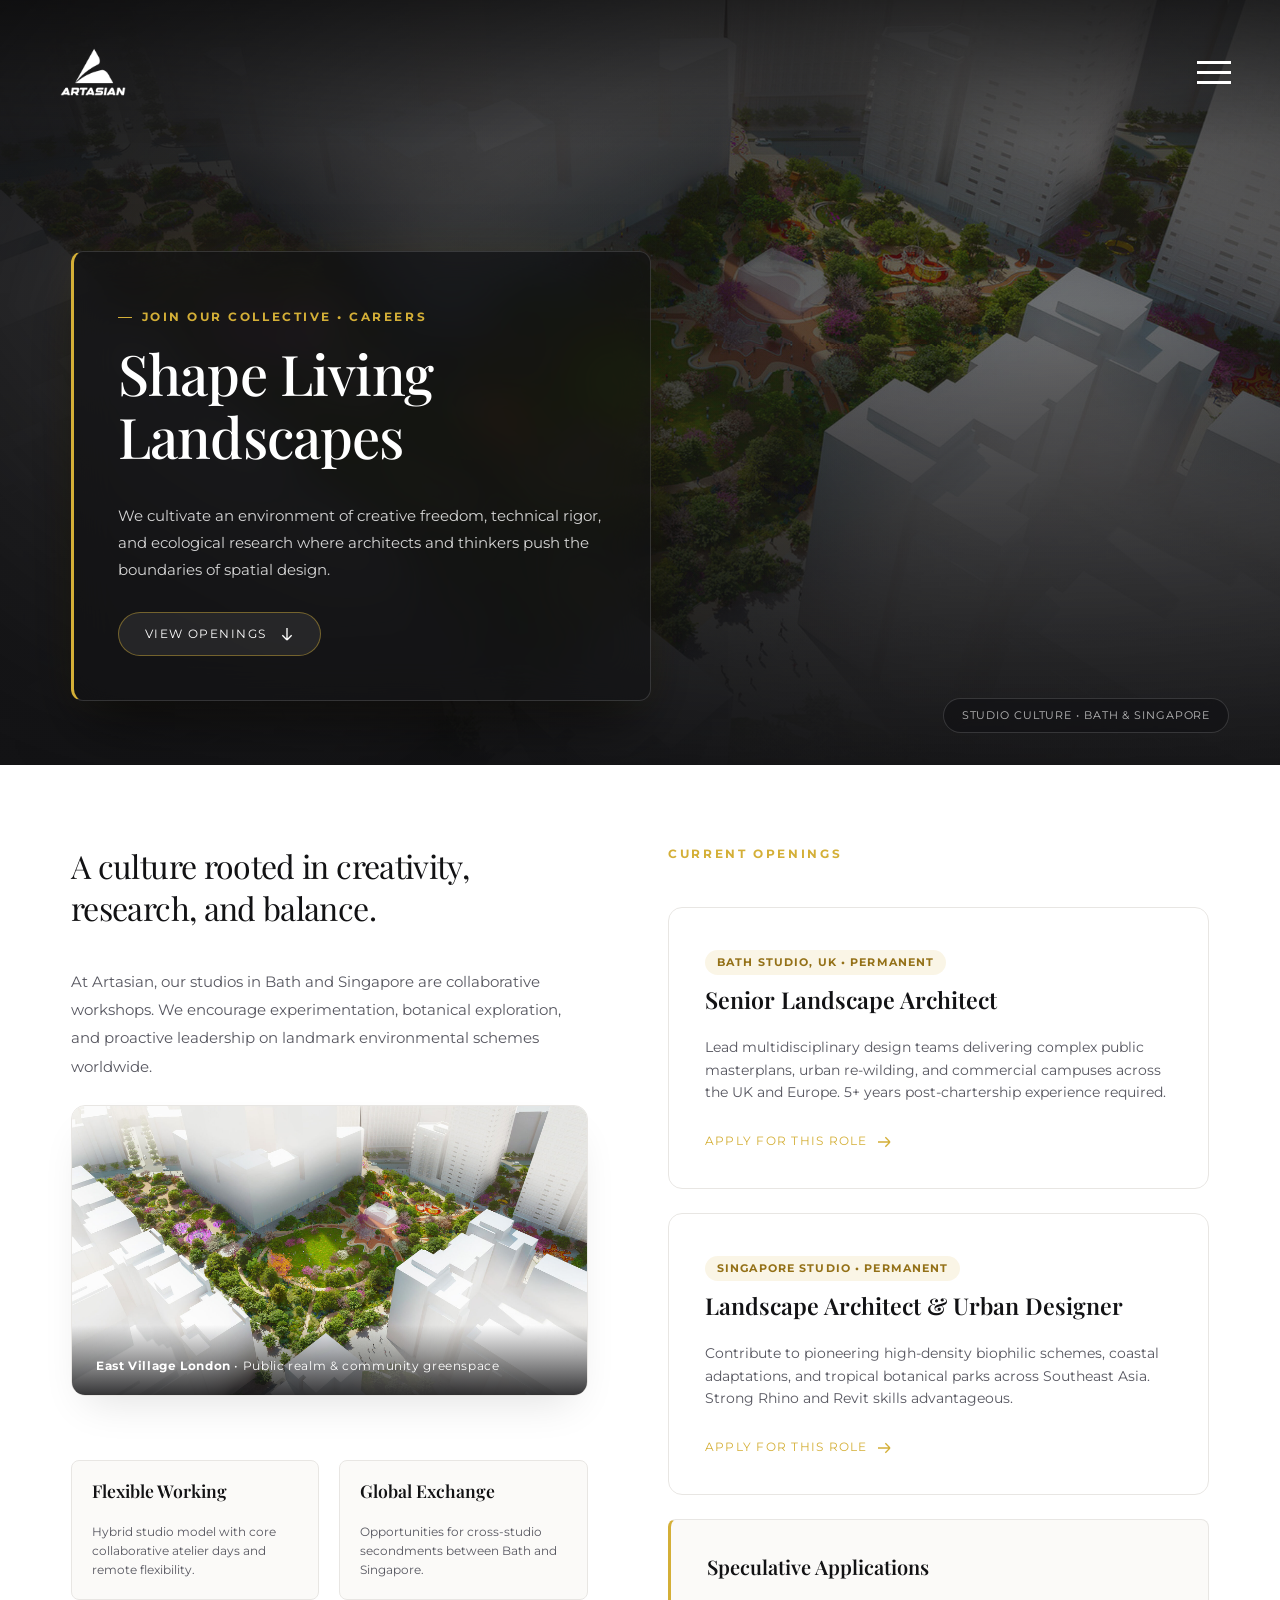
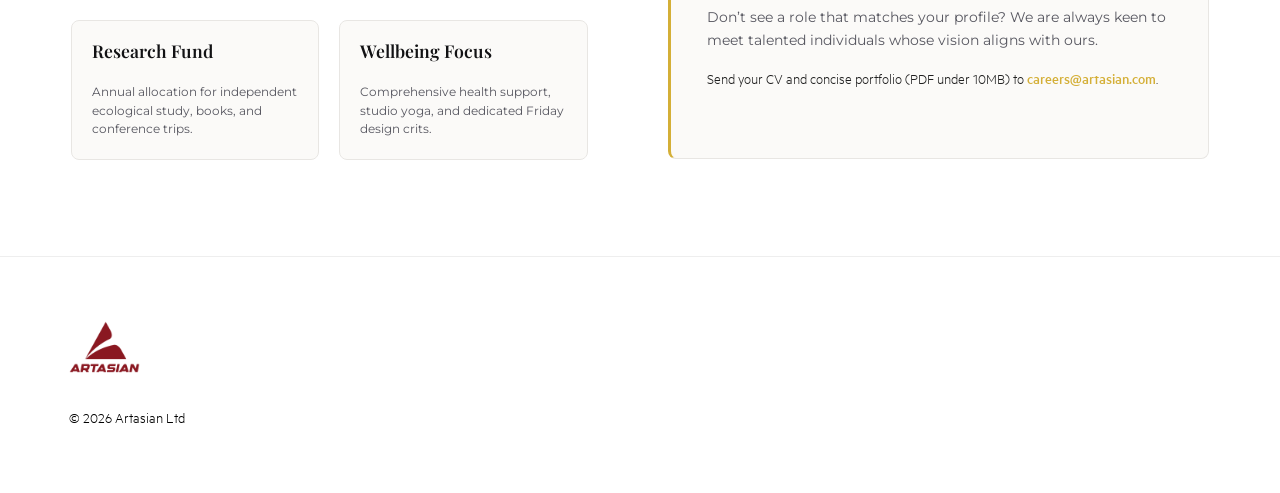
<file: careers.html>
<!DOCTYPE html>
<html lang="en-gb" dir="ltr" class="no-js">
<head>
  <meta charset="utf-8">
  <meta name="viewport" content="width=device-width, initial-scale=1, viewport-fit=cover">
  <title>Careers | Artasian</title>
  <meta name="description" content="Join our international landscape architecture team in Bath and Singapore.">
  <link rel="icon" type="image/png" href="assets/img/artasian-icon-dark.png">

  <!-- Google Fonts: Luxury Architectural Typography -->
  <link rel="preconnect" href="https://fonts.googleapis.com">
  <link rel="preconnect" href="https://fonts.gstatic.com" crossorigin>
  <link href="https://fonts.googleapis.com/css2?family=Cormorant+Garamond:wght@500;600;700&family=Montserrat:wght@400;500;600;700&family=Playfair+Display:ital,wght@0,400;0,500;0,600;0,700;1,400&display=swap" rel="stylesheet">

  <link rel="stylesheet" href="assets/css/style.css">
  <link rel="stylesheet" href="assets/css/custom.css?v=22.0">
</head>
<body class="bg-white">

  <!-- Header -->
  <header class="fixed inset-x-0 top-0 w-full header z-100 md:z-40">
    <div class="relative z-30 flex flex-wrap items-center justify-between header__inner">
      <a class="inline-block header__logo" href="index.html" title="Artasian – Home">
        <img class="header__logo-img header__logo--white" src="assets/img/artasian-logo-white.png" alt="Artasian" height="48">
        <img class="header__logo-img header__logo--dark" src="assets/img/artasian-logo-dark.png" alt="Artasian" height="48">
      </a>

      <button class="-mr-1 appearance-none burger" type="button" data-menu-opener id="menu" aria-label="Toggle navigation menu">
        <span class="burger__bar"></span>
      </button>
    </div>
  </header>

  <!-- LUXURY ARCHITECTURAL SIDE DRAWER & BACKDROP -->
  <div class="art-drawer-backdrop" id="drawer-backdrop"></div>
  
  <aside class="art-drawer" id="site-menu" role="dialog" aria-modal="true" aria-label="Navigation Menu">
    <!-- Top Bar with Brand Pill & Close Button -->
    <div class="art-drawer__header">
      <div class="art-drawer__brand">
        <span class="art-drawer__eyebrow">ARTASIAN &bull; STUDIO</span>
      </div>
      <button type="button" class="art-drawer__close" id="menu-close-btn" aria-label="Close menu">
        <span>&times;</span>
      </button>
    </div>

    <!-- Main Navigation Links -->
    <div class="art-drawer__body">
      <ul class="art-drawer__nav" id="menu-inner">
        <li class="art-drawer__item">
          <a href="index.html" class="art-drawer__link">
            <span class="art-drawer__num">01</span>
            <span class="art-drawer__text">Home</span>
          </a>
        </li>
        <li class="art-drawer__item">
          <a href="planet.html" class="art-drawer__link">
            <span class="art-drawer__num">02</span>
            <span class="art-drawer__text">Planet</span>
          </a>
        </li>
        <li class="art-drawer__item">
          <a href="practice.html" class="art-drawer__link">
            <span class="art-drawer__num">03</span>
            <span class="art-drawer__text">Practice</span>
          </a>
        </li>
        <li class="art-drawer__item">
          <a href="projects.html" class="art-drawer__link">
            <span class="art-drawer__num">04</span>
            <span class="art-drawer__text">Projects</span>
          </a>
        </li>
        <li class="art-drawer__item">
          <a href="news.html" class="art-drawer__link">
            <span class="art-drawer__num">05</span>
            <span class="art-drawer__text">Latest</span>
          </a>
        </li>
        <li class="art-drawer__item">
          <a href="careers.html" class="art-drawer__link is-active-page">
            <span class="art-drawer__num">06</span>
            <span class="art-drawer__text">Careers</span>
          </a>
        </li>
        <li class="art-drawer__item">
          <a href="contact.html" class="art-drawer__link">
            <span class="art-drawer__num">07</span>
            <span class="art-drawer__text">Contact</span>
          </a>
        </li>
      </ul>
    </div>

    <!-- Footer: Studio Location & Contact -->
    <div class="art-drawer__footer">
      <div class="art-drawer__studios">
        <span class="art-drawer__city">Bath</span>
        <span class="art-drawer__sep">&bull;</span>
        <span class="art-drawer__city">London</span>
        <span class="art-drawer__sep">&bull;</span>
        <span class="art-drawer__city">Singapore</span>
      </div>
      <p class="art-drawer__email">
        <a href="mailto:info@artasian.com">info@artasian.com</a>
      </p>
    </div>
  </aside>

  <main id="page-wrapper">
    <!-- Cinematic Careers Hero Header -->
    <header class="careers-hero-cinematic">
      <img src="assets/img/projects/east-village.jpg" class="lux-hero-bg" alt="Artasian Landscape Design Collective Careers" width="2560" height="1707">
      <div class="lux-hero-overlay"></div>

      <div class="planet-container relative z-20 w-full">
        <div class="lux-hero-card" data-aos="fade-up">
          <span class="lux-hero-eyebrow">JOIN OUR COLLECTIVE &bull; CAREERS</span>
          <h1 class="lux-hero-title">Shape Living Landscapes</h1>
          <p class="lux-hero-lead">We cultivate an environment of creative freedom, technical rigor, and ecological research where architects and thinkers push the boundaries of spatial design.</p>
          <div class="lux-hero-actions">
            <a href="mailto:careers@artasian.com" class="lux-hero-btn">
              <span>View Openings</span>
              <svg width="16" height="16" fill="none" stroke="currentColor" stroke-width="2" viewBox="0 0 24 24"><path d="M19 14l-7 7m0 0l-7-7m7 7V3"></path></svg>
            </a>
          </div>
        </div>
      </div>

      <div class="lux-hero-badge-tag">
        <span>Studio Culture &bull; Bath & Singapore</span>
      </div>
    </header>

    <!-- Studio Culture & Open Roles Grid -->
    <div class="bg-white">
      <div class="planet-container">
        <div class="careers-layout-grid">
          
          <!-- Culture & Benefits Column -->
          <div class="careers-culture-panel" data-aos="fade-up">
            <h2 class="careers-culture-title">A culture rooted in creativity, research, and balance.</h2>
            <p class="careers-culture-text">
              At Artasian, our studios in Bath and Singapore are collaborative workshops. We encourage experimentation, botanical exploration, and proactive leadership on landmark environmental schemes worldwide.
            </p>
            <div class="practice-image-frame mb-4">
              <img src="assets/img/projects/east-village.jpg" alt="Collaborative Studio Culture">
              <div class="practice-image-caption">
                <strong>East Village London</strong> &bull; Public realm & community greenspace
              </div>
            </div>

            <!-- Perks Grid -->
            <div class="careers-perks-list">
              <div class="careers-perk-item">
                <h4>Flexible Working</h4>
                <p>Hybrid studio model with core collaborative atelier days and remote flexibility.</p>
              </div>
              <div class="careers-perk-item">
                <h4>Global Exchange</h4>
                <p>Opportunities for cross-studio secondments between Bath and Singapore.</p>
              </div>
              <div class="careers-perk-item">
                <h4>Research Fund</h4>
                <p>Annual allocation for independent ecological study, books, and conference trips.</p>
              </div>
              <div class="careers-perk-item">
                <h4>Wellbeing Focus</h4>
                <p>Comprehensive health support, studio yoga, and dedicated Friday design crits.</p>
              </div>
            </div>
          </div>

          <!-- Open Roles Column -->
          <div class="career-openings-panel">
            <span class="planet-eyebrow" style="font-size: 0.75rem;">CURRENT OPENINGS</span>

            <!-- Role 1 -->
            <div class="career-job-card" data-aos="fade-up">
              <span class="career-job-location">Bath Studio, UK &bull; Permanent</span>
              <h3 class="career-job-title">Senior Landscape Architect</h3>
              <p class="career-job-desc">
                Lead multidisciplinary design teams delivering complex public masterplans, urban re-wilding, and commercial campuses across the UK and Europe. 5+ years post-chartership experience required.
              </p>
              <a href="mailto:careers@artasian.com?subject=Application:%20Senior%20Landscape%20Architect%20(Bath)" class="career-job-apply">
                <span>Apply for this role</span>
                <svg width="16" height="16" fill="none" stroke="currentColor" stroke-width="2" viewBox="0 0 24 24"><path d="M14 5l7 7m0 0l-7 7m7-7H3"></path></svg>
              </a>
            </div>

            <!-- Role 2 -->
            <div class="career-job-card" data-aos="fade-up" data-aos-delay="100">
              <span class="career-job-location">Singapore Studio &bull; Permanent</span>
              <h3 class="career-job-title">Landscape Architect & Urban Designer</h3>
              <p class="career-job-desc">
                Contribute to pioneering high-density biophilic schemes, coastal adaptations, and tropical botanical parks across Southeast Asia. Strong Rhino and Revit skills advantageous.
              </p>
              <a href="mailto:careers@artasian.com?subject=Application:%20Landscape%20Architect%20(Singapore)" class="career-job-apply">
                <span>Apply for this role</span>
                <svg width="16" height="16" fill="none" stroke="currentColor" stroke-width="2" viewBox="0 0 24 24"><path d="M14 5l7 7m0 0l-7 7m7-7H3"></path></svg>
              </a>
            </div>

            <!-- Speculative Applications Banner -->
            <div class="practice-matrix-card" data-aos="fade-up" data-aos-delay="200" style="background: var(--lux-bg-alt); border-left: 3px solid var(--lux-gold);">
              <h3 class="practice-matrix-title" style="font-size: 1.25rem;">Speculative Applications</h3>
              <p class="practice-matrix-desc" style="margin-bottom: 1rem;">
                Don’t see a role that matches your profile? We are always keen to meet talented individuals whose vision aligns with ours.
              </p>
              <p class="text-xs text-grey-dark">
                Send your CV and concise portfolio (PDF under 10MB) to <a href="mailto:careers@artasian.com" class="font-bold text-black hover:underline" style="color: var(--lux-gold);">careers@artasian.com</a>.
              </p>
            </div>

          </div>

        </div>
      </div>
    </div>
  </main>

  <!-- Footer -->
  <footer class="relative py-4 text-sm bg-white footer">
    <div class="wrapper">
      <div class="g-grid">
        <div class="g-grid__col md:w-12/17 lg:w-10/17">
          <div class="footer__logo mb-2">
            <img class="footer__logo-img" src="assets/img/artasian-logo-dark.png" alt="Artasian" height="52">
          </div>
          <p class="text-xs text-grey-mid">&copy; 2026 Artasian Ltd</p>
        </div>
      </div>
    </div>
  </footer>

  <!-- SVG Sprite -->
  <div class="visuallyhidden" style="display: none;">
    <svg xmlns="http://www.w3.org/2000/svg">
      <symbol id="grant-associates-logo" viewBox="0 0 148.031 54.513"><path d="M28.994 6.687a.705.705 0 01-.879.678 4.979 4.979 0 00-1.135-.126 4.327 4.327 0 00-4.147 3.338v11.284a.7.7 0 01-.7.7h-1.618a.7.7 0 01-.7-.7V5.407a.7.7 0 01.7-.7h1.615a.7.7 0 01.7.7v1.631a4.992 4.992 0 014.429-2.695 6 6 0 011.162.105.7.7 0 01.57.69zM48.583 4.705H50.2a.7.7 0 01.7.7v1.553a6.681 6.681 0 015.275-2.614c4.067 0 6.282 2.614 6.282 6.515v11a.7.7 0 01-.7.7H60.1a.7.7 0 01-.7-.7V11.342c0-2.494-1.248-4.224-3.946-4.224a4.85 4.85 0 00-4.554 3.339v11.4a.7.7 0 01-.7.7h-1.617a.7.7 0 01-.7-.7V5.407a.7.7 0 01.7-.7M71.058 22.562h-1.615a.7.7 0 01-.7-.7V7.279H65.7a.7.7 0 01-.7-.7V5.407a.7.7 0 01.7-.7h3.04V.7a.7.7 0 01.7-.7h1.615a.7.7 0 01.7.7v4H75.2a.7.7 0 01.7.7v1.178a.7.7 0 01-.7.7h-3.439v14.583a.7.7 0 01-.7.7M17.517 50.983a.7.7 0 011.1-.577 8.4 8.4 0 004.783 1.533c1.974 0 3.7-.724 3.7-2.494 0-1.327-1.006-2.051-2.577-2.574l-2.456-.844c-2.7-.885-4.51-2.172-4.51-5.068 0-3.137 2.778-5.027 6.322-5.027a9.5 9.5 0 014.747 1.209 1.15 1.15 0 01.568 1v1.1a.7.7 0 01-1.084.587 7.446 7.446 0 00-4.231-1.318c-1.853 0-3.383.8-3.383 2.333 0 1.447.967 1.93 2.658 2.533l2.738.925c2.7.925 4.188 2.494 4.188 5.028 0 3.3-2.939 5.188-6.685 5.188a10.444 10.444 0 01-5.322-1.382 1.17 1.17 0 01-.557-.993zM32.538 50.983a.7.7 0 011.1-.577 8.406 8.406 0 004.782 1.533c1.973 0 3.7-.724 3.7-2.494 0-1.327-1.007-2.051-2.578-2.574l-2.456-.844c-2.7-.885-4.51-2.172-4.51-5.068 0-3.137 2.778-5.027 6.322-5.027a9.5 9.5 0 014.747 1.209 1.151 1.151 0 01.569 1v1.1a.7.7 0 01-1.085.587 7.446 7.446 0 00-4.229-1.322c-1.852 0-3.382.8-3.382 2.333 0 1.447.966 1.93 2.657 2.533l2.739.925c2.7.925 4.187 2.494 4.187 5.028 0 3.3-2.939 5.188-6.684 5.188a10.448 10.448 0 01-5.323-1.382 1.169 1.169 0 01-.556-.993zM55.531 38.586c-3.221 0-5.154 2.735-5.154 6.636s1.933 6.637 5.154 6.637 5.154-2.735 5.154-6.637-1.932-6.636-5.154-6.636m0 15.927c-4.912 0-8.215-3.821-8.215-9.291s3.3-9.29 8.215-9.29c4.873 0 8.215 3.821 8.215 9.29s-3.342 9.291-8.215 9.291M74.458 35.932a7.633 7.633 0 014.5 1.253.712.712 0 01.294.572v1.257a.7.7 0 01-1.073.595 6.387 6.387 0 00-3.518-.982c-3.181 0-5.758 2.493-5.758 6.595s2.577 6.6 5.758 6.6a6.387 6.387 0 003.518-.982.7.7 0 011.073.595v1.257a.712.712 0 01-.294.572 7.633 7.633 0 01-4.5 1.253c-4.832 0-8.618-3.579-8.618-9.291s3.786-9.29 8.618-9.29M84.95 54.151h-1.615a.7.7 0 01-.7-.7V37a.7.7 0 01.7-.7h1.615a.7.7 0 01.7.7v16.449a.7.7 0 01-.7.7m-.828-21.316a1.958 1.958 0 01-1.932-1.93 1.953 1.953 0 013.906 0 1.967 1.967 0 01-1.974 1.93M111.65 54.151h-1.616a.7.7 0 01-.7-.7V38.868h-3.043a.7.7 0 01-.7-.7V37a.7.7 0 01.7-.7h3.043v-4a.7.7 0 01.7-.7h1.616a.7.7 0 01.7.7v4h3.45a.7.7 0 01.7.7v1.17a.7.7 0 01-.7.7h-3.446v14.579a.7.7 0 01-.7.7M120.889 43.372h9.222c-.121-2.614-1.45-4.866-4.349-4.866-2.376 0-4.309 1.569-4.873 4.866zm-.161 2.373c.121 4.143 2.738 6.114 6 6.114a7.655 7.655 0 004.022-.993.7.7 0 011.052.606v1.115a.715.715 0 01-.316.588 8.889 8.889 0 01-5.12 1.338c-5.155 0-8.618-3.5-8.618-9.13 0-5.55 3.222-9.451 7.974-9.451 4.832 0 7.328 3.5 7.328 8.727v.385a.7.7 0 01-.7.7zM135.467 50.983a.7.7 0 011.1-.577 8.408 8.408 0 004.782 1.533c1.973 0 3.7-.724 3.7-2.494 0-1.327-1.007-2.051-2.577-2.574l-2.457-.844c-2.7-.885-4.51-2.172-4.51-5.068 0-3.137 2.779-5.027 6.323-5.027a9.413 9.413 0 015 1.361.685.685 0 01.316.585v1.359a.7.7 0 01-1.084.587 7.446 7.446 0 00-4.231-1.318c-1.853 0-3.383.8-3.383 2.333 0 1.447.966 1.93 2.658 2.533l2.738.925c2.7.925 4.188 2.494 4.188 5.028 0 3.3-2.939 5.188-6.685 5.188a10.219 10.219 0 01-5.57-1.544.705.705 0 01-.309-.582zM13.007 17.093a5.185 5.185 0 01-4.551 2.775c-3.382 0-5.355-2.695-5.355-6.395 0-3.74 1.973-6.435 5.355-6.435a5.185 5.185 0 014.551 2.775zm2.358-12.388h-1.656a.7.7 0 00-.7.7v1.311a6.283 6.283 0 00-4.995-2.373C2.778 4.343.04 8.687.04 13.473S2.778 22.6 8.014 22.6a6.3 6.3 0 004.993-2.413v.758c0 3.821-2.5 5.711-5.678 5.711h-.074v2.734h.074c4.268 0 8.738-2.413 8.738-8.646V5.407a.7.7 0 00-.7-.7z" fill-rule="evenodd"/></symbol>
      <symbol id="grant-associates-logo-mobile" viewBox="0 0 784.305 300.6"><path d="M254.9 121.8h6.7a2.9 2.9 0 002.9-2.9V72c2.5-8.7 9.4-13.9 17.2-13.9a24.163 24.163 0 014.7.5 2.966 2.966 0 003.7-2.8v-6.4a2.987 2.987 0 00-2.4-2.9 22.654 22.654 0 00-4.8-.4 20.855 20.855 0 00-18.4 11.2v-6.8a2.9 2.9 0 00-2.9-2.9h-6.7a2.9 2.9 0 00-2.9 2.9v68.4a2.9 2.9 0 002.9 2.9" fill="#1a161a"/></symbol>
    </svg>
  </div>

  <script src="assets/js/main.js?v=22.0"></script>
</body>
</html>
</file>
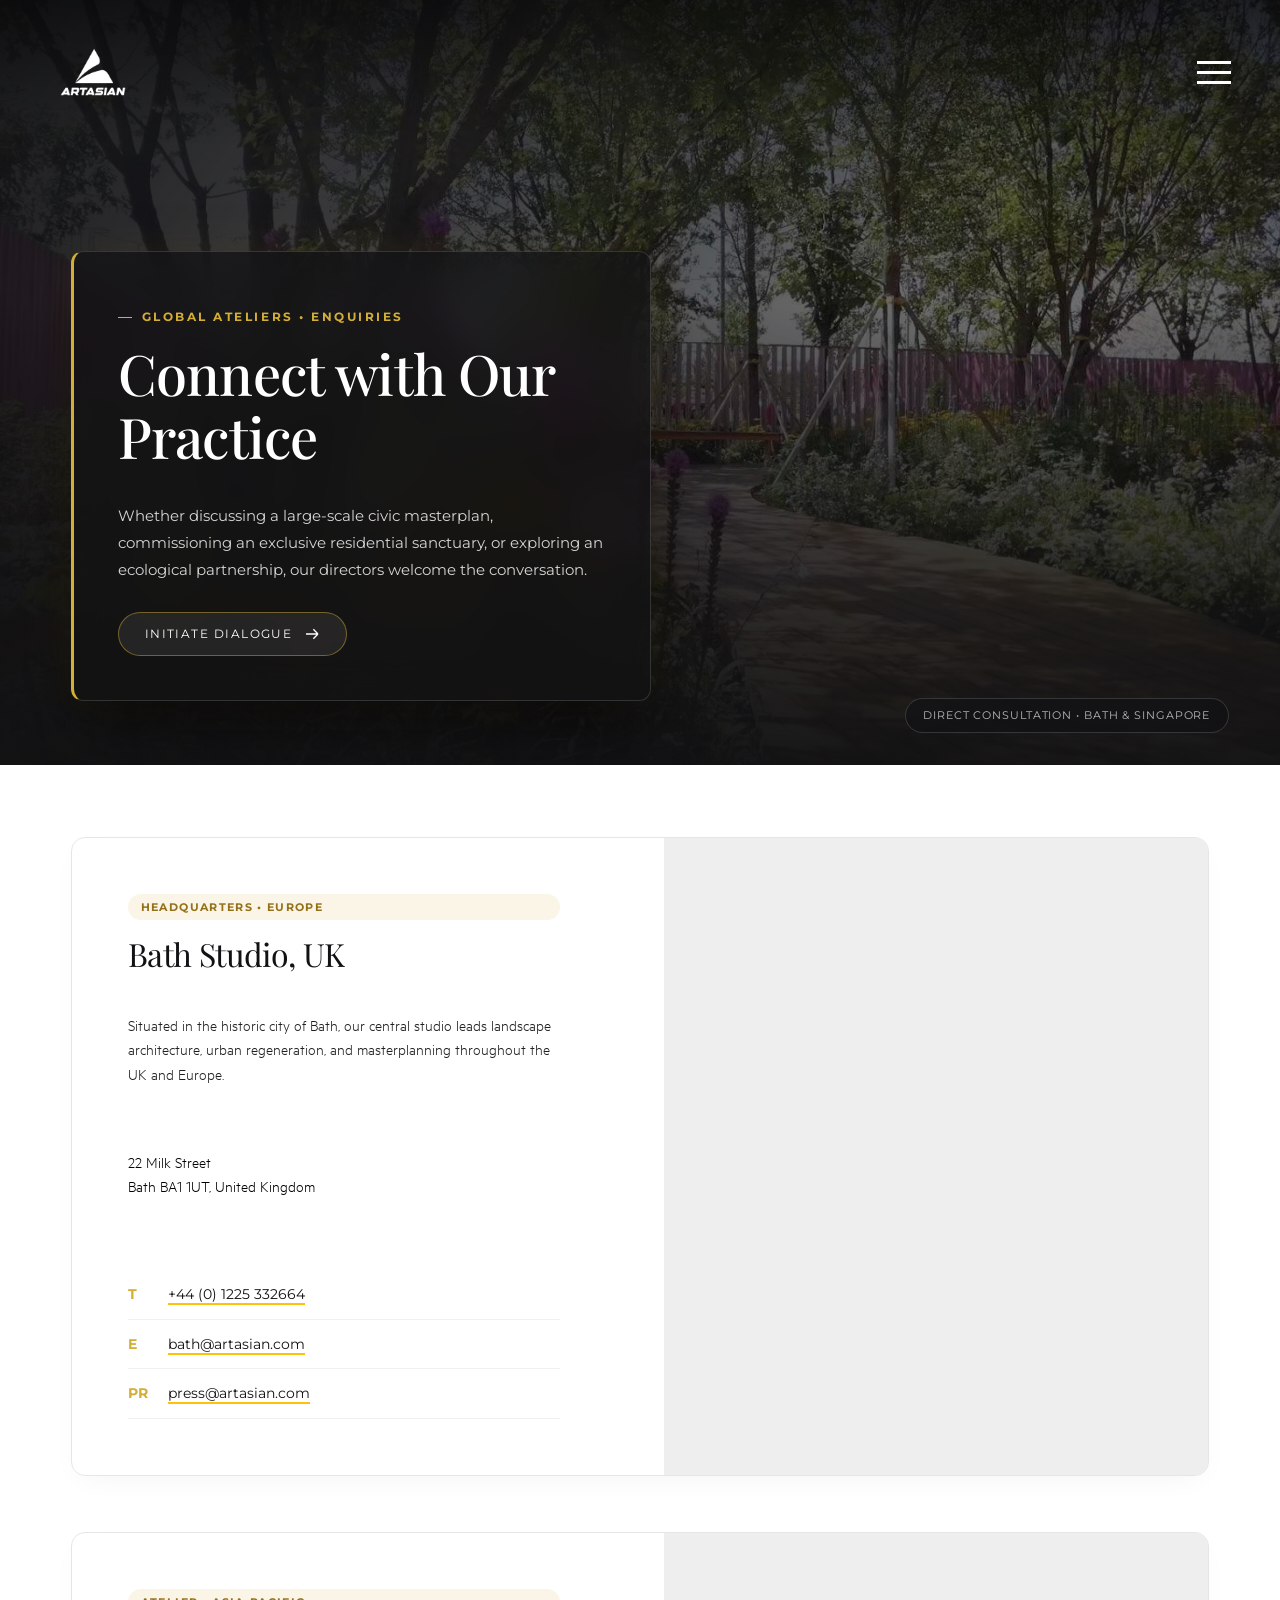
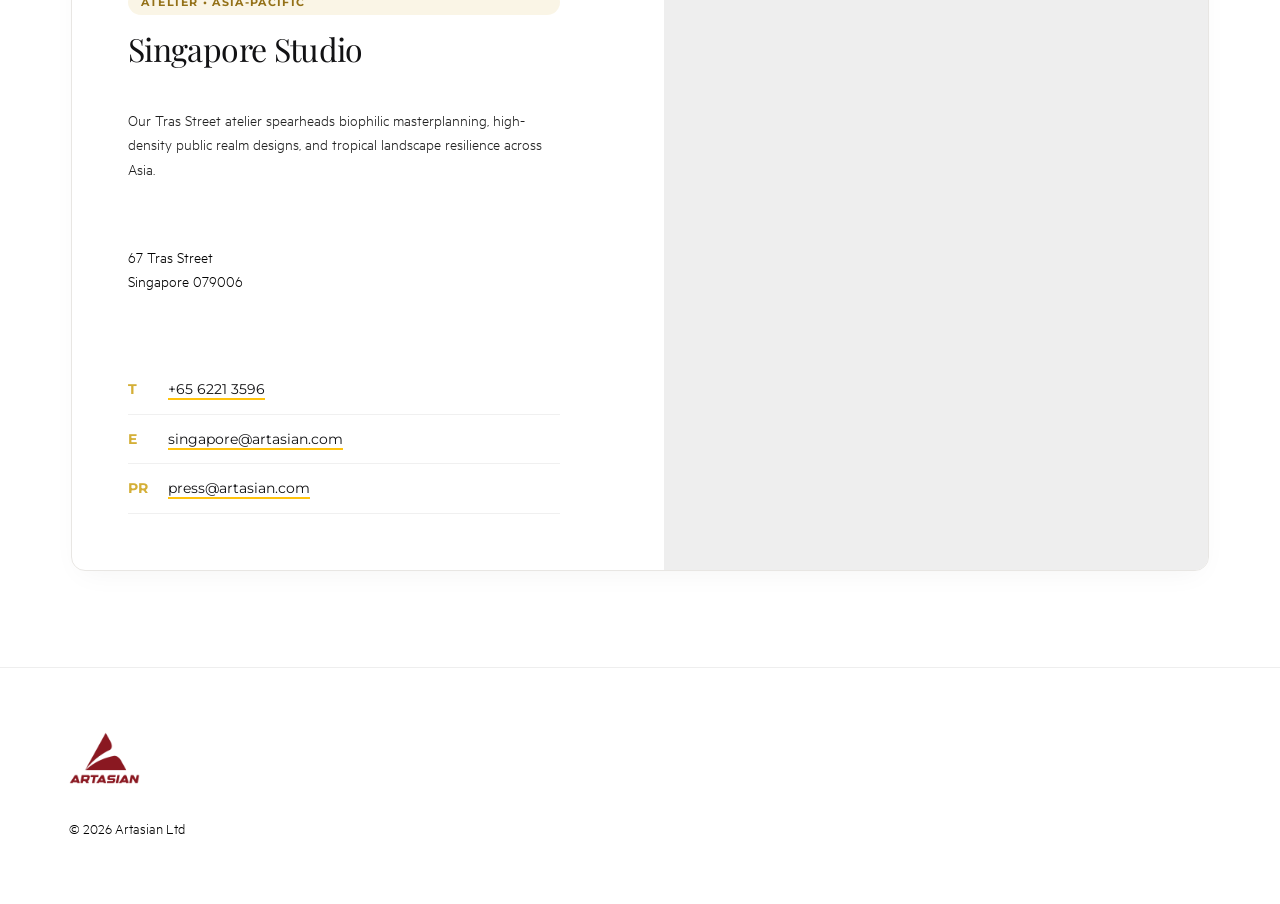
<file: contact.html>
<!DOCTYPE html>
<html lang="en-gb" dir="ltr" class="no-js">
<head>
  <meta charset="utf-8">
  <meta name="viewport" content="width=device-width, initial-scale=1, viewport-fit=cover">
  <title>Contact | Artasian</title>
  <meta name="description" content="Contact Artasian landscape architects in Bath, UK and Singapore.">
  <link rel="icon" type="image/png" href="assets/img/artasian-icon-dark.png">

  <!-- Google Fonts: Luxury Architectural Typography -->
  <link rel="preconnect" href="https://fonts.googleapis.com">
  <link rel="preconnect" href="https://fonts.gstatic.com" crossorigin>
  <link href="https://fonts.googleapis.com/css2?family=Cormorant+Garamond:wght@500;600;700&family=Montserrat:wght@400;500;600;700&family=Playfair+Display:ital,wght@0,400;0,500;0,600;0,700;1,400&display=swap" rel="stylesheet">

  <link rel="stylesheet" href="assets/css/style.css">
  <link rel="stylesheet" href="assets/css/custom.css?v=22.0">
</head>
<body class="bg-white">

  <!-- Header -->
  <header class="fixed inset-x-0 top-0 w-full header z-100 md:z-40">
    <div class="relative z-30 flex flex-wrap items-center justify-between header__inner">
      <a class="inline-block header__logo" href="index.html" title="Artasian – Home">
        <img class="header__logo-img header__logo--white" src="assets/img/artasian-logo-white.png" alt="Artasian" height="48">
        <img class="header__logo-img header__logo--dark" src="assets/img/artasian-logo-dark.png" alt="Artasian" height="48">
      </a>

      <button class="-mr-1 appearance-none burger" type="button" data-menu-opener id="menu" aria-label="Toggle navigation menu">
        <span class="burger__bar"></span>
      </button>
    </div>
  </header>

  <!-- LUXURY ARCHITECTURAL SIDE DRAWER & BACKDROP -->
  <div class="art-drawer-backdrop" id="drawer-backdrop"></div>
  
  <aside class="art-drawer" id="site-menu" role="dialog" aria-modal="true" aria-label="Navigation Menu">
    <!-- Top Bar with Brand Pill & Close Button -->
    <div class="art-drawer__header">
      <div class="art-drawer__brand">
        <span class="art-drawer__eyebrow">ARTASIAN &bull; STUDIO</span>
      </div>
      <button type="button" class="art-drawer__close" id="menu-close-btn" aria-label="Close menu">
        <span>&times;</span>
      </button>
    </div>

    <!-- Main Navigation Links -->
    <div class="art-drawer__body">
      <ul class="art-drawer__nav" id="menu-inner">
        <li class="art-drawer__item">
          <a href="index.html" class="art-drawer__link">
            <span class="art-drawer__num">01</span>
            <span class="art-drawer__text">Home</span>
          </a>
        </li>
        <li class="art-drawer__item">
          <a href="planet.html" class="art-drawer__link">
            <span class="art-drawer__num">02</span>
            <span class="art-drawer__text">Planet</span>
          </a>
        </li>
        <li class="art-drawer__item">
          <a href="practice.html" class="art-drawer__link">
            <span class="art-drawer__num">03</span>
            <span class="art-drawer__text">Practice</span>
          </a>
        </li>
        <li class="art-drawer__item">
          <a href="projects.html" class="art-drawer__link">
            <span class="art-drawer__num">04</span>
            <span class="art-drawer__text">Projects</span>
          </a>
        </li>
        <li class="art-drawer__item">
          <a href="news.html" class="art-drawer__link">
            <span class="art-drawer__num">05</span>
            <span class="art-drawer__text">Latest</span>
          </a>
        </li>
        <li class="art-drawer__item">
          <a href="careers.html" class="art-drawer__link">
            <span class="art-drawer__num">06</span>
            <span class="art-drawer__text">Careers</span>
          </a>
        </li>
        <li class="art-drawer__item">
          <a href="contact.html" class="art-drawer__link is-active-page">
            <span class="art-drawer__num">07</span>
            <span class="art-drawer__text">Contact</span>
          </a>
        </li>
      </ul>
    </div>

    <!-- Footer: Studio Location & Contact -->
    <div class="art-drawer__footer">
      <div class="art-drawer__studios">
        <span class="art-drawer__city">Bath</span>
        <span class="art-drawer__sep">&bull;</span>
        <span class="art-drawer__city">London</span>
        <span class="art-drawer__sep">&bull;</span>
        <span class="art-drawer__city">Singapore</span>
      </div>
      <p class="art-drawer__email">
        <a href="mailto:info@artasian.com">info@artasian.com</a>
      </p>
    </div>
  </aside>

  <main id="page-wrapper">
    <!-- Cinematic Luxury Contact Hero -->
    <section class="contact-hero-cinematic">
      <img src="assets/img/contact-hero.jpg" class="lux-hero-bg" alt="Artasian International Studio Contact" width="2560" height="1920">
      <div class="lux-hero-overlay"></div>

      <div class="planet-container relative z-20 w-full">
        <div class="lux-hero-card" data-aos="fade-up">
          <span class="lux-hero-eyebrow">GLOBAL ATELIERS &bull; ENQUIRIES</span>
          <h1 class="lux-hero-title">Connect with Our Practice</h1>
          <p class="lux-hero-lead">Whether discussing a large-scale civic masterplan, commissioning an exclusive residential sanctuary, or exploring an ecological partnership, our directors welcome the conversation.</p>
          <div class="lux-hero-actions">
            <a href="mailto:info@artasian.com" class="lux-hero-btn">
              <span>Initiate Dialogue</span>
              <svg width="16" height="16" fill="none" stroke="currentColor" stroke-width="2" viewBox="0 0 24 24"><path d="M14 5l7 7m0 0l-7 7m7-7H3"></path></svg>
            </a>
          </div>
        </div>
      </div>

      <div class="lux-hero-badge-tag">
        <span>Direct Consultation &bull; Bath & Singapore</span>
      </div>
    </section>

    <!-- Studio Directory & Locations -->
    <div class="bg-white">
      <div class="planet-container">
        <div class="contact-main-grid">

          <!-- Bath UK Studio -->
          <div class="contact-card-premium" data-aos="fade-up">
            <div class="contact-info-panel">
              <span class="practice-studio-tag">Headquarters &bull; Europe</span>
              <h2>Bath Studio, UK</h2>
              <p class="text-sm text-grey-dark leading-relaxed mb-4">
                Situated in the historic city of Bath, our central studio leads landscape architecture, urban regeneration, and masterplanning throughout the UK and Europe.
              </p>
              <p class="text-sm font-medium text-black mb-3">
                22 Milk Street<br>
                Bath BA1 1UT, United Kingdom
              </p>
              <table class="contact-table-lux">
                <tr>
                  <td class="label">T</td>
                  <td><a href="tel:+441225332664">+44 (0) 1225 332664</a></td>
                </tr>
                <tr>
                  <td class="label">E</td>
                  <td><a href="mailto:bath@artasian.com">bath@artasian.com</a></td>
                </tr>
                <tr>
                  <td class="label">PR</td>
                  <td><a href="mailto:press@artasian.com">press@artasian.com</a></td>
                </tr>
              </table>
            </div>

            <div class="contact-map-frame">
              <iframe title="Artasian Bath Studio Map" src="https://maps.google.com/maps?q=22%20Milk%20Street%20Bath%20BA1%201UT&t=m&z=15&output=embed&iwloc=near" loading="lazy"></iframe>
            </div>
          </div>

          <!-- Singapore Studio -->
          <div class="contact-card-premium" data-aos="fade-up">
            <div class="contact-info-panel">
              <span class="practice-studio-tag">Atelier &bull; Asia-Pacific</span>
              <h2>Singapore Studio</h2>
              <p class="text-sm text-grey-dark leading-relaxed mb-4">
                Our Tras Street atelier spearheads biophilic masterplanning, high-density public realm designs, and tropical landscape resilience across Asia.
              </p>
              <p class="text-sm font-medium text-black mb-3">
                67 Tras Street<br>
                Singapore 079006
              </p>
              <table class="contact-table-lux">
                <tr>
                  <td class="label">T</td>
                  <td><a href="tel:+6562213596">+65 6221 3596</a></td>
                </tr>
                <tr>
                  <td class="label">E</td>
                  <td><a href="mailto:singapore@artasian.com">singapore@artasian.com</a></td>
                </tr>
                <tr>
                  <td class="label">PR</td>
                  <td><a href="mailto:press@artasian.com">press@artasian.com</a></td>
                </tr>
              </table>
            </div>

            <div class="contact-map-frame">
              <iframe title="Artasian Singapore Studio Map" src="https://maps.google.com/maps?q=67%20Tras%20Street%20Singapore%20079006&t=m&z=15&output=embed&iwloc=near" loading="lazy"></iframe>
            </div>
          </div>

        </div>
      </div>
    </div>
  </main>

  <!-- Footer -->
  <footer class="relative py-4 text-sm bg-white footer">
    <div class="wrapper">
      <div class="g-grid">
        <div class="g-grid__col md:w-12/17 lg:w-10/17">
          <div class="footer__logo mb-2">
            <img class="footer__logo-img" src="assets/img/artasian-logo-dark.png" alt="Artasian" height="52">
          </div>
          <p class="text-xs text-grey-mid">&copy; 2026 Artasian Ltd</p>
        </div>
      </div>
    </div>
  </footer>

  <!-- SVG Sprite -->
  <div class="visuallyhidden" style="display: none;">
    <svg xmlns="http://www.w3.org/2000/svg">
      <symbol id="grant-associates-logo" viewBox="0 0 148.031 54.513"><path d="M28.994 6.687a.705.705 0 01-.879.678 4.979 4.979 0 00-1.135-.126 4.327 4.327 0 00-4.147 3.338v11.284a.7.7 0 01-.7.7h-1.618a.7.7 0 01-.7-.7V5.407a.7.7 0 01.7-.7h1.615a.7.7 0 01.7.7v1.631a4.992 4.992 0 014.429-2.695 6 6 0 011.162.105.7.7 0 01.57.69zM48.583 4.705H50.2a.7.7 0 01.7.7v1.553a6.681 6.681 0 015.275-2.614c4.067 0 6.282 2.614 6.282 6.515v11a.7.7 0 01-.7.7H60.1a.7.7 0 01-.7-.7V11.342c0-2.494-1.248-4.224-3.946-4.224a4.85 4.85 0 00-4.554 3.339v11.4a.7.7 0 01-.7.7h-1.617a.7.7 0 01-.7-.7V5.407a.7.7 0 01.7-.7M71.058 22.562h-1.615a.7.7 0 01-.7-.7V7.279H65.7a.7.7 0 01-.7-.7V5.407a.7.7 0 01.7-.7h3.04V.7a.7.7 0 01.7-.7h1.615a.7.7 0 01.7.7v4H75.2a.7.7 0 01.7.7v1.178a.7.7 0 01-.7.7h-3.439v14.583a.7.7 0 01-.7.7" fill-rule="evenodd"/></symbol>
      <symbol id="grant-associates-logo-mobile" viewBox="0 0 784.305 300.6"><path d="M254.9 121.8h6.7a2.9 2.9 0 002.9-2.9V72c2.5-8.7 9.4-13.9 17.2-13.9a24.163 24.163 0 014.7.5 2.966 2.966 0 003.7-2.8v-6.4a2.987 2.987 0 00-2.4-2.9 22.654 22.654 0 00-4.8-.4 20.855 20.855 0 00-18.4 11.2v-6.8a2.9 2.9 0 00-2.9-2.9h-6.7a2.9 2.9 0 00-2.9 2.9v68.4a2.9 2.9 0 002.9 2.9" fill="#1a161a"/></symbol>
    </svg>
  </div>

  <script src="assets/js/main.js?v=22.0"></script>
</body>
</html>
</file>
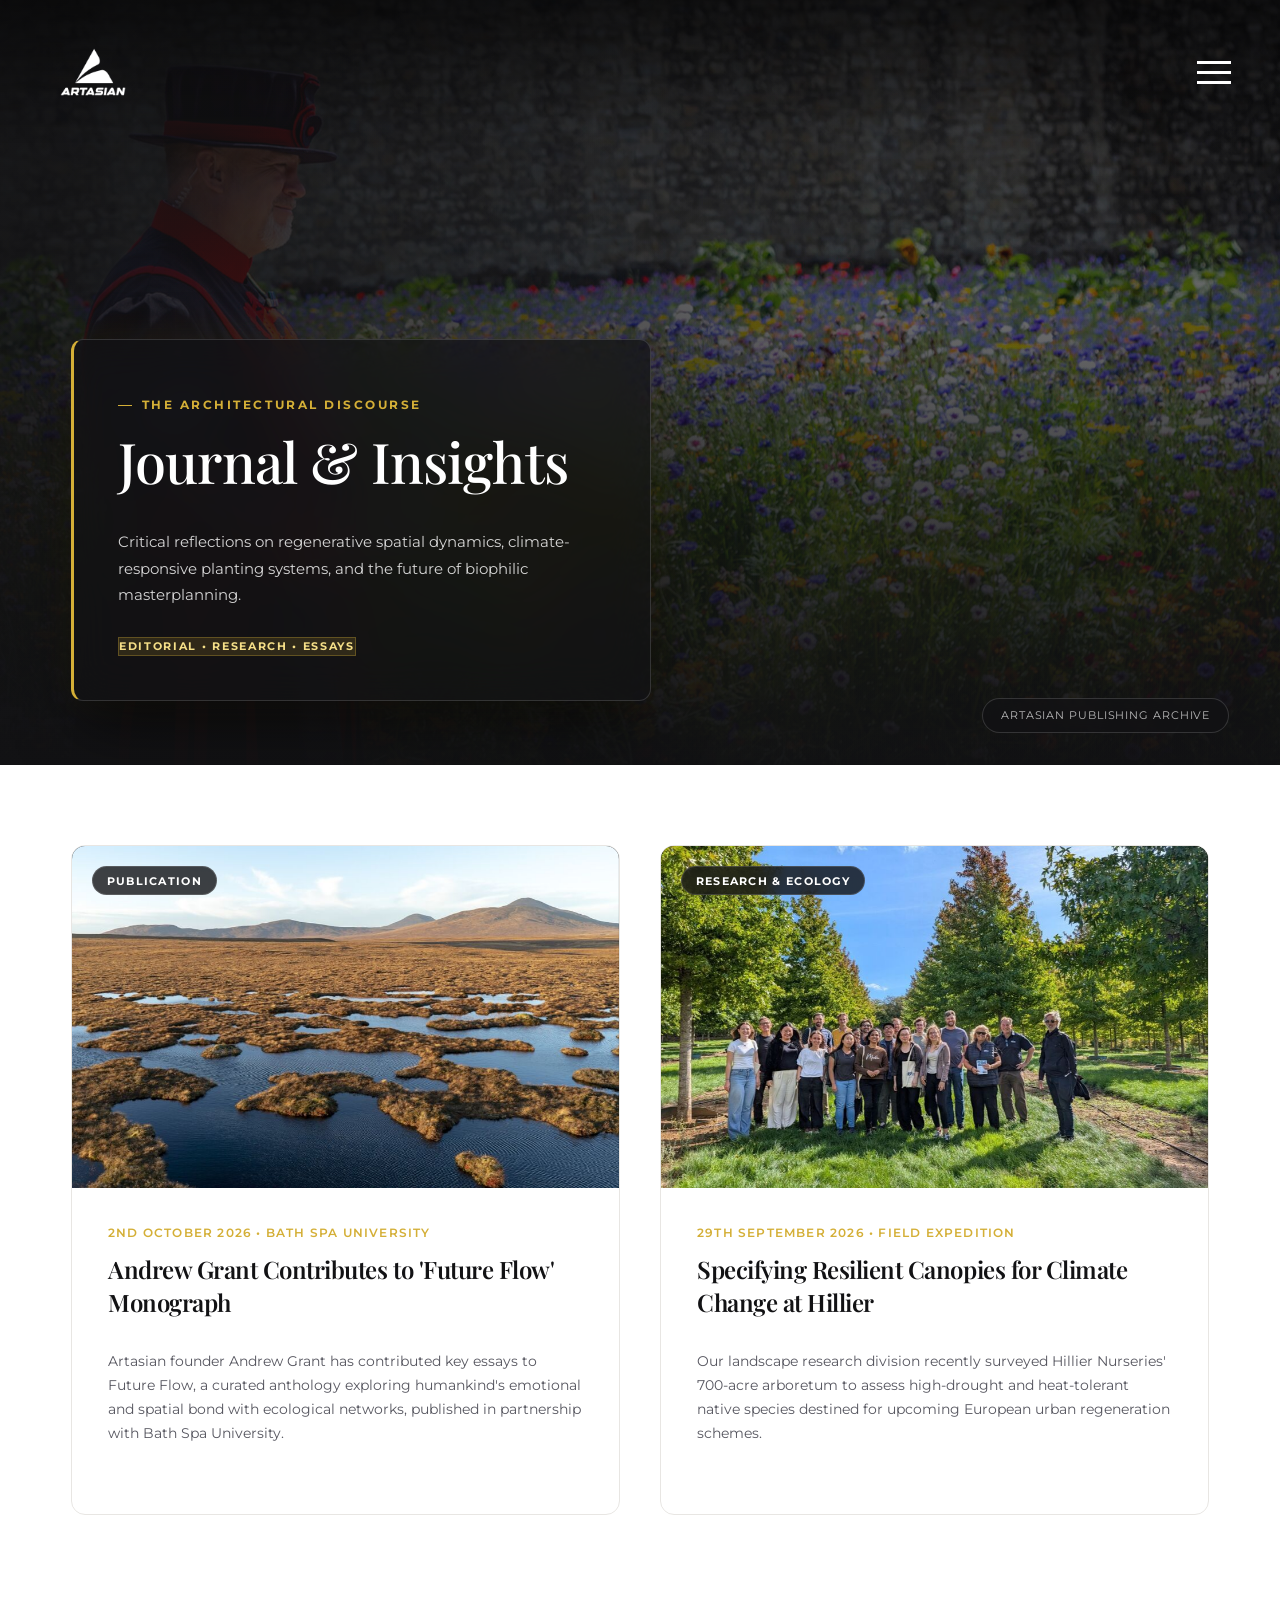
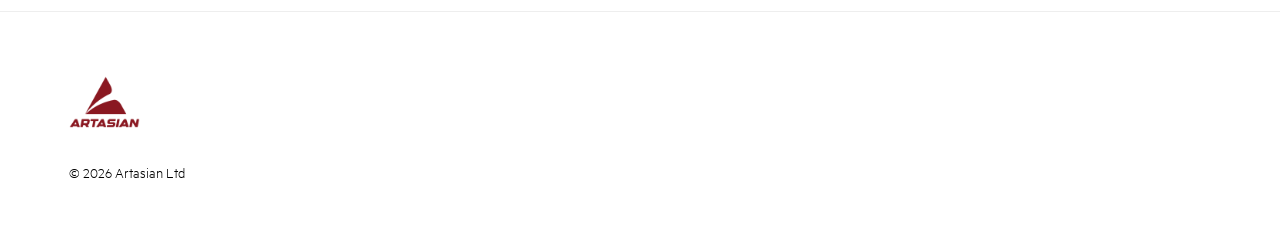
<file: news.html>
<!DOCTYPE html>
<html lang="en-gb" dir="ltr" class="no-js">
<head>
  <meta charset="utf-8">
  <meta name="viewport" content="width=device-width, initial-scale=1, viewport-fit=cover">
  <title>Latest News & Perspectives | Artasian</title>
  <meta name="description" content="Latest articles, insights and news from Artasian landscape architects.">
  <link rel="icon" type="image/png" href="assets/img/artasian-icon-dark.png">

  <!-- Google Fonts: Luxury Architectural Typography -->
  <link rel="preconnect" href="https://fonts.googleapis.com">
  <link rel="preconnect" href="https://fonts.gstatic.com" crossorigin>
  <link href="https://fonts.googleapis.com/css2?family=Cormorant+Garamond:wght@500;600;700&family=Montserrat:wght@400;500;600;700&family=Playfair+Display:ital,wght@0,400;0,500;0,600;0,700;1,400&display=swap" rel="stylesheet">

  <link rel="stylesheet" href="assets/css/style.css">
  <link rel="stylesheet" href="assets/css/custom.css?v=22.0">
</head>
<body class="bg-white">

  <!-- Header -->
  <header class="fixed inset-x-0 top-0 w-full header z-100 md:z-40">
    <div class="relative z-30 flex flex-wrap items-center justify-between header__inner">
      <a class="inline-block header__logo" href="index.html" title="Artasian – Home">
        <img class="header__logo-img header__logo--white" src="assets/img/artasian-logo-white.png" alt="Artasian" height="48">
        <img class="header__logo-img header__logo--dark" src="assets/img/artasian-logo-dark.png" alt="Artasian" height="48">
      </a>

      <button class="-mr-1 appearance-none burger" type="button" data-menu-opener id="menu" aria-label="Toggle navigation menu">
        <span class="burger__bar"></span>
      </button>
    </div>
  </header>

  <!-- LUXURY ARCHITECTURAL SIDE DRAWER & BACKDROP -->
  <div class="art-drawer-backdrop" id="drawer-backdrop"></div>
  
  <aside class="art-drawer" id="site-menu" role="dialog" aria-modal="true" aria-label="Navigation Menu">
    <!-- Top Bar with Brand Pill & Close Button -->
    <div class="art-drawer__header">
      <div class="art-drawer__brand">
        <span class="art-drawer__eyebrow">ARTASIAN &bull; STUDIO</span>
      </div>
      <button type="button" class="art-drawer__close" id="menu-close-btn" aria-label="Close menu">
        <span>&times;</span>
      </button>
    </div>

    <!-- Main Navigation Links -->
    <div class="art-drawer__body">
      <ul class="art-drawer__nav" id="menu-inner">
        <li class="art-drawer__item">
          <a href="index.html" class="art-drawer__link">
            <span class="art-drawer__num">01</span>
            <span class="art-drawer__text">Home</span>
          </a>
        </li>
        <li class="art-drawer__item">
          <a href="planet.html" class="art-drawer__link">
            <span class="art-drawer__num">02</span>
            <span class="art-drawer__text">Planet</span>
          </a>
        </li>
        <li class="art-drawer__item">
          <a href="practice.html" class="art-drawer__link">
            <span class="art-drawer__num">03</span>
            <span class="art-drawer__text">Practice</span>
          </a>
        </li>
        <li class="art-drawer__item">
          <a href="projects.html" class="art-drawer__link">
            <span class="art-drawer__num">04</span>
            <span class="art-drawer__text">Projects</span>
          </a>
        </li>
        <li class="art-drawer__item">
          <a href="news.html" class="art-drawer__link is-active-page">
            <span class="art-drawer__num">05</span>
            <span class="art-drawer__text">Latest</span>
          </a>
        </li>
        <li class="art-drawer__item">
          <a href="careers.html" class="art-drawer__link">
            <span class="art-drawer__num">06</span>
            <span class="art-drawer__text">Careers</span>
          </a>
        </li>
        <li class="art-drawer__item">
          <a href="contact.html" class="art-drawer__link">
            <span class="art-drawer__num">07</span>
            <span class="art-drawer__text">Contact</span>
          </a>
        </li>
      </ul>
    </div>

    <!-- Footer: Studio Location & Contact -->
    <div class="art-drawer__footer">
      <div class="art-drawer__studios">
        <span class="art-drawer__city">Bath</span>
        <span class="art-drawer__sep">&bull;</span>
        <span class="art-drawer__city">London</span>
        <span class="art-drawer__sep">&bull;</span>
        <span class="art-drawer__city">Singapore</span>
      </div>
      <p class="art-drawer__email">
        <a href="mailto:info@artasian.com">info@artasian.com</a>
      </p>
    </div>
  </aside>

  <main id="page-wrapper">
    <!-- Cinematic Journal Hero Header -->
    <header class="journal-hero-cinematic">
      <img src="assets/img/projects/superbloom.jpg" class="lux-hero-bg" alt="Architectural Journal and Landscape Insights" width="2560" height="1707">
      <div class="lux-hero-overlay"></div>

      <div class="planet-container relative z-20 w-full">
        <div class="lux-hero-card" data-aos="fade-up">
          <span class="lux-hero-eyebrow">THE ARCHITECTURAL DISCOURSE</span>
          <h1 class="lux-hero-title">Journal & Insights</h1>
          <p class="lux-hero-lead">Critical reflections on regenerative spatial dynamics, climate-responsive planting systems, and the future of biophilic masterplanning.</p>
          <div class="lux-hero-actions">
            <span class="planet-media-caption__tag" style="background: rgba(212, 175, 55, 0.15); color: var(--lux-gold-light); border: 1px solid rgba(212, 175, 55, 0.3);">
              Editorial &bull; Research &bull; Essays
            </span>
          </div>
        </div>
      </div>

      <div class="lux-hero-badge-tag">
        <span>Artasian Publishing Archive</span>
      </div>
    </header>

    <!-- Articles Section -->
    <div class="bg-white">
      <div class="planet-container">
        <div class="journal-articles-grid">
          
          <!-- Article 1 -->
          <article class="journal-card" data-aos="fade-up">
            <div class="journal-card-media">
              <img src="assets/img/news/andrew-grant-book.jpg" alt="Andrew Grant contributes to Future Flow book" loading="lazy">
              <span class="journal-card-badge">Publication</span>
            </div>
            <div class="journal-card-body">
              <span class="journal-card-date">2nd October 2026 &bull; Bath Spa University</span>
              <h2 class="journal-card-title">Andrew Grant Contributes to 'Future Flow' Monograph</h2>
              <p class="journal-card-excerpt">
                Artasian founder Andrew Grant has contributed key essays to Future Flow, a curated anthology exploring humankind's emotional and spatial bond with ecological networks, published in partnership with Bath Spa University.
              </p>
            </div>
          </article>

          <!-- Article 2 -->
          <article class="journal-card" data-aos="fade-up" data-aos-delay="100">
            <div class="journal-card-media">
              <img src="assets/img/news/hillier-nurseries.jpg" alt="Trees for a changing climate: a visit to Hillier Nurseries" loading="lazy">
              <span class="journal-card-badge">Research & Ecology</span>
            </div>
            <div class="journal-card-body">
              <span class="journal-card-date">29th September 2026 &bull; Field Expedition</span>
              <h2 class="journal-card-title">Specifying Resilient Canopies for Climate Change at Hillier</h2>
              <p class="journal-card-excerpt">
                Our landscape research division recently surveyed Hillier Nurseries' 700-acre arboretum to assess high-drought and heat-tolerant native species destined for upcoming European urban regeneration schemes.
              </p>
            </div>
          </article>

        </div>
      </div>
    </div>
  </main>

  <!-- Footer -->
  <footer class="relative py-4 text-sm bg-white footer">
    <div class="wrapper">
      <div class="g-grid">
        <div class="g-grid__col md:w-12/17 lg:w-10/17">
          <div class="footer__logo mb-2">
            <img class="footer__logo-img" src="assets/img/artasian-logo-dark.png" alt="Artasian" height="52">
          </div>
          <p class="text-xs text-grey-mid">&copy; 2026 Artasian Ltd</p>
        </div>
      </div>
    </div>
  </footer>

  <!-- SVG Sprite -->
  <div class="visuallyhidden" style="display: none;">
    <svg xmlns="http://www.w3.org/2000/svg">
      <symbol id="grant-associates-logo" viewBox="0 0 148.031 54.513"><path d="M28.994 6.687a.705.705 0 01-.879.678 4.979 4.979 0 00-1.135-.126 4.327 4.327 0 00-4.147 3.338v11.284a.7.7 0 01-.7.7h-1.618a.7.7 0 01-.7-.7V5.407a.7.7 0 01.7-.7h1.615a.7.7 0 01.7.7v1.631a4.992 4.992 0 014.429-2.695 6 6 0 011.162.105.7.7 0 01.57.69zM48.583 4.705H50.2a.7.7 0 01.7.7v1.553a6.681 6.681 0 015.275-2.614c4.067 0 6.282 2.614 6.282 6.515v11a.7.7 0 01-.7.7H60.1a.7.7 0 01-.7-.7V11.342c0-2.494-1.248-4.224-3.946-4.224a4.85 4.85 0 00-4.554 3.339v11.4a.7.7 0 01-.7.7h-1.617a.7.7 0 01-.7-.7V5.407a.7.7 0 01.7-.7M71.058 22.562h-1.615a.7.7 0 01-.7-.7V7.279H65.7a.7.7 0 01-.7-.7V5.407a.7.7 0 01.7-.7h3.04V.7a.7.7 0 01.7-.7h1.615a.7.7 0 01.7.7v4H75.2a.7.7 0 01.7.7v1.178a.7.7 0 01-.7.7h-3.439v14.583a.7.7 0 01-.7.7M17.517 50.983a.7.7 0 011.1-.577 8.4 8.4 0 004.783 1.533c1.974 0 3.7-.724 3.7-2.494 0-1.327-1.006-2.051-2.577-2.574l-2.456-.844c-2.7-.885-4.51-2.172-4.51-5.068 0-3.137 2.778-5.027 6.322-5.027a9.5 9.5 0 014.747 1.209 1.15 1.15 0 01.568 1v1.1a.7.7 0 01-1.084.587 7.446 7.446 0 00-4.231-1.318c-1.853 0-3.383.8-3.383 2.333 0 1.447.967 1.93 2.658 2.533l2.738.925c2.7.925 4.188 2.494 4.188 5.028 0 3.3-2.939 5.188-6.685 5.188a10.444 10.444 0 01-5.322-1.382 1.17 1.17 0 01-.557-.993zM32.538 50.983a.7.7 0 011.1-.577 8.406 8.406 0 004.782 1.533c1.973 0 3.7-.724 3.7-2.494 0-1.327-1.007-2.051-2.578-2.574l-2.456-.844c-2.7-.885-4.51-2.172-4.51-5.068 0-3.137 2.778-5.027 6.322-5.027a9.5 9.5 0 014.747 1.209 1.151 1.151 0 01.569 1v1.1a.7.7 0 01-1.085.587 7.446 7.446 0 00-4.229-1.322c-1.852 0-3.382.8-3.382 2.333 0 1.447.966 1.93 2.657 2.533l2.739.925c2.7.925 4.187 2.494 4.187 5.028 0 3.3-2.939 5.188-6.684 5.188a10.448 10.448 0 01-5.323-1.382 1.169 1.169 0 01-.556-.993zM55.531 38.586c-3.221 0-5.154 2.735-5.154 6.636s1.933 6.637 5.154 6.637 5.154-2.735 5.154-6.637-1.932-6.636-5.154-6.636m0 15.927c-4.912 0-8.215-3.821-8.215-9.291s3.3-9.29 8.215-9.29c4.873 0 8.215 3.821 8.215 9.29s-3.342 9.291-8.215 9.291M74.458 35.932a7.633 7.633 0 014.5 1.253.712.712 0 01.294.572v1.257a.7.7 0 01-1.073.595 6.387 6.387 0 00-3.518-.982c-3.181 0-5.758 2.493-5.758 6.595s2.577 6.6 5.758 6.6a6.387 6.387 0 003.518-.982.7.7 0 011.073.595v1.257a.712.712 0 01-.294.572 7.633 7.633 0 01-4.5 1.253c-4.832 0-8.618-3.579-8.618-9.291s3.786-9.29 8.618-9.29M84.95 54.151h-1.615a.7.7 0 01-.7-.7V37a.7.7 0 01.7-.7h1.615a.7.7 0 01.7.7v16.449a.7.7 0 01-.7.7m-.828-21.316a1.958 1.958 0 01-1.932-1.93 1.953 1.953 0 013.906 0 1.967 1.967 0 01-1.974 1.93M111.65 54.151h-1.616a.7.7 0 01-.7-.7V38.868h-3.043a.7.7 0 01-.7-.7V37a.7.7 0 01.7-.7h3.043v-4a.7.7 0 01.7-.7h1.616a.7.7 0 01.7.7v4h3.45a.7.7 0 01.7.7v1.17a.7.7 0 01-.7.7h-3.446v14.579a.7.7 0 01-.7.7M120.889 43.372h9.222c-.121-2.614-1.45-4.866-4.349-4.866-2.376 0-4.309 1.569-4.873 4.866zm-.161 2.373c.121 4.143 2.738 6.114 6 6.114a7.655 7.655 0 004.022-.993.7.7 0 011.052.606v1.115a.715.715 0 01-.316.588 8.889 8.889 0 01-5.12 1.338c-5.155 0-8.618-3.5-8.618-9.13 0-5.55 3.222-9.451 7.974-9.451 4.832 0 7.328 3.5 7.328 8.727v.385a.7.7 0 01-.7.7zM135.467 50.983a.7.7 0 011.1-.577 8.408 8.408 0 004.782 1.533c1.973 0 3.7-.724 3.7-2.494 0-1.327-1.007-2.051-2.577-2.574l-2.457-.844c-2.7-.885-4.51-2.172-4.51-5.068 0-3.137 2.779-5.027 6.323-5.027a9.413 9.413 0 015 1.361.685.685 0 01.316.585v1.359a.7.7 0 01-1.084.587 7.446 7.446 0 00-4.231-1.318c-1.853 0-3.383.8-3.383 2.333 0 1.447.966 1.93 2.658 2.533l2.738.925c2.7.925 4.188 2.494 4.188 5.028 0 3.3-2.939 5.188-6.685 5.188a10.219 10.219 0 01-5.57-1.544.705.705 0 01-.309-.582zM13.007 17.093a5.185 5.185 0 01-4.551 2.775c-3.382 0-5.355-2.695-5.355-6.395 0-3.74 1.973-6.435 5.355-6.435a5.185 5.185 0 014.551 2.775zm2.358-12.388h-1.656a.7.7 0 00-.7.7v1.311a6.283 6.283 0 00-4.995-2.373C2.778 4.343.04 8.687.04 13.473S2.778 22.6 8.014 22.6a6.3 6.3 0 004.993-2.413v.758c0 3.821-2.5 5.711-5.678 5.711h-.074v2.734h.074c4.268 0 8.738-2.413 8.738-8.646V5.407a.7.7 0 00-.7-.7z" fill-rule="evenodd"/></symbol>
      <symbol id="grant-associates-logo-mobile" viewBox="0 0 784.305 300.6"><path d="M254.9 121.8h6.7a2.9 2.9 0 002.9-2.9V72c2.5-8.7 9.4-13.9 17.2-13.9a24.163 24.163 0 014.7.5 2.966 2.966 0 003.7-2.8v-6.4a2.987 2.987 0 00-2.4-2.9 22.654 22.654 0 00-4.8-.4 20.855 20.855 0 00-18.4 11.2v-6.8a2.9 2.9 0 00-2.9-2.9h-6.7a2.9 2.9 0 00-2.9 2.9v68.4a2.9 2.9 0 002.9 2.9M371.5 121.8h6.7a2.9 2.9 0 002.9-2.9V71.5A20.223 20.223 0 01400 57.6c11.2 0 16.4 7.2 16.4 17.6v43.7a2.9 2.9 0 002.9 2.9h6.9a2.9 2.9 0 002.9-2.9V73.1c0-16.2-9.2-27.1-26.1-27.1a27.584 27.584 0 00-21.9 10.9v-6.4a2.9 2.9 0 00-2.9-2.9h-6.7a2.9 2.9 0 00-2.9 2.9v68.4a2.9 2.9 0 002.9 2.9M455.2 118.9a2.9 2.9 0 002.9 2.9h6.7a2.9 2.9 0 002.9-2.9V58.3H482a2.9 2.9 0 002.9-2.9v-4.9a2.9 2.9 0 00-2.9-2.9h-14.3V30.9a2.9 2.9 0 00-2.9-2.9h-6.7a2.9 2.9 0 00-2.9 2.9v16.6h-12.6a2.9 2.9 0 00-2.9 2.9v4.9a2.9 2.9 0 002.9 2.9h12.6z" fill="#1a161a"/></symbol>
    </svg>
  </div>

  <script src="assets/js/main.js?v=22.0"></script>
</body>
</html>
</file>
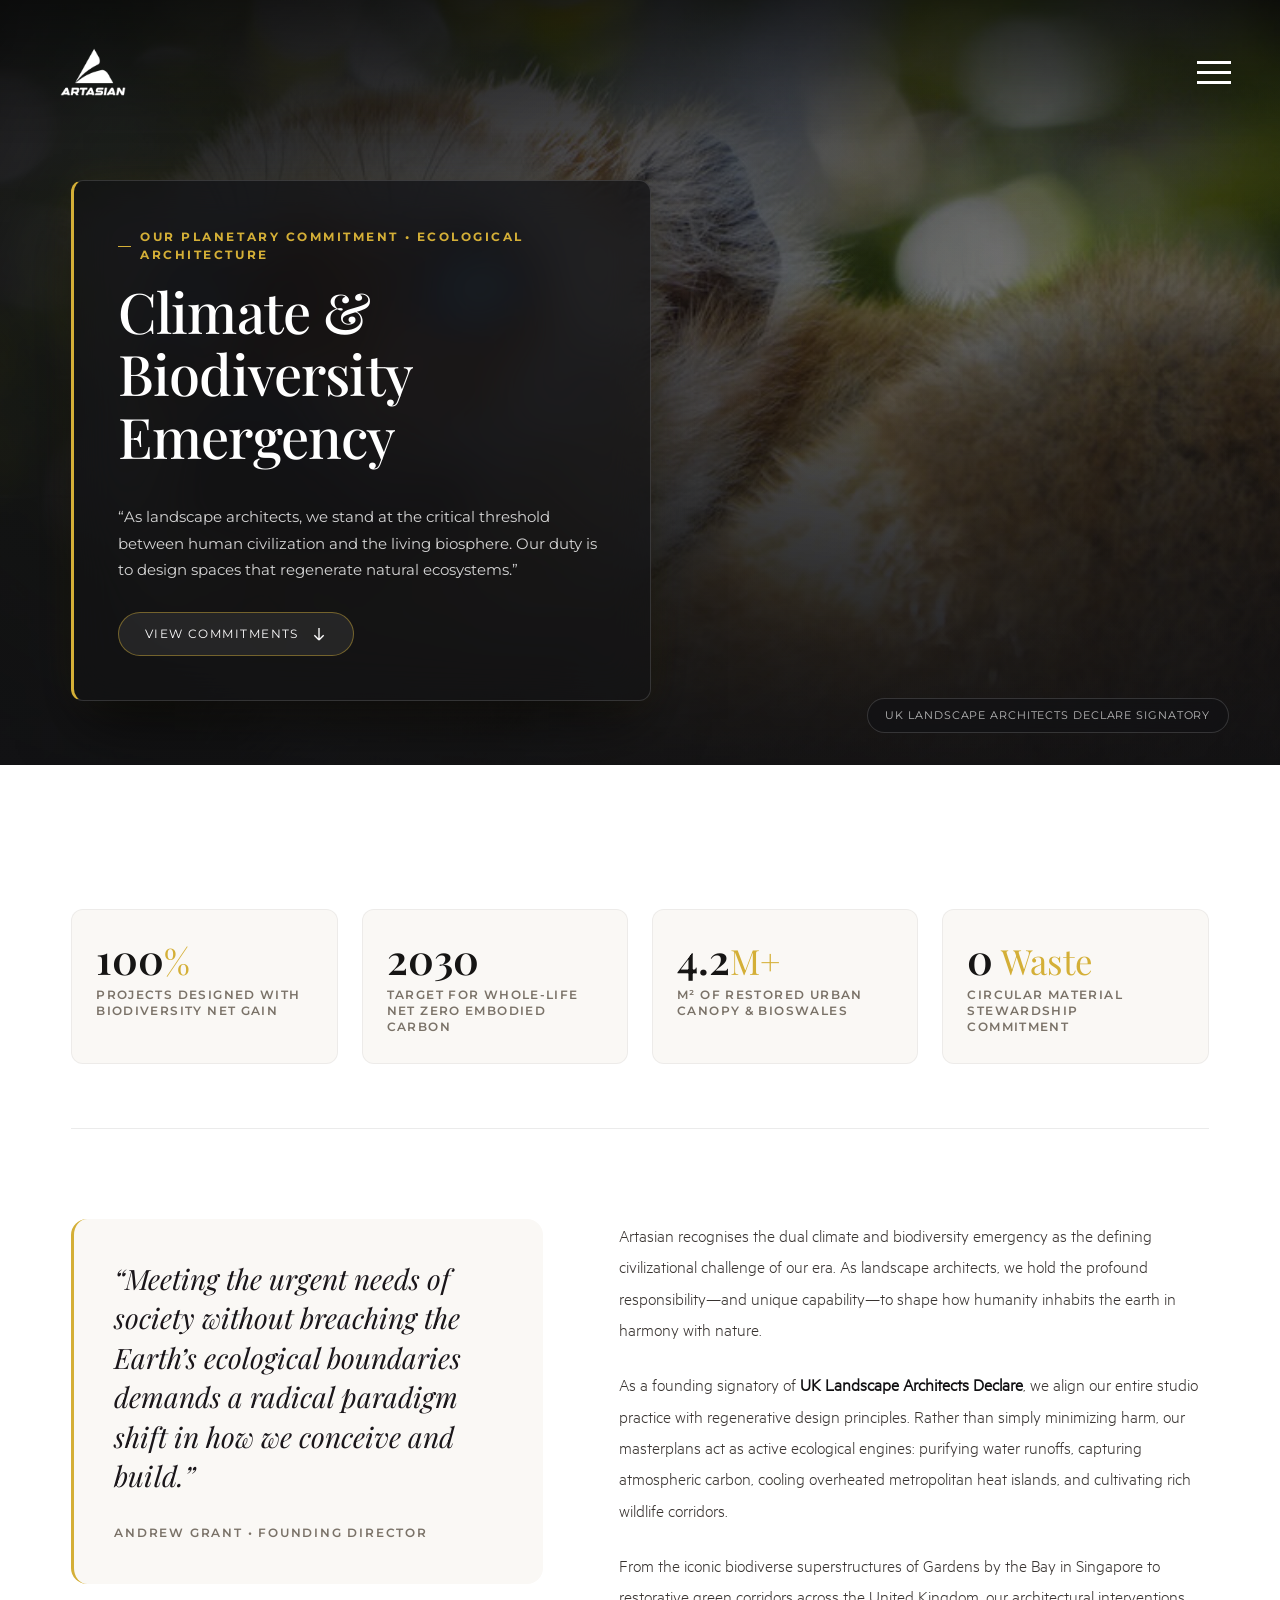
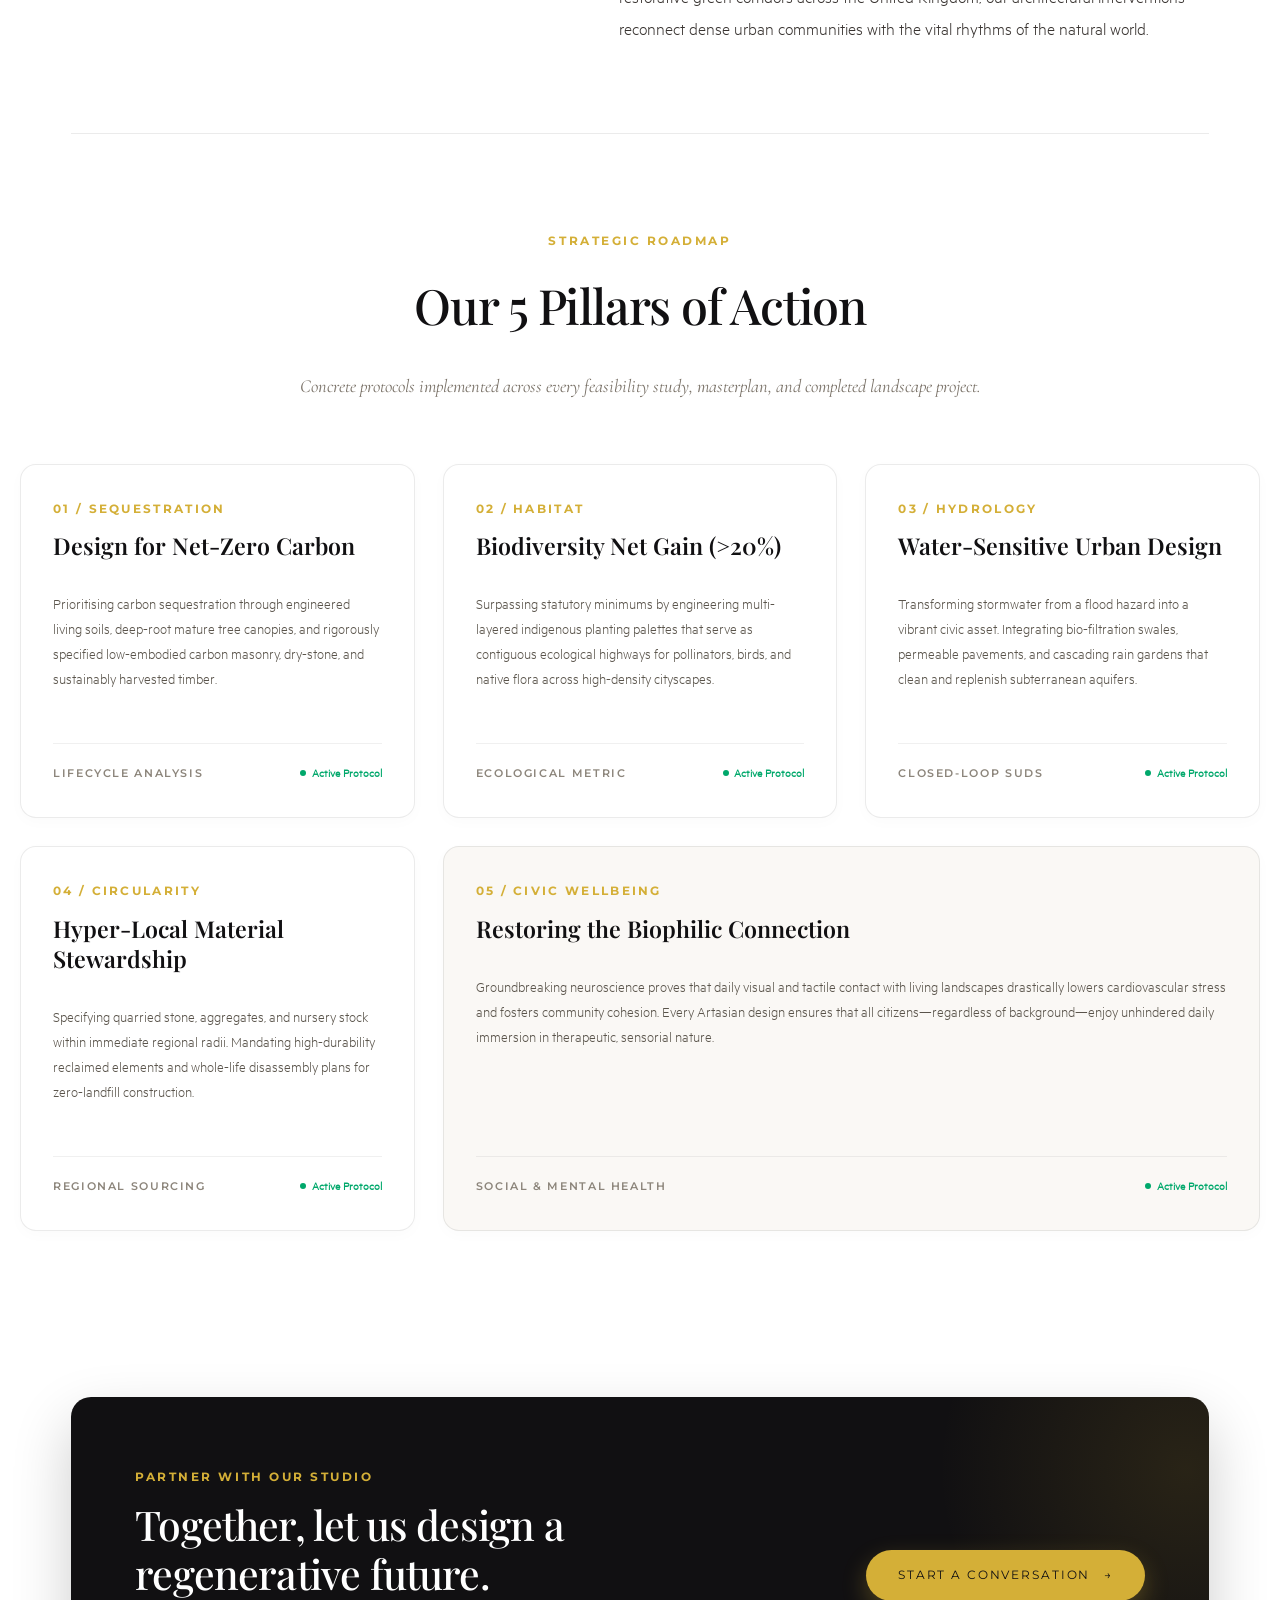
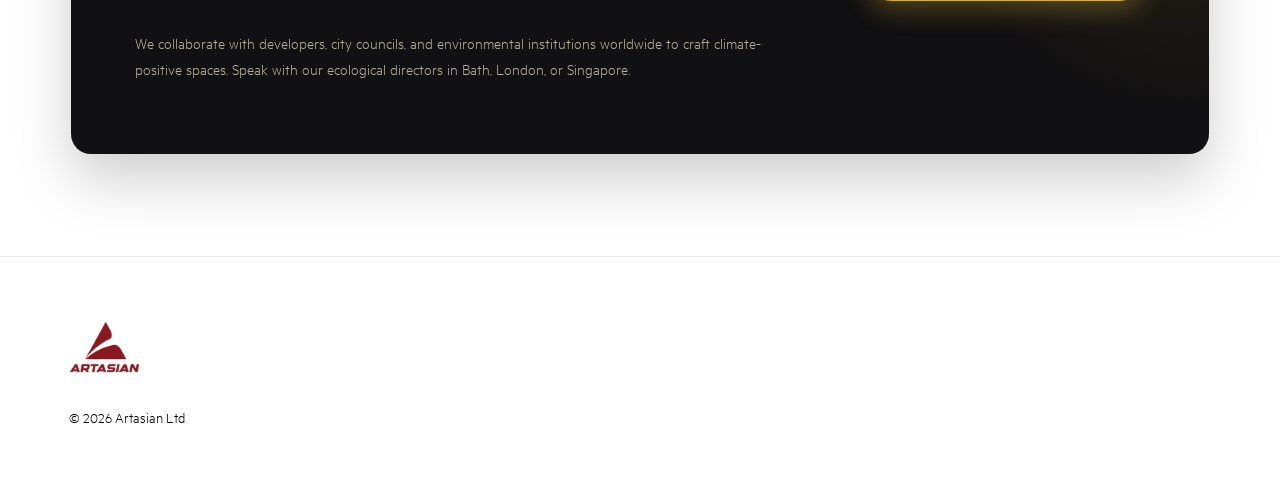
<file: planet.html>
<!DOCTYPE html>
<html lang="en-gb" dir="ltr" class="no-js">
<head>
  <meta charset="utf-8">
  <meta name="viewport" content="width=device-width, initial-scale=1, viewport-fit=cover">
  <title>Climate & Biodiversity Emergency | Artasian</title>
  <meta name="description" content="Artasian declares a climate and biodiversity emergency. Learn about our commitments to regenerative landscape design.">
  <link rel="icon" type="image/png" href="assets/img/artasian-icon-dark.png">

  <!-- Google Fonts: Luxury Architectural Typography -->
  <link rel="preconnect" href="https://fonts.googleapis.com">
  <link rel="preconnect" href="https://fonts.gstatic.com" crossorigin>
  <link href="https://fonts.googleapis.com/css2?family=Cormorant+Garamond:wght@500;600;700&family=Montserrat:wght@400;500;600;700&family=Playfair+Display:ital,wght@0,400;0,500;0,600;0,700;1,400&display=swap" rel="stylesheet">

  <link rel="stylesheet" href="assets/css/style.css">
  <link rel="stylesheet" href="assets/css/custom.css?v=22.0">
</head>
<body class="bg-white">

  <!-- Header -->
  <header class="fixed inset-x-0 top-0 w-full header z-100 md:z-40">
    <div class="relative z-30 flex flex-wrap items-center justify-between header__inner">
      <a class="inline-block header__logo" href="index.html" title="Artasian – Home">
        <img class="header__logo-img header__logo--white" src="assets/img/artasian-logo-white.png" alt="Artasian" height="48">
        <img class="header__logo-img header__logo--dark" src="assets/img/artasian-logo-dark.png" alt="Artasian" height="48">
      </a>

      <div class="hidden md:flex items-center ml-auto mr-4">
        <ul class="font-bold tracking-wide c-secondary-nav">
          <li class="c-secondary-nav__item">
            <a class="c-secondary-nav__link block p-1 text-xs uppercase" href="practice.html">
              <span>Practice</span>
            </a>
          </li>
          <li class="c-secondary-nav__item">
            <a class="c-secondary-nav__link block p-1 text-xs uppercase" href="practice.html#people">
              <span>People</span>
            </a>
          </li>
          <li class="c-secondary-nav__item">
            <a class="c-secondary-nav__link block p-1 text-xs uppercase" href="practice.html#awards">
              <span>Awards</span>
            </a>
          </li>
          <li class="c-secondary-nav__item">
            <a class="c-secondary-nav__link block p-1 text-xs uppercase" href="practice.html#clients">
              <span>Clients</span>
            </a>
          </li>
        </ul>
      </div>

      <button class="-mr-1 appearance-none burger" type="button" data-menu-opener id="menu" aria-label="Toggle navigation menu">
        <span class="burger__bar"></span>
      </button>
    </div>
  </header>

  <!-- LUXURY ARCHITECTURAL SIDE DRAWER & BACKDROP -->
  <div class="art-drawer-backdrop" id="drawer-backdrop"></div>
  
  <aside class="art-drawer" id="site-menu" role="dialog" aria-modal="true" aria-label="Navigation Menu">
    <!-- Top Bar with Brand Pill & Close Button -->
    <div class="art-drawer__header">
      <div class="art-drawer__brand">
        <span class="art-drawer__eyebrow">ARTASIAN &bull; STUDIO</span>
      </div>
      <button type="button" class="art-drawer__close" id="menu-close-btn" aria-label="Close menu">
        <span>&times;</span>
      </button>
    </div>

    <!-- Main Navigation Links -->
    <div class="art-drawer__body">
      <ul class="art-drawer__nav" id="menu-inner">
        <li class="art-drawer__item">
          <a href="index.html" class="art-drawer__link">
            <span class="art-drawer__num">01</span>
            <span class="art-drawer__text">Home</span>
          </a>
        </li>
        <li class="art-drawer__item">
          <a href="planet.html" class="art-drawer__link is-active-page">
            <span class="art-drawer__num">02</span>
            <span class="art-drawer__text">Planet</span>
          </a>
        </li>
        <li class="art-drawer__item">
          <a href="practice.html" class="art-drawer__link">
            <span class="art-drawer__num">03</span>
            <span class="art-drawer__text">Practice</span>
          </a>
        </li>
        <li class="art-drawer__item">
          <a href="projects.html" class="art-drawer__link">
            <span class="art-drawer__num">04</span>
            <span class="art-drawer__text">Projects</span>
          </a>
        </li>
        <li class="art-drawer__item">
          <a href="news.html" class="art-drawer__link">
            <span class="art-drawer__num">05</span>
            <span class="art-drawer__text">Latest</span>
          </a>
        </li>
        <li class="art-drawer__item">
          <a href="careers.html" class="art-drawer__link">
            <span class="art-drawer__num">06</span>
            <span class="art-drawer__text">Careers</span>
          </a>
        </li>
        <li class="art-drawer__item">
          <a href="contact.html" class="art-drawer__link">
            <span class="art-drawer__num">07</span>
            <span class="art-drawer__text">Contact</span>
          </a>
        </li>
      </ul>
    </div>

    <!-- Footer: Studio Location & Contact -->
    <div class="art-drawer__footer">
      <div class="art-drawer__studios">
        <span class="art-drawer__city">Bath</span>
        <span class="art-drawer__sep">&bull;</span>
        <span class="art-drawer__city">London</span>
        <span class="art-drawer__sep">&bull;</span>
        <span class="art-drawer__city">Singapore</span>
      </div>
      <p class="art-drawer__email">
        <a href="mailto:info@artasian.com">info@artasian.com</a>
      </p>
    </div>
  </aside>

  <main id="page-wrapper" class="planet-page">
    <!-- Cinematic Full-Bleed Architectural Hero Banner -->
    <section class="planet-page-hero">
      <img src="assets/img/intro/climate-emergency.jpg" class="lux-hero-bg" alt="Climate & Biodiversity Emergency Declaration" width="2560" height="1707">
      <div class="lux-hero-overlay"></div>

      <div class="planet-container relative z-20 w-full">
        <div class="lux-hero-card" data-aos="fade-up">
          <span class="lux-hero-eyebrow">Our Planetary Commitment &bull; Ecological Architecture</span>
          <h1 class="lux-hero-title">Climate &amp; Biodiversity Emergency</h1>
          <p class="lux-hero-lead">&ldquo;As landscape architects, we stand at the critical threshold between human civilization and the living biosphere. Our duty is to design spaces that regenerate natural ecosystems.&rdquo;</p>
          <div class="lux-hero-actions">
            <a href="#stats" class="lux-hero-btn">
              <span>View Commitments</span>
              <svg width="16" height="16" fill="none" stroke="currentColor" stroke-width="2" viewBox="0 0 24 24"><path d="M19 14l-7 7m0 0l-7-7m7 7V3"></path></svg>
            </a>
          </div>
        </div>
      </div>

      <div class="lux-hero-badge-tag">
        <span>UK Landscape Architects Declare Signatory</span>
      </div>
    </section>

    <!-- Impact & Measurable Targets Statistics Row -->
    <section class="planet-container" id="stats" style="padding-top: 5rem;">
      <div class="planet-stats-row">
        <div class="planet-stat-card">
          <div class="planet-stat-card__num">100<span>%</span></div>
          <div class="planet-stat-card__label">Projects Designed with Biodiversity Net Gain</div>
        </div>
        <div class="planet-stat-card">
          <div class="planet-stat-card__num">2030</div>
          <div class="planet-stat-card__label">Target for Whole-Life Net Zero Embodied Carbon</div>
        </div>
        <div class="planet-stat-card">
          <div class="planet-stat-card__num">4.2<span>M+</span></div>
          <div class="planet-stat-card__label">m&sup2; of Restored Urban Canopy &amp; Bioswales</div>
        </div>
        <div class="planet-stat-card">
          <div class="planet-stat-card__num">0<span> Waste</span></div>
          <div class="planet-stat-card__label">Circular Material Stewardship Commitment</div>
        </div>
      </div>
    </section>

    <!-- Editorial Manifesto Section -->
    <section class="planet-container">
      <div class="planet-manifesto">
        <div class="planet-manifesto__grid">
          <div class="planet-manifesto__quote-box">
            <blockquote class="planet-manifesto__quote">
              &ldquo;Meeting the urgent needs of society without breaching the Earth&rsquo;s ecological boundaries demands a radical paradigm shift in how we conceive and build.&rdquo;
            </blockquote>
            <span class="planet-manifesto__author">Andrew Grant &bull; Founding Director</span>
          </div>

          <div class="planet-manifesto__prose">
            <p>
              Artasian recognises the dual climate and biodiversity emergency as the defining civilizational challenge of our era. As landscape architects, we hold the profound responsibility—and unique capability—to shape how humanity inhabits the earth in harmony with nature.
            </p>
            <p>
              As a founding signatory of <strong>UK Landscape Architects Declare</strong>, we align our entire studio practice with regenerative design principles. Rather than simply minimizing harm, our masterplans act as active ecological engines: purifying water runoffs, capturing atmospheric carbon, cooling overheated metropolitan heat islands, and cultivating rich wildlife corridors.
            </p>
            <p>
              From the iconic biodiverse superstructures of <em>Gardens by the Bay</em> in Singapore to restorative green corridors across the United Kingdom, our architectural interventions reconnect dense urban communities with the vital rhythms of the natural world.
            </p>
          </div>
        </div>
      </div>
    </section>

    <!-- 5 Pillars of Regenerative Practice -->
    <section class="planet-container planet-pillars">
      <div class="planet-section-header">
        <span class="planet-eyebrow">Strategic Roadmap</span>
        <h2 class="planet-title">Our 5 Pillars of Action</h2>
        <p class="planet-lead" style="font-size: 1.15rem; color: #7a7268;">
          Concrete protocols implemented across every feasibility study, masterplan, and completed landscape project.
        </p>
      </div>

      <div class="planet-pillars-grid">
        <!-- Pillar 01 -->
        <div class="planet-pillar-card">
          <div class="planet-pillar-card__top">
            <span class="planet-pillar-card__index">01 / SEQUESTRATION</span>
            <h3 class="planet-pillar-card__title">Design for Net-Zero Carbon</h3>
            <p class="planet-pillar-card__desc">
              Prioritising carbon sequestration through engineered living soils, deep-root mature tree canopies, and rigorously specified low-embodied carbon masonry, dry-stone, and sustainably harvested timber.
            </p>
          </div>
          <div class="planet-pillar-card__footer">
            <span class="planet-pillar-card__target">Lifecycle Analysis</span>
            <span class="planet-pillar-card__status">Active Protocol</span>
          </div>
        </div>

        <!-- Pillar 02 -->
        <div class="planet-pillar-card">
          <div class="planet-pillar-card__top">
            <span class="planet-pillar-card__index">02 / HABITAT</span>
            <h3 class="planet-pillar-card__title">Biodiversity Net Gain (&gt;20%)</h3>
            <p class="planet-pillar-card__desc">
              Surpassing statutory minimums by engineering multi-layered indigenous planting palettes that serve as contiguous ecological highways for pollinators, birds, and native flora across high-density cityscapes.
            </p>
          </div>
          <div class="planet-pillar-card__footer">
            <span class="planet-pillar-card__target">Ecological Metric</span>
            <span class="planet-pillar-card__status">Active Protocol</span>
          </div>
        </div>

        <!-- Pillar 03 -->
        <div class="planet-pillar-card">
          <div class="planet-pillar-card__top">
            <span class="planet-pillar-card__index">03 / HYDROLOGY</span>
            <h3 class="planet-pillar-card__title">Water-Sensitive Urban Design</h3>
            <p class="planet-pillar-card__desc">
              Transforming stormwater from a flood hazard into a vibrant civic asset. Integrating bio-filtration swales, permeable pavements, and cascading rain gardens that clean and replenish subterranean aquifers.
            </p>
          </div>
          <div class="planet-pillar-card__footer">
            <span class="planet-pillar-card__target">Closed-Loop SuDS</span>
            <span class="planet-pillar-card__status">Active Protocol</span>
          </div>
        </div>

        <!-- Pillar 04 -->
        <div class="planet-pillar-card">
          <div class="planet-pillar-card__top">
            <span class="planet-pillar-card__index">04 / CIRCULARITY</span>
            <h3 class="planet-pillar-card__title">Hyper-Local Material Stewardship</h3>
            <p class="planet-pillar-card__desc">
              Specifying quarried stone, aggregates, and nursery stock within immediate regional radii. Mandating high-durability reclaimed elements and whole-life disassembly plans for zero-landfill construction.
            </p>
          </div>
          <div class="planet-pillar-card__footer">
            <span class="planet-pillar-card__target">Regional Sourcing</span>
            <span class="planet-pillar-card__status">Active Protocol</span>
          </div>
        </div>

        <!-- Pillar 05 (Spans 2 columns on desktop) -->
        <div class="planet-pillar-card planet-pillar-card--wide">
          <div class="planet-pillar-card__top">
            <span class="planet-pillar-card__index">05 / CIVIC WELLBEING</span>
            <h3 class="planet-pillar-card__title">Restoring the Biophilic Connection</h3>
            <p class="planet-pillar-card__desc">
              Groundbreaking neuroscience proves that daily visual and tactile contact with living landscapes drastically lowers cardiovascular stress and fosters community cohesion. Every Artasian design ensures that all citizens—regardless of background—enjoy unhindered daily immersion in therapeutic, sensorial nature.
            </p>
          </div>
          <div class="planet-pillar-card__footer">
            <span class="planet-pillar-card__target">Social &amp; Mental Health</span>
            <span class="planet-pillar-card__status">Active Protocol</span>
          </div>
        </div>
      </div>
    </section>

    <!-- Collaborative Action Callout -->
    <section class="planet-container">
      <div class="planet-cta">
        <div class="planet-cta__content">
          <span class="planet-cta__eyebrow">Partner with our studio</span>
          <h2 class="planet-cta__title">Together, let us design a regenerative future.</h2>
          <p class="planet-cta__desc">
            We collaborate with developers, city councils, and environmental institutions worldwide to craft climate-positive spaces. Speak with our ecological directors in Bath, London, or Singapore.
          </p>
        </div>
        <div class="planet-cta__action">
          <a href="contact.html" class="planet-cta__btn">
            <span>Start a Conversation</span>
            <span>&rarr;</span>
          </a>
        </div>
      </div>
    </section>
  </main>

  <!-- Footer -->
  <footer class="relative py-4 text-sm bg-white footer">
    <div class="wrapper">
      <div class="g-grid">
        <div class="g-grid__col md:w-12/17 lg:w-10/17">
          <div class="footer__logo mb-2">
            <img class="footer__logo-img" src="assets/img/artasian-logo-dark.png" alt="Artasian" height="52">
          </div>
          <p class="text-xs text-grey-mid">&copy; 2026 Artasian Ltd</p>
        </div>
      </div>
    </div>
  </footer>

  <!-- SVG Sprite -->
  <div class="visuallyhidden" style="display: none;">
    <svg xmlns="http://www.w3.org/2000/svg">
      <symbol id="grant-associates-logo" viewBox="0 0 148.031 54.513"><path d="M28.994 6.687a.705.705 0 01-.879.678 4.979 4.979 0 00-1.135-.126 4.327 4.327 0 00-4.147 3.338v11.284a.7.7 0 01-.7.7h-1.618a.7.7 0 01-.7-.7V5.407a.7.7 0 01.7-.7h1.615a.7.7 0 01.7.7v1.631a4.992 4.992 0 014.429-2.695 6 6 0 011.162.105.7.7 0 01.57.69zM48.583 4.705H50.2a.7.7 0 01.7.7v1.553a6.681 6.681 0 015.275-2.614c4.067 0 6.282 2.614 6.282 6.515v11a.7.7 0 01-.7.7H60.1a.7.7 0 01-.7-.7V11.342c0-2.494-1.248-4.224-3.946-4.224a4.85 4.85 0 00-4.554 3.339v11.4a.7.7 0 01-.7.7h-1.617a.7.7 0 01-.7-.7V5.407a.7.7 0 01.7-.7M71.058 22.562h-1.615a.7.7 0 01-.7-.7V7.279H65.7a.7.7 0 01-.7-.7V5.407a.7.7 0 01.7-.7h3.04V.7a.7.7 0 01.7-.7h1.615a.7.7 0 01.7.7v4H75.2a.7.7 0 01.7.7v1.178a.7.7 0 01-.7.7h-3.439v14.583a.7.7 0 01-.7.7M17.517 50.983a.7.7 0 011.1-.577 8.4 8.4 0 004.783 1.533c1.974 0 3.7-.724 3.7-2.494 0-1.327-1.006-2.051-2.577-2.574l-2.456-.844c-2.7-.885-4.51-2.172-4.51-5.068 0-3.137 2.778-5.027 6.322-5.027a9.5 9.5 0 014.747 1.209 1.15 1.15 0 01.568 1v1.1a.7.7 0 01-1.084.587 7.446 7.446 0 00-4.231-1.318c-1.853 0-3.383.8-3.383 2.333 0 1.447.967 1.93 2.658 2.533l2.738.925c2.7.925 4.188 2.494 4.188 5.028 0 3.3-2.939 5.188-6.685 5.188a10.444 10.444 0 01-5.322-1.382 1.17 1.17 0 01-.557-.993zM32.538 50.983a.7.7 0 011.1-.577 8.406 8.406 0 004.782 1.533c1.973 0 3.7-.724 3.7-2.494 0-1.327-1.007-2.051-2.578-2.574l-2.456-.844c-2.7-.885-4.51-2.172-4.51-5.068 0-3.137 2.778-5.027 6.322-5.027a9.5 9.5 0 014.747 1.209 1.151 1.151 0 01.569 1v1.1a.7.7 0 01-1.085.587 7.446 7.446 0 00-4.229-1.322c-1.852 0-3.382.8-3.382 2.333 0 1.447.966 1.93 2.657 2.533l2.739.925c2.7.925 4.187 2.494 4.187 5.028 0 3.3-2.939 5.188-6.684 5.188a10.448 10.448 0 01-5.323-1.382 1.169 1.169 0 01-.556-.993zM55.531 38.586c-3.221 0-5.154 2.735-5.154 6.636s1.933 6.637 5.154 6.637 5.154-2.735 5.154-6.637-1.932-6.636-5.154-6.636m0 15.927c-4.912 0-8.215-3.821-8.215-9.291s3.3-9.29 8.215-9.29c4.873 0 8.215 3.821 8.215 9.29s-3.342 9.291-8.215 9.291M74.458 35.932a7.633 7.633 0 014.5 1.253.712.712 0 01.294.572v1.257a.7.7 0 01-1.073.595 6.387 6.387 0 00-3.518-.982c-3.181 0-5.758 2.493-5.758 6.595s2.577 6.6 5.758 6.6a6.387 6.387 0 003.518-.982.7.7 0 011.073.595v1.257a.712.712 0 01-.294.572 7.633 7.633 0 01-4.5 1.253c-4.832 0-8.618-3.579-8.618-9.291s3.786-9.29 8.618-9.29M84.95 54.151h-1.615a.7.7 0 01-.7-.7V37a.7.7 0 01.7-.7h1.615a.7.7 0 01.7.7v16.449a.7.7 0 01-.7.7m-.828-21.316a1.958 1.958 0 01-1.932-1.93 1.953 1.953 0 013.906 0 1.967 1.967 0 01-1.974 1.93M111.65 54.151h-1.616a.7.7 0 01-.7-.7V38.868h-3.043a.7.7 0 01-.7-.7V37a.7.7 0 01.7-.7h3.043v-4a.7.7 0 01.7-.7h1.616a.7.7 0 01.7.7v4h3.45a.7.7 0 01.7.7v1.17a.7.7 0 01-.7.7h-3.446v14.579a.7.7 0 01-.7.7M120.889 43.372h9.222c-.121-2.614-1.45-4.866-4.349-4.866-2.376 0-4.309 1.569-4.873 4.866zm-.161 2.373c.121 4.143 2.738 6.114 6 6.114a7.655 7.655 0 004.022-.993.7.7 0 011.052.606v1.115a.715.715 0 01-.316.588 8.889 8.889 0 01-5.12 1.338c-5.155 0-8.618-3.5-8.618-9.13 0-5.55 3.222-9.451 7.974-9.451 4.832 0 7.328 3.5 7.328 8.727v.385a.7.7 0 01-.7.7zM135.467 50.983a.7.7 0 011.1-.577 8.408 8.408 0 004.782 1.533c1.973 0 3.7-.724 3.7-2.494 0-1.327-1.007-2.051-2.577-2.574l-2.457-.844c-2.7-.885-4.51-2.172-4.51-5.068 0-3.137 2.779-5.027 6.323-5.027a9.413 9.413 0 015 1.361.685.685 0 01.316.585v1.359a.7.7 0 01-1.084.587 7.446 7.446 0 00-4.231-1.318c-1.853 0-3.383.8-3.383 2.333 0 1.447.966 1.93 2.658 2.533l2.738.925c2.7.925 4.188 2.494 4.188 5.028 0 3.3-2.939 5.188-6.685 5.188a10.219 10.219 0 01-5.57-1.544.705.705 0 01-.309-.582zM13.007 17.093a5.185 5.185 0 01-4.551 2.775c-3.382 0-5.355-2.695-5.355-6.395 0-3.74 1.973-6.435 5.355-6.435a5.185 5.185 0 014.551 2.775zm2.358-12.388h-1.656a.7.7 0 00-.7.7v1.311a6.283 6.283 0 00-4.995-2.373C2.778 4.343.04 8.687.04 13.473S2.778 22.6 8.014 22.6a6.3 6.3 0 004.993-2.413v.758c0 3.821-2.5 5.711-5.678 5.711h-.074v2.734h.074c4.268 0 8.738-2.413 8.738-8.646V5.407a.7.7 0 00-.7-.7z" fill-rule="evenodd"/></symbol>
      <symbol id="grant-associates-logo-mobile" viewBox="0 0 784.305 300.6"><path d="M254.9 121.8h6.7a2.9 2.9 0 002.9-2.9V72c2.5-8.7 9.4-13.9 17.2-13.9a24.163 24.163 0 014.7.5 2.966 2.966 0 003.7-2.8v-6.4a2.987 2.987 0 00-2.4-2.9 22.654 22.654 0 00-4.8-.4 20.855 20.855 0 00-18.4 11.2v-6.8a2.9 2.9 0 00-2.9-2.9h-6.7a2.9 2.9 0 00-2.9 2.9v68.4a2.9 2.9 0 002.9 2.9M371.5 121.8h6.7a2.9 2.9 0 002.9-2.9V71.5A20.223 20.223 0 01400 57.6c11.2 0 16.4 7.2 16.4 17.6v43.7a2.9 2.9 0 002.9 2.9h6.9a2.9 2.9 0 002.9-2.9V73.1c0-16.2-9.2-27.1-26.1-27.1a27.584 27.584 0 00-21.9 10.9v-6.4a2.9 2.9 0 00-2.9-2.9h-6.7a2.9 2.9 0 00-2.9 2.9v68.4a2.9 2.9 0 002.9 2.9M455.2 118.9a2.9 2.9 0 002.9 2.9h6.7a2.9 2.9 0 002.9-2.9V58.3H482a2.9 2.9 0 002.9-2.9v-4.9a2.9 2.9 0 00-2.9-2.9h-14.3V30.9a2.9 2.9 0 00-2.9-2.9h-6.7a2.9 2.9 0 00-2.9 2.9v16.6h-12.6a2.9 2.9 0 00-2.9 2.9v4.9a2.9 2.9 0 002.9 2.9h12.6z" fill="#1a161a"/></symbol>
    </svg>
  </div>

  <script src="assets/js/main.js?v=22.0"></script>
</body>
</html>
</file>
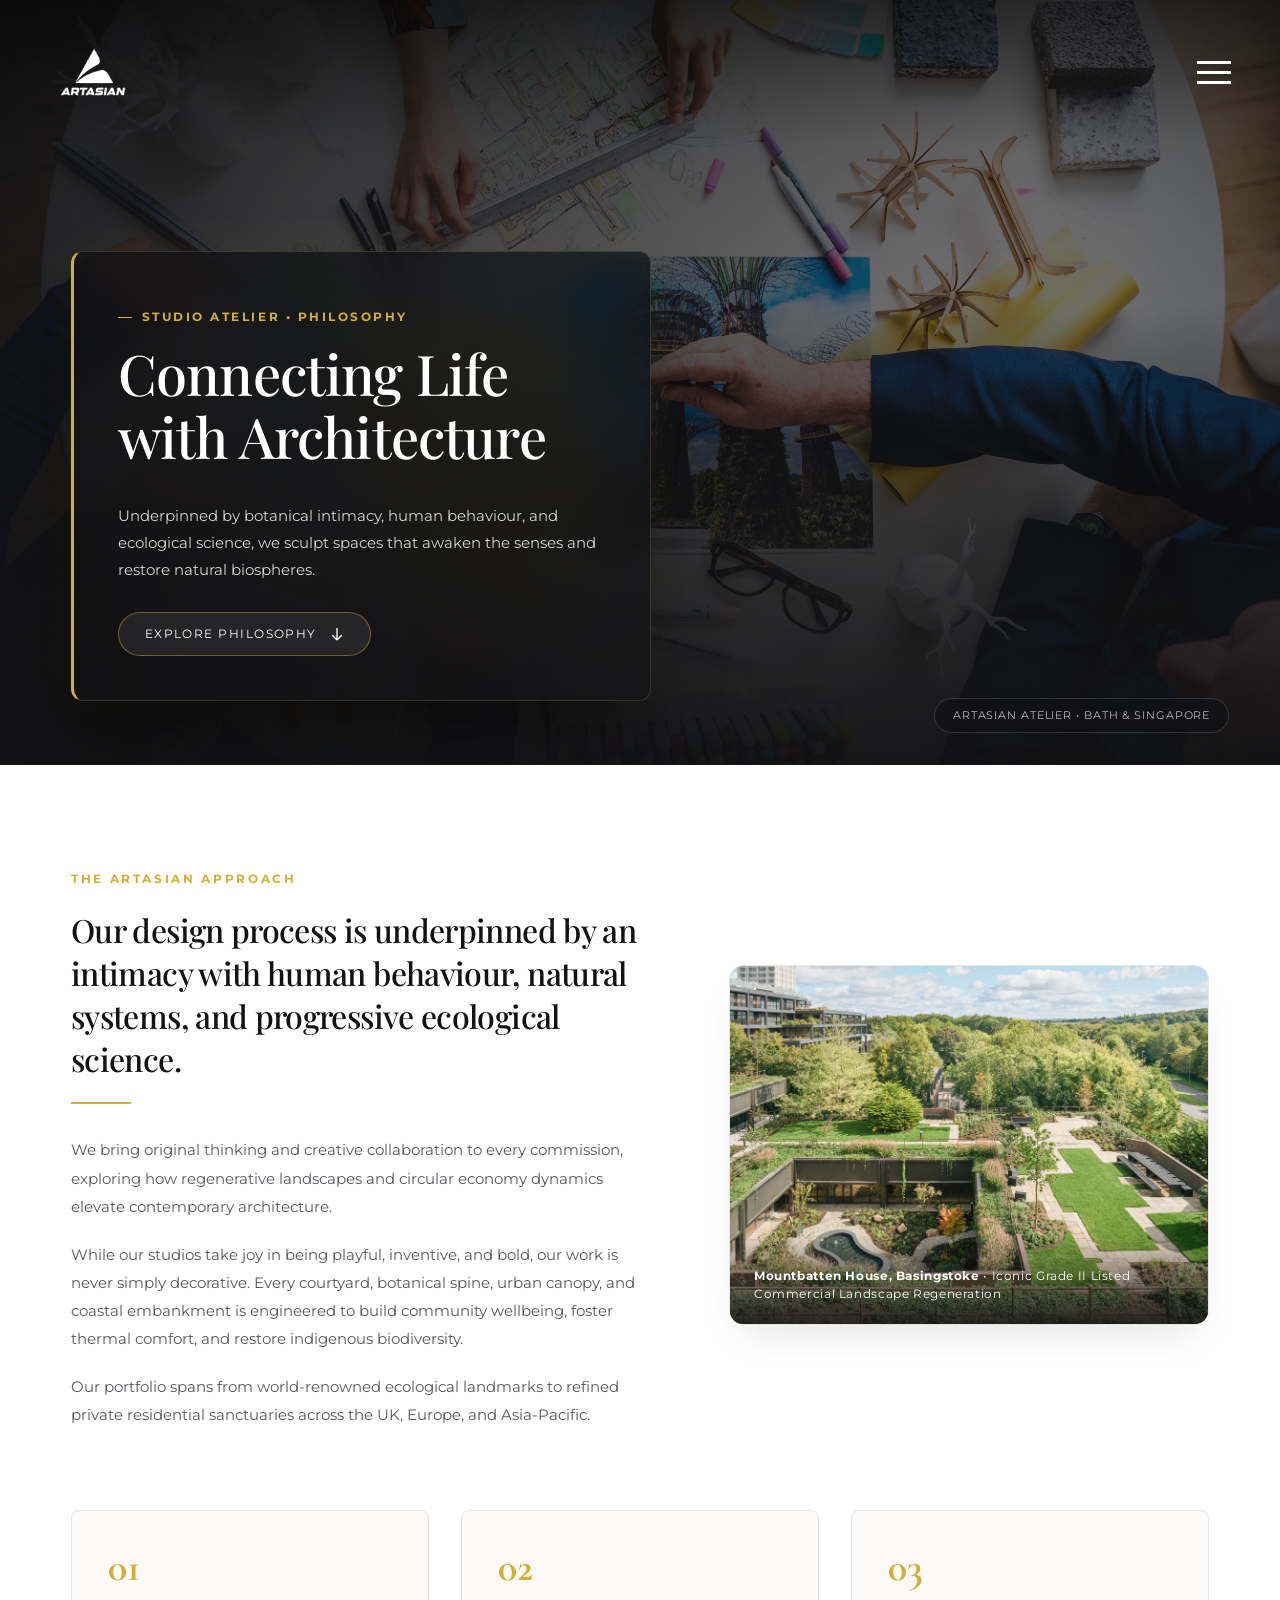
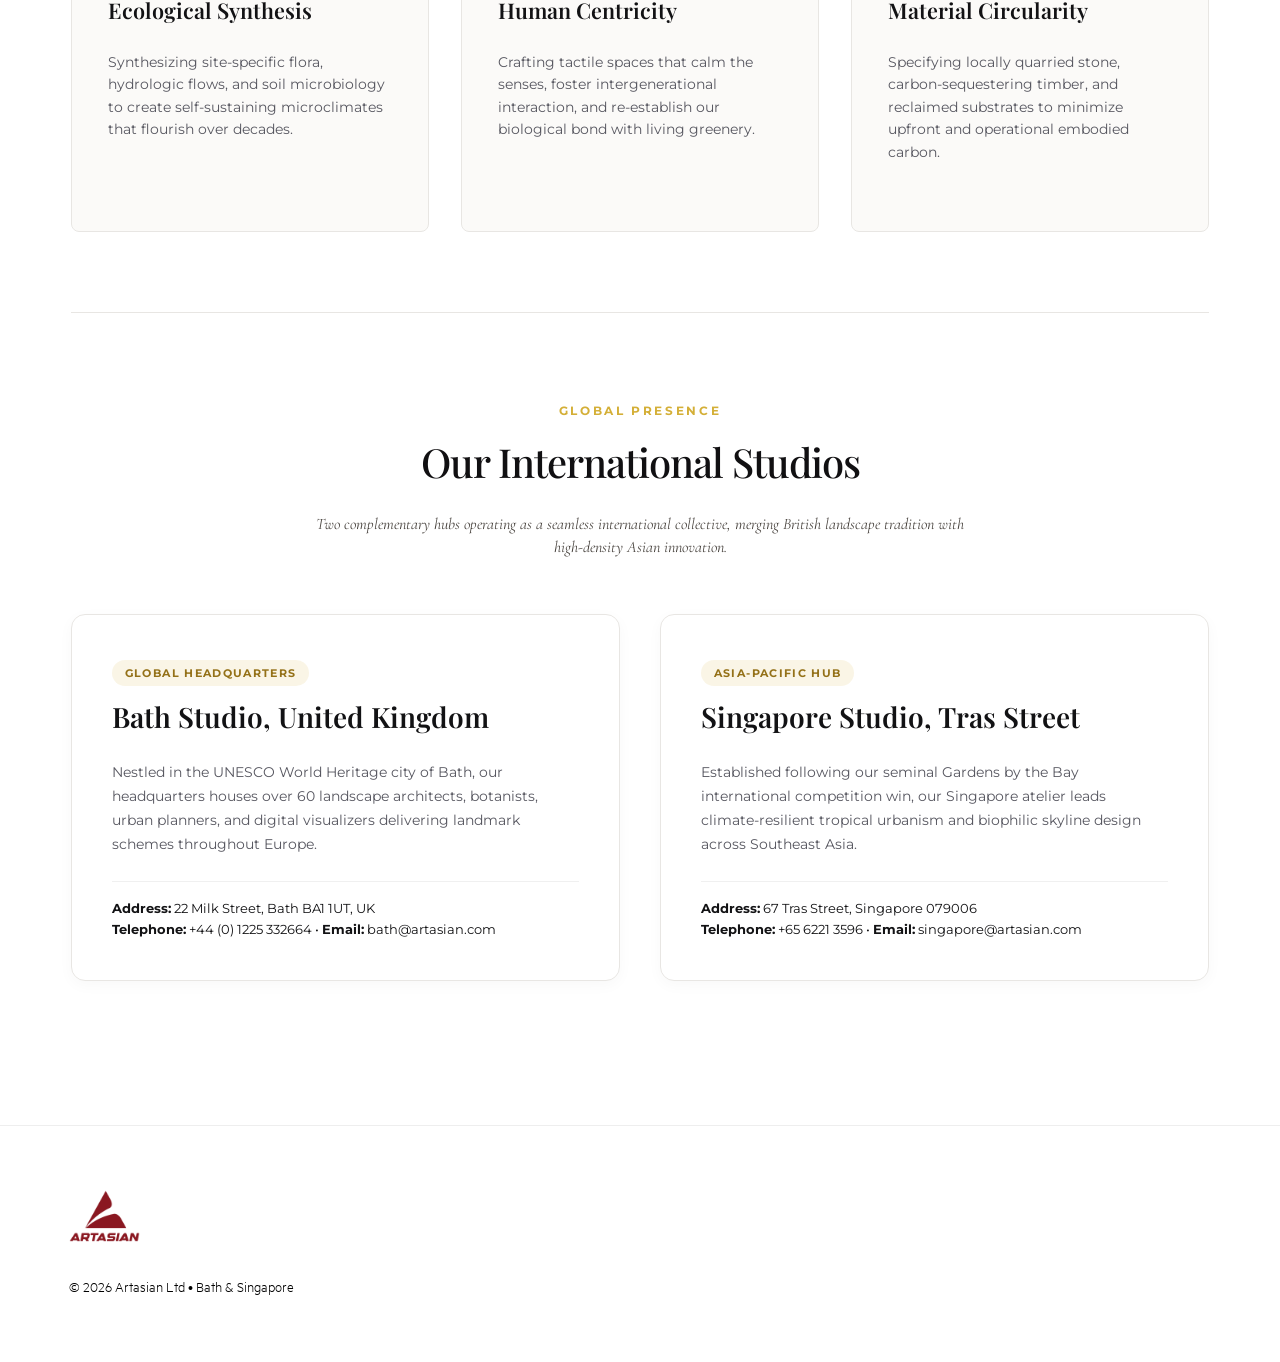
<file: practice.html>
<!DOCTYPE html>
<html lang="en-gb" dir="ltr" class="no-js">
<head>
  <meta charset="utf-8">
  <meta name="viewport" content="width=device-width, initial-scale=1, viewport-fit=cover">
  <title>Practice | Artasian</title>
  <meta name="description" content="Our landscape architecture practice connects people with nature through insightful and distinctive spaces.">
  <link rel="icon" type="image/png" href="assets/img/artasian-icon-dark.png">

  <!-- Google Fonts: Luxury Architectural Typography -->
  <link rel="preconnect" href="https://fonts.googleapis.com">
  <link rel="preconnect" href="https://fonts.gstatic.com" crossorigin>
  <link href="https://fonts.googleapis.com/css2?family=Cormorant+Garamond:wght@500;600;700&family=Montserrat:wght@400;500;600;700&family=Playfair+Display:ital,wght@0,400;0,500;0,600;0,700;1,400&display=swap" rel="stylesheet">

  <link rel="stylesheet" href="assets/css/style.css">
  <link rel="stylesheet" href="assets/css/custom.css?v=15.0">
</head>
<body class="bg-white">

  <!-- Header -->
  <header class="fixed inset-x-0 top-0 w-full header z-100 md:z-40">
    <div class="relative z-30 flex flex-wrap items-center justify-between header__inner">
      <a class="inline-block header__logo" href="index.html" title="Artasian – Home">
        <img class="header__logo-img header__logo--white" src="assets/img/artasian-logo-white.png" alt="Artasian" height="48">
        <img class="header__logo-img header__logo--dark" src="assets/img/artasian-logo-dark.png" alt="Artasian" height="48">
      </a>

      <div class="hidden md:flex items-center ml-auto mr-4">
        <ul class="font-bold tracking-wide c-secondary-nav">
          <li class="c-secondary-nav__item">
            <a class="c-secondary-nav__link is-active block p-1 text-xs uppercase" href="practice.html">
              <span>Practice</span>
            </a>
          </li>
          <li class="c-secondary-nav__item">
            <a class="c-secondary-nav__link block p-1 text-xs uppercase" href="#people">
              <span>People</span>
            </a>
          </li>
          <li class="c-secondary-nav__item">
            <a class="c-secondary-nav__link block p-1 text-xs uppercase" href="#awards">
              <span>Awards</span>
            </a>
          </li>
          <li class="c-secondary-nav__item">
            <a class="c-secondary-nav__link block p-1 text-xs uppercase" href="#clients">
              <span>Clients</span>
            </a>
          </li>
        </ul>
      </div>

      <button class="-mr-1 appearance-none burger" type="button" data-menu-opener id="menu" aria-label="Toggle navigation menu">
        <span class="burger__bar"></span>
      </button>
    </div>
  </header>

  <!-- LUXURY ARCHITECTURAL SIDE DRAWER & BACKDROP -->
  <div class="art-drawer-backdrop" id="drawer-backdrop"></div>
  
  <aside class="art-drawer" id="site-menu" role="dialog" aria-modal="true" aria-label="Navigation Menu">
    <!-- Top Bar with Brand Pill & Close Button -->
    <div class="art-drawer__header">
      <div class="art-drawer__brand">
        <span class="art-drawer__eyebrow">ARTASIAN &bull; STUDIO</span>
      </div>
      <button type="button" class="art-drawer__close" id="menu-close-btn" aria-label="Close menu">
        <span>&times;</span>
      </button>
    </div>

    <!-- Main Navigation Links -->
    <div class="art-drawer__body">
      <ul class="art-drawer__nav" id="menu-inner">
        <li class="art-drawer__item">
          <a href="index.html" class="art-drawer__link">
            <span class="art-drawer__num">01</span>
            <span class="art-drawer__text">Home</span>
          </a>
        </li>
        <li class="art-drawer__item">
          <a href="planet.html" class="art-drawer__link">
            <span class="art-drawer__num">02</span>
            <span class="art-drawer__text">Planet</span>
          </a>
        </li>
        <li class="art-drawer__item">
          <a href="practice.html" class="art-drawer__link is-active-page">
            <span class="art-drawer__num">03</span>
            <span class="art-drawer__text">Practice</span>
          </a>
        </li>
        <li class="art-drawer__item">
          <a href="projects.html" class="art-drawer__link">
            <span class="art-drawer__num">04</span>
            <span class="art-drawer__text">Projects</span>
          </a>
        </li>
        <li class="art-drawer__item">
          <a href="news.html" class="art-drawer__link">
            <span class="art-drawer__num">05</span>
            <span class="art-drawer__text">Latest</span>
          </a>
        </li>
        <li class="art-drawer__item">
          <a href="careers.html" class="art-drawer__link">
            <span class="art-drawer__num">06</span>
            <span class="art-drawer__text">Careers</span>
          </a>
        </li>
        <li class="art-drawer__item">
          <a href="contact.html" class="art-drawer__link">
            <span class="art-drawer__num">07</span>
            <span class="art-drawer__text">Contact</span>
          </a>
        </li>
      </ul>
    </div>

    <!-- Footer: Studio Location & Contact -->
    <div class="art-drawer__footer">
      <div class="art-drawer__studios">
        <span class="art-drawer__city">Bath</span>
        <span class="art-drawer__sep">&bull;</span>
        <span class="art-drawer__city">London</span>
        <span class="art-drawer__sep">&bull;</span>
        <span class="art-drawer__city">Singapore</span>
      </div>
      <p class="art-drawer__email">
        <a href="mailto:info@artasian.com">info@artasian.com</a>
      </p>
    </div>
  </aside>

  <main id="page-wrapper">
    <!-- Cinematic Architectural Hero Banner -->
    <section class="practice-page-hero">
      <img src="assets/img/practice-hero.jpg" class="lux-hero-bg" alt="Artasian Landscape Architecture Practice Atelier" width="2560" height="1707">
      <div class="lux-hero-overlay"></div>
      
      <div class="planet-container relative z-20 w-full">
        <div class="lux-hero-card" data-aos="fade-up">
          <span class="lux-hero-eyebrow">Studio Atelier &bull; Philosophy</span>
          <h1 class="lux-hero-title">Connecting Life with Architecture</h1>
          <p class="lux-hero-lead">Underpinned by botanical intimacy, human behaviour, and ecological science, we sculpt spaces that awaken the senses and restore natural biospheres.</p>
          <div class="lux-hero-actions">
            <a href="#philosophy" class="lux-hero-btn">
              <span>Explore Philosophy</span>
              <svg width="16" height="16" fill="none" stroke="currentColor" stroke-width="2" viewBox="0 0 24 24"><path d="M19 14l-7 7m0 0l-7-7m7 7V3"></path></svg>
            </a>
          </div>
        </div>
      </div>

      <div class="lux-hero-badge-tag">
        <span>Artasian Atelier &bull; Bath & Singapore</span>
      </div>
    </section>

    <!-- Editorial Philosophy Section -->
    <div class="practice-philosophy-wrap" id="philosophy">
      <div class="planet-container">
        <section class="practice-editorial-grid">
          <div class="practice-editorial-content" data-aos="fade-up">
            <span class="planet-eyebrow" style="font-size: 0.75rem;">THE ARTASIAN APPROACH</span>
            <h2 class="practice-editorial-lead">Our design process is underpinned by an intimacy with human behaviour, natural systems, and progressive ecological science.</h2>
            <div class="practice-editorial-body">
              <p>We bring original thinking and creative collaboration to every commission, exploring how regenerative landscapes and circular economy dynamics elevate contemporary architecture.</p>
              <p>While our studios take joy in being playful, inventive, and bold, our work is never simply decorative. Every courtyard, botanical spine, urban canopy, and coastal embankment is engineered to build community wellbeing, foster thermal comfort, and restore indigenous biodiversity.</p>
              <p>Our portfolio spans from world-renowned ecological landmarks to refined private residential sanctuaries across the UK, Europe, and Asia-Pacific.</p>
            </div>
          </div>

          <div class="practice-editorial-visual" data-aos="fade">
            <div class="practice-image-frame">
              <img src="assets/img/projects/mountbatten-house.jpg" alt="Mountbatten House architectural landscape">
              <div class="practice-image-caption">
                <strong>Mountbatten House, Basingstoke</strong> &bull; Iconic Grade II Listed Commercial Landscape Regeneration
              </div>
            </div>
          </div>
        </section>

        <!-- 3 Core Tenets Matrix -->
        <section class="practice-pillars-matrix">
          <div class="practice-matrix-card" data-aos="fade-up">
            <div class="practice-matrix-num">01</div>
            <h3 class="practice-matrix-title">Ecological Synthesis</h3>
            <p class="practice-matrix-desc">Synthesizing site-specific flora, hydrologic flows, and soil microbiology to create self-sustaining microclimates that flourish over decades.</p>
          </div>

          <div class="practice-matrix-card" data-aos="fade-up" data-aos-delay="100">
            <div class="practice-matrix-num">02</div>
            <h3 class="practice-matrix-title">Human Centricity</h3>
            <p class="practice-matrix-desc">Crafting tactile spaces that calm the senses, foster intergenerational interaction, and re-establish our biological bond with living greenery.</p>
          </div>

          <div class="practice-matrix-card" data-aos="fade-up" data-aos-delay="200">
            <div class="practice-matrix-num">03</div>
            <h3 class="practice-matrix-title">Material Circularity</h3>
            <p class="practice-matrix-desc">Specifying locally quarried stone, carbon-sequestering timber, and reclaimed substrates to minimize upfront and operational embodied carbon.</p>
          </div>
        </section>

        <!-- Studios & Global Presence -->
        <section class="practice-studios-section" id="people">
          <div class="practice-section-header" data-aos="fade-up">
            <span class="planet-eyebrow" style="font-size: 0.75rem;">GLOBAL PRESENCE</span>
            <h2 class="planet-title" style="font-size: 2.5rem; margin-bottom: 0.75rem;">Our International Studios</h2>
            <p class="planet-lead" style="font-size: 1rem; margin: 0 auto;">Two complementary hubs operating as a seamless international collective, merging British landscape tradition with high-density Asian innovation.</p>
          </div>

          <div class="practice-studios-grid">
            <div class="practice-studio-card" data-aos="fade-up">
              <span class="practice-studio-tag">Global Headquarters</span>
              <h3 class="practice-studio-title">Bath Studio, United Kingdom</h3>
              <p class="practice-studio-desc">Nestled in the UNESCO World Heritage city of Bath, our headquarters houses over 60 landscape architects, botanists, urban planners, and digital visualizers delivering landmark schemes throughout Europe.</p>
              <div class="practice-studio-meta">
                <strong>Address:</strong> 22 Milk Street, Bath BA1 1UT, UK<br>
                <strong>Telephone:</strong> +44 (0) 1225 332664 &bull; <strong>Email:</strong> bath@artasian.com
              </div>
            </div>

            <div class="practice-studio-card" data-aos="fade-up" data-aos-delay="100">
              <span class="practice-studio-tag">Asia-Pacific Hub</span>
              <h3 class="practice-studio-title">Singapore Studio, Tras Street</h3>
              <p class="practice-studio-desc">Established following our seminal Gardens by the Bay international competition win, our Singapore atelier leads climate-resilient tropical urbanism and biophilic skyline design across Southeast Asia.</p>
              <div class="practice-studio-meta">
                <strong>Address:</strong> 67 Tras Street, Singapore 079006<br>
                <strong>Telephone:</strong> +65 6221 3596 &bull; <strong>Email:</strong> singapore@artasian.com
              </div>
            </div>
          </div>
        </section>
      </div>
    </div>
  </main>

  <!-- Footer -->
  <footer class="relative py-4 text-sm bg-white footer">
    <div class="wrapper">
      <div class="g-grid">
        <div class="g-grid__col md:w-12/17 lg:w-10/17">
          <div class="footer__logo mb-2">
            <img class="footer__logo-img" src="assets/img/artasian-logo-dark.png" alt="Artasian" height="52">
          </div>
          <p class="text-xs text-grey-mid">&copy; 2026 Artasian Ltd • Bath & Singapore</p>
        </div>
      </div>
    </div>
  </footer>

  <!-- SVG Sprite -->
  <div class="visuallyhidden" style="display: none;">
    <svg xmlns="http://www.w3.org/2000/svg">
      <symbol id="grant-associates-logo" viewBox="0 0 148.031 54.513"><path d="M28.994 6.687a.705.705 0 01-.879.678 4.979 4.979 0 00-1.135-.126 4.327 4.327 0 00-4.147 3.338v11.284a.7.7 0 01-.7.7h-1.618a.7.7 0 01-.7-.7V5.407a.7.7 0 01.7-.7h1.615a.7.7 0 01.7.7v1.631a4.992 4.992 0 014.429-2.695 6 6 0 011.162.105.7.7 0 01.57.69zM48.583 4.705H50.2a.7.7 0 01.7.7v1.553a6.681 6.681 0 015.275-2.614c4.067 0 6.282 2.614 6.282 6.515v11a.7.7 0 01-.7.7H60.1a.7.7 0 01-.7-.7V11.342c0-2.494-1.248-4.224-3.946-4.224a4.85 4.85 0 00-4.554 3.339v11.4a.7.7 0 01-.7.7h-1.617a.7.7 0 01-.7-.7V5.407a.7.7 0 01.7-.7M71.058 22.562h-1.615a.7.7 0 01-.7-.7V7.279H65.7a.7.7 0 01-.7-.7V5.407a.7.7 0 01.7-.7h3.04V.7a.7.7 0 01.7-.7h1.615a.7.7 0 01.7.7v4H75.2a.7.7 0 01.7.7v1.178a.7.7 0 01-.7.7h-3.439v14.583a.7.7 0 01-.7.7M17.517 50.983a.7.7 0 011.1-.577 8.4 8.4 0 004.783 1.533c1.974 0 3.7-.724 3.7-2.494 0-1.327-1.006-2.051-2.577-2.574l-2.456-.844c-2.7-.885-4.51-2.172-4.51-5.068 0-3.137 2.778-5.027 6.322-5.027a9.5 9.5 0 014.747 1.209 1.15 1.15 0 01.568 1v1.1a.7.7 0 01-1.084.587 7.446 7.446 0 00-4.231-1.318c-1.853 0-3.383.8-3.383 2.333 0 1.447.967 1.93 2.658 2.533l2.738.925c2.7.925 4.188 2.494 4.188 5.028 0 3.3-2.939 5.188-6.685 5.188a10.444 10.444 0 01-5.322-1.382 1.17 1.17 0 01-.557-.993zM32.538 50.983a.7.7 0 011.1-.577 8.406 8.406 0 004.782 1.533c1.973 0 3.7-.724 3.7-2.494 0-1.327-1.007-2.051-2.578-2.574l-2.456-.844c-2.7-.885-4.51-2.172-4.51-5.068 0-3.137 2.778-5.027 6.322-5.027a9.5 9.5 0 014.747 1.209 1.151 1.151 0 01.569 1v1.1a.7.7 0 01-1.085.587 7.446 7.446 0 00-4.229-1.322c-1.852 0-3.382.8-3.382 2.333 0 1.447.966 1.93 2.657 2.533l2.739.925c2.7.925 4.187 2.494 4.187 5.028 0 3.3-2.939 5.188-6.684 5.188a10.448 10.448 0 01-5.323-1.382 1.169 1.169 0 01-.556-.993zM55.531 38.586c-3.221 0-5.154 2.735-5.154 6.636s1.933 6.637 5.154 6.637 5.154-2.735 5.154-6.637-1.932-6.636-5.154-6.636m0 15.927c-4.912 0-8.215-3.821-8.215-9.291s3.3-9.29 8.215-9.29c4.873 0 8.215 3.821 8.215 9.29s-3.342 9.291-8.215 9.291M74.458 35.932a7.633 7.633 0 014.5 1.253.712.712 0 01.294.572v1.257a.7.7 0 01-1.073.595 6.387 6.387 0 00-3.518-.982c-3.181 0-5.758 2.493-5.758 6.595s2.577 6.6 5.758 6.6a6.387 6.387 0 003.518-.982.7.7 0 011.073.595v1.257a.712.712 0 01-.294.572 7.633 7.633 0 01-4.5 1.253c-4.832 0-8.618-3.579-8.618-9.291s3.786-9.29 8.618-9.29M84.95 54.151h-1.615a.7.7 0 01-.7-.7V37a.7.7 0 01.7-.7h1.615a.7.7 0 01.7.7v16.449a.7.7 0 01-.7.7m-.828-21.316a1.958 1.958 0 01-1.932-1.93 1.953 1.953 0 013.906 0 1.967 1.967 0 01-1.974 1.93M111.65 54.151h-1.616a.7.7 0 01-.7-.7V38.868h-3.043a.7.7 0 01-.7-.7V37a.7.7 0 01.7-.7h3.043v-4a.7.7 0 01.7-.7h1.616a.7.7 0 01.7.7v4h3.45a.7.7 0 01.7.7v1.17a.7.7 0 01-.7.7h-3.446v14.579a.7.7 0 01-.7.7M120.889 43.372h9.222c-.121-2.614-1.45-4.866-4.349-4.866-2.376 0-4.309 1.569-4.873 4.866zm-.161 2.373c.121 4.143 2.738 6.114 6 6.114a7.655 7.655 0 004.022-.993.7.7 0 011.052.606v1.115a.715.715 0 01-.316.588 8.889 8.889 0 01-5.12 1.338c-5.155 0-8.618-3.5-8.618-9.13 0-5.55 3.222-9.451 7.974-9.451 4.832 0 7.328 3.5 7.328 8.727v.385a.7.7 0 01-.7.7zM135.467 50.983a.7.7 0 011.1-.577 8.408 8.408 0 004.782 1.533c1.973 0 3.7-.724 3.7-2.494 0-1.327-1.007-2.051-2.577-2.574l-2.457-.844c-2.7-.885-4.51-2.172-4.51-5.068 0-3.137 2.779-5.027 6.323-5.027a9.413 9.413 0 015 1.361.685.685 0 01.316.585v1.359a.7.7 0 01-1.084.587 7.446 7.446 0 00-4.231-1.318c-1.853 0-3.383.8-3.383 2.333 0 1.447.966 1.93 2.658 2.533l2.738.925c2.7.925 4.188 2.494 4.188 5.028 0 3.3-2.939 5.188-6.685 5.188a10.219 10.219 0 01-5.57-1.544.705.705 0 01-.309-.582zM13.007 17.093a5.185 5.185 0 01-4.551 2.775c-3.382 0-5.355-2.695-5.355-6.395 0-3.74 1.973-6.435 5.355-6.435a5.185 5.185 0 014.551 2.775zm2.358-12.388h-1.656a.7.7 0 00-.7.7v1.311a6.283 6.283 0 00-4.995-2.373C2.778 4.343.04 8.687.04 13.473S2.778 22.6 8.014 22.6a6.3 6.3 0 004.993-2.413v.758c0 3.821-2.5 5.711-5.678 5.711h-.074v2.734h.074c4.268 0 8.738-2.413 8.738-8.646V5.407a.7.7 0 00-.7-.7z" fill-rule="evenodd"/></symbol>
      <symbol id="grant-associates-logo-mobile" viewBox="0 0 784.305 300.6"><path d="M254.9 121.8h6.7a2.9 2.9 0 002.9-2.9V72c2.5-8.7 9.4-13.9 17.2-13.9a24.163 24.163 0 014.7.5 2.966 2.966 0 003.7-2.8v-6.4a2.987 2.987 0 00-2.4-2.9 22.654 22.654 0 00-4.8-.4 20.855 20.855 0 00-18.4 11.2v-6.8a2.9 2.9 0 00-2.9-2.9h-6.7a2.9 2.9 0 00-2.9 2.9v68.4a2.9 2.9 0 002.9 2.9M371.5 121.8h6.7a2.9 2.9 0 002.9-2.9V71.5A20.223 20.223 0 01400 57.6c11.2 0 16.4 7.2 16.4 17.6v43.7a2.9 2.9 0 002.9 2.9h6.9a2.9 2.9 0 002.9-2.9V73.1c0-16.2-9.2-27.1-26.1-27.1a27.584 27.584 0 00-21.9 10.9v-6.4a2.9 2.9 0 00-2.9-2.9h-6.7a2.9 2.9 0 00-2.9 2.9v68.4a2.9 2.9 0 002.9 2.9M455.2 118.9a2.9 2.9 0 002.9 2.9h6.7a2.9 2.9 0 002.9-2.9V58.3H482a2.9 2.9 0 002.9-2.9v-4.9a2.9 2.9 0 00-2.9-2.9h-14.3V30.9a2.9 2.9 0 00-2.9-2.9h-6.7a2.9 2.9 0 00-2.9 2.9v16.6h-12.6a2.9 2.9 0 00-2.9 2.9v4.9a2.9 2.9 0 002.9 2.9h12.6z" fill="#1a161a"/></symbol>
    </svg>
  </div>

  <script src="assets/js/main.js?v=15.0"></script>
</body>
</html>
</file>
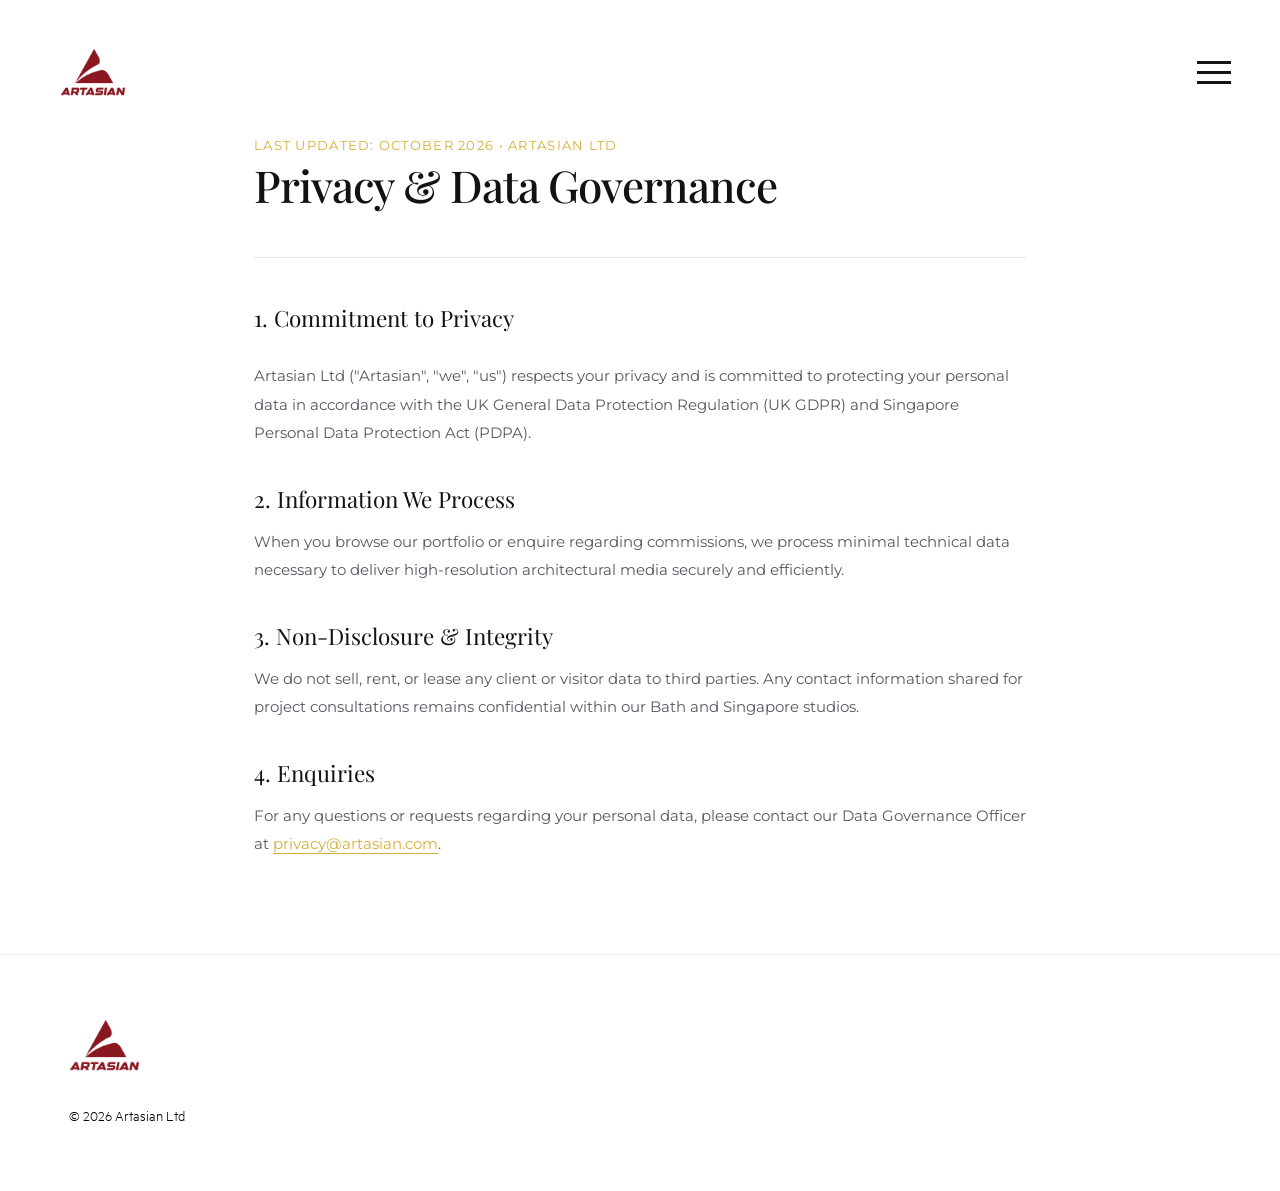
<file: privacy.html>
<!DOCTYPE html>
<html lang="en-gb" dir="ltr" class="no-js">
<head>
  <meta charset="utf-8">
  <meta name="viewport" content="width=device-width, initial-scale=1, viewport-fit=cover">
  <title>Privacy Policy | Artasian</title>
  <meta name="description" content="Privacy policy for Artasian.">
  <link rel="icon" type="image/png" href="assets/img/artasian-icon-dark.png">

  <!-- Google Fonts: Luxury Architectural Typography -->
  <link rel="preconnect" href="https://fonts.googleapis.com">
  <link rel="preconnect" href="https://fonts.gstatic.com" crossorigin>
  <link href="https://fonts.googleapis.com/css2?family=Cormorant+Garamond:wght@500;600;700&family=Montserrat:wght@400;500;600;700&family=Playfair+Display:ital,wght@0,400;0,500;0,600;0,700;1,400&display=swap" rel="stylesheet">

  <link rel="stylesheet" href="assets/css/style.css">
  <link rel="stylesheet" href="assets/css/custom.css?v=15.0">
</head>
<body class="bg-white">

  <!-- Header -->
  <header class="fixed inset-x-0 top-0 w-full header header--light z-100 md:z-40">
    <div class="relative z-30 flex flex-wrap items-center justify-between header__inner">
      <a class="inline-block header__logo" href="index.html" title="Artasian – Home">
        <img class="header__logo-img header__logo--white" src="assets/img/artasian-logo-white.png" alt="Artasian" height="48">
        <img class="header__logo-img header__logo--dark" src="assets/img/artasian-logo-dark.png" alt="Artasian" height="48">
      </a>

      <button class="-mr-1 appearance-none burger" type="button" data-menu-opener id="menu" aria-label="Toggle navigation menu">
        <span class="burger__bar"></span>
      </button>
    </div>
  </header>

  <!-- LUXURY ARCHITECTURAL SIDE DRAWER & BACKDROP -->
  <div class="art-drawer-backdrop" id="drawer-backdrop"></div>
  
  <aside class="art-drawer" id="site-menu" role="dialog" aria-modal="true" aria-label="Navigation Menu">
    <div class="art-drawer__header">
      <div class="art-drawer__brand">
        <span class="art-drawer__eyebrow">ARTASIAN &bull; STUDIO</span>
      </div>
      <button type="button" class="art-drawer__close" id="menu-close-btn" aria-label="Close menu">
        <span>&times;</span>
      </button>
    </div>

    <div class="art-drawer__body">
      <ul class="art-drawer__nav" id="menu-inner">
        <li class="art-drawer__item"><a href="index.html" class="art-drawer__link"><span class="art-drawer__num">01</span><span class="art-drawer__text">Home</span></a></li>
        <li class="art-drawer__item"><a href="planet.html" class="art-drawer__link"><span class="art-drawer__num">02</span><span class="art-drawer__text">Planet</span></a></li>
        <li class="art-drawer__item"><a href="practice.html" class="art-drawer__link"><span class="art-drawer__num">03</span><span class="art-drawer__text">Practice</span></a></li>
        <li class="art-drawer__item"><a href="projects.html" class="art-drawer__link"><span class="art-drawer__num">04</span><span class="art-drawer__text">Projects</span></a></li>
        <li class="art-drawer__item"><a href="news.html" class="art-drawer__link"><span class="art-drawer__num">05</span><span class="art-drawer__text">Latest</span></a></li>
        <li class="art-drawer__item"><a href="careers.html" class="art-drawer__link"><span class="art-drawer__num">06</span><span class="art-drawer__text">Careers</span></a></li>
        <li class="art-drawer__item"><a href="contact.html" class="art-drawer__link"><span class="art-drawer__num">07</span><span class="art-drawer__text">Contact</span></a></li>
      </ul>
    </div>

    <div class="art-drawer__footer">
      <div class="art-drawer__studios">
        <span class="art-drawer__city">Bath</span>
        <span class="art-drawer__sep">&bull;</span>
        <span class="art-drawer__city">London</span>
        <span class="art-drawer__sep">&bull;</span>
        <span class="art-drawer__city">Singapore</span>
      </div>
      <p class="art-drawer__email"><a href="mailto:info@artasian.com">info@artasian.com</a></p>
    </div>
  </aside>

  <main id="page-wrapper">
    <div class="legal-page-container">
      <div class="legal-header">
        <span class="legal-date">Last Updated: October 2026 &bull; Artasian Ltd</span>
        <h1 class="legal-title">Privacy & Data Governance</h1>
      </div>

      <div class="legal-content">
        <h3>1. Commitment to Privacy</h3>
        <p>Artasian Ltd ("Artasian", "we", "us") respects your privacy and is committed to protecting your personal data in accordance with the UK General Data Protection Regulation (UK GDPR) and Singapore Personal Data Protection Act (PDPA).</p>
        
        <h3>2. Information We Process</h3>
        <p>When you browse our portfolio or enquire regarding commissions, we process minimal technical data necessary to deliver high-resolution architectural media securely and efficiently.</p>

        <h3>3. Non-Disclosure & Integrity</h3>
        <p>We do not sell, rent, or lease any client or visitor data to third parties. Any contact information shared for project consultations remains confidential within our Bath and Singapore studios.</p>

        <h3>4. Enquiries</h3>
        <p>For any questions or requests regarding your personal data, please contact our Data Governance Officer at <a href="mailto:privacy@artasian.com">privacy@artasian.com</a>.</p>
      </div>
    </div>
  </main>

  <!-- Footer -->
  <footer class="relative py-4 text-sm bg-white footer">
    <div class="wrapper">
      <div class="g-grid">
        <div class="g-grid__col md:w-12/17 lg:w-10/17">
          <div class="footer__logo mb-2">
            <img class="footer__logo-img" src="assets/img/artasian-logo-dark.png" alt="Artasian" height="52">
          </div>
          <p class="text-xs text-grey-mid">&copy; 2026 Artasian Ltd</p>
        </div>
      </div>
    </div>
  </footer>

  <!-- SVG Sprite -->
  <div class="visuallyhidden" style="display: none;">
    <svg xmlns="http://www.w3.org/2000/svg">
      <symbol id="grant-associates-logo" viewBox="0 0 148.031 54.513"><path d="M28.994 6.687a.705.705 0 01-.879.678 4.979 4.979 0 00-1.135-.126 4.327 4.327 0 00-4.147 3.338v11.284a.7.7 0 01-.7.7h-1.618a.7.7 0 01-.7-.7V5.407a.7.7 0 01.7-.7h1.615a.7.7 0 01.7.7v1.631a4.992 4.992 0 014.429-2.695 6 6 0 011.162.105.7.7 0 01.57.69zM48.583 4.705H50.2a.7.7 0 01.7.7v1.553a6.681 6.681 0 015.275-2.614c4.067 0 6.282 2.614 6.282 6.515v11a.7.7 0 01-.7.7H60.1a.7.7 0 01-.7-.7V11.342c0-2.494-1.248-4.224-3.946-4.224a4.85 4.85 0 00-4.554 3.339v11.4a.7.7 0 01-.7.7h-1.617a.7.7 0 01-.7-.7V5.407a.7.7 0 01.7-.7M71.058 22.562h-1.615a.7.7 0 01-.7-.7V7.279H65.7a.7.7 0 01-.7-.7V5.407a.7.7 0 01.7-.7h3.04V.7a.7.7 0 01.7-.7h1.615a.7.7 0 01.7.7v4H75.2a.7.7 0 01.7.7v1.178a.7.7 0 01-.7.7h-3.439v14.583a.7.7 0 01-.7.7M17.517 50.983a.7.7 0 011.1-.577 8.4 8.4 0 004.783 1.533c1.974 0 3.7-.724 3.7-2.494 0-1.327-1.006-2.051-2.577-2.574l-2.456-.844c-2.7-.885-4.51-2.172-4.51-5.068 0-3.137 2.778-5.027 6.322-5.027a9.5 9.5 0 014.747 1.209 1.15 1.15 0 01.568 1v1.1a.7.7 0 01-1.084.587 7.446 7.446 0 00-4.231-1.318c-1.853 0-3.383.8-3.383 2.333 0 1.447.967 1.93 2.658 2.533l2.738.925c2.7.925 4.188 2.494 4.188 5.028 0 3.3-2.939 5.188-6.685 5.188a10.444 10.444 0 01-5.322-1.382 1.17 1.17 0 01-.557-.993zM32.538 50.983a.7.7 0 011.1-.577 8.406 8.406 0 004.782 1.533c1.973 0 3.7-.724 3.7-2.494 0-1.327-1.007-2.051-2.578-2.574l-2.456-.844c-2.7-.885-4.51-2.172-4.51-5.068 0-3.137 2.778-5.027 6.322-5.027a9.5 9.5 0 014.747 1.209 1.151 1.151 0 01.569 1v1.1a.7.7 0 01-1.085.587 7.446 7.446 0 00-4.229-1.322c-1.852 0-3.382.8-3.382 2.333 0 1.447.966 1.93 2.657 2.533l2.739.925c2.7.925 4.187 2.494 4.187 5.028 0 3.3-2.939 5.188-6.684 5.188a10.448 10.448 0 01-5.323-1.382 1.169 1.169 0 01-.556-.993zM55.531 38.586c-3.221 0-5.154 2.735-5.154 6.636s1.933 6.637 5.154 6.637 5.154-2.735 5.154-6.637-1.932-6.636-5.154-6.636m0 15.927c-4.912 0-8.215-3.821-8.215-9.291s3.3-9.29 8.215-9.29c4.873 0 8.215 3.821 8.215 9.29s-3.342 9.291-8.215 9.291M74.458 35.932a7.633 7.633 0 014.5 1.253.712.712 0 01.294.572v1.257a.7.7 0 01-1.073.595 6.387 6.387 0 00-3.518-.982c-3.181 0-5.758 2.493-5.758 6.595s2.577 6.6 5.758 6.6a6.387 6.387 0 003.518-.982.7.7 0 011.073.595v1.257a.712.712 0 01-.294.572 7.633 7.633 0 01-4.5 1.253c-4.832 0-8.618-3.579-8.618-9.291s3.786-9.29 8.618-9.29M84.95 54.151h-1.615a.7.7 0 01-.7-.7V37a.7.7 0 01.7-.7h1.615a.7.7 0 01.7.7v16.449a.7.7 0 01-.7.7m-.828-21.316a1.958 1.958 0 01-1.932-1.93 1.953 1.953 0 013.906 0 1.967 1.967 0 01-1.974 1.93M111.65 54.151h-1.616a.7.7 0 01-.7-.7V38.868h-3.043a.7.7 0 01-.7-.7V37a.7.7 0 01.7-.7h3.043v-4a.7.7 0 01.7-.7h1.616a.7.7 0 01.7.7v4h3.45a.7.7 0 01.7.7v1.17a.7.7 0 01-.7.7h-3.446v14.579a.7.7 0 01-.7.7M120.889 43.372h9.222c-.121-2.614-1.45-4.866-4.349-4.866-2.376 0-4.309 1.569-4.873 4.866zm-.161 2.373c.121 4.143 2.738 6.114 6 6.114a7.655 7.655 0 004.022-.993.7.7 0 011.052.606v1.115a.715.715 0 01-.316.588 8.889 8.889 0 01-5.12 1.338c-5.155 0-8.618-3.5-8.618-9.13 0-5.55 3.222-9.451 7.974-9.451 4.832 0 7.328 3.5 7.328 8.727v.385a.7.7 0 01-.7.7zM135.467 50.983a.7.7 0 011.1-.577 8.408 8.408 0 004.782 1.533c1.973 0 3.7-.724 3.7-2.494 0-1.327-1.007-2.051-2.577-2.574l-2.457-.844c-2.7-.885-4.51-2.172-4.51-5.068 0-3.137 2.779-5.027 6.323-5.027a9.413 9.413 0 015 1.361.685.685 0 01.316.585v1.359a.7.7 0 01-1.084.587 7.446 7.446 0 00-4.231-1.318c-1.853 0-3.383.8-3.383 2.333 0 1.447.966 1.93 2.658 2.533l2.738.925c2.7.925 4.188 2.494 4.188 5.028 0 3.3-2.939 5.188-6.685 5.188a10.219 10.219 0 01-5.57-1.544.705.705 0 01-.309-.582zM13.007 17.093a5.185 5.185 0 01-4.551 2.775c-3.382 0-5.355-2.695-5.355-6.395 0-3.74 1.973-6.435 5.355-6.435a5.185 5.185 0 014.551 2.775zm2.358-12.388h-1.656a.7.7 0 00-.7.7v1.311a6.283 6.283 0 00-4.995-2.373C2.778 4.343.04 8.687.04 13.473S2.778 22.6 8.014 22.6a6.3 6.3 0 004.993-2.413v.758c0 3.821-2.5 5.711-5.678 5.711h-.074v2.734h.074c4.268 0 8.738-2.413 8.738-8.646V5.407a.7.7 0 00-.7-.7z" fill-rule="evenodd"/></symbol>
      <symbol id="grant-associates-logo-mobile" viewBox="0 0 784.305 300.6"><path d="M254.9 121.8h6.7a2.9 2.9 0 002.9-2.9V72c2.5-8.7 9.4-13.9 17.2-13.9a24.163 24.163 0 014.7.5 2.966 2.966 0 003.7-2.8v-6.4a2.987 2.987 0 00-2.4-2.9 22.654 22.654 0 00-4.8-.4 20.855 20.855 0 00-18.4 11.2v-6.8a2.9 2.9 0 00-2.9-2.9h-6.7a2.9 2.9 0 00-2.9 2.9v68.4a2.9 2.9 0 002.9 2.9" fill="#1a161a"/></symbol>
    </svg>
  </div>

  <script src="assets/js/main.js?v=15.0"></script>
</body>
</html>
</file>
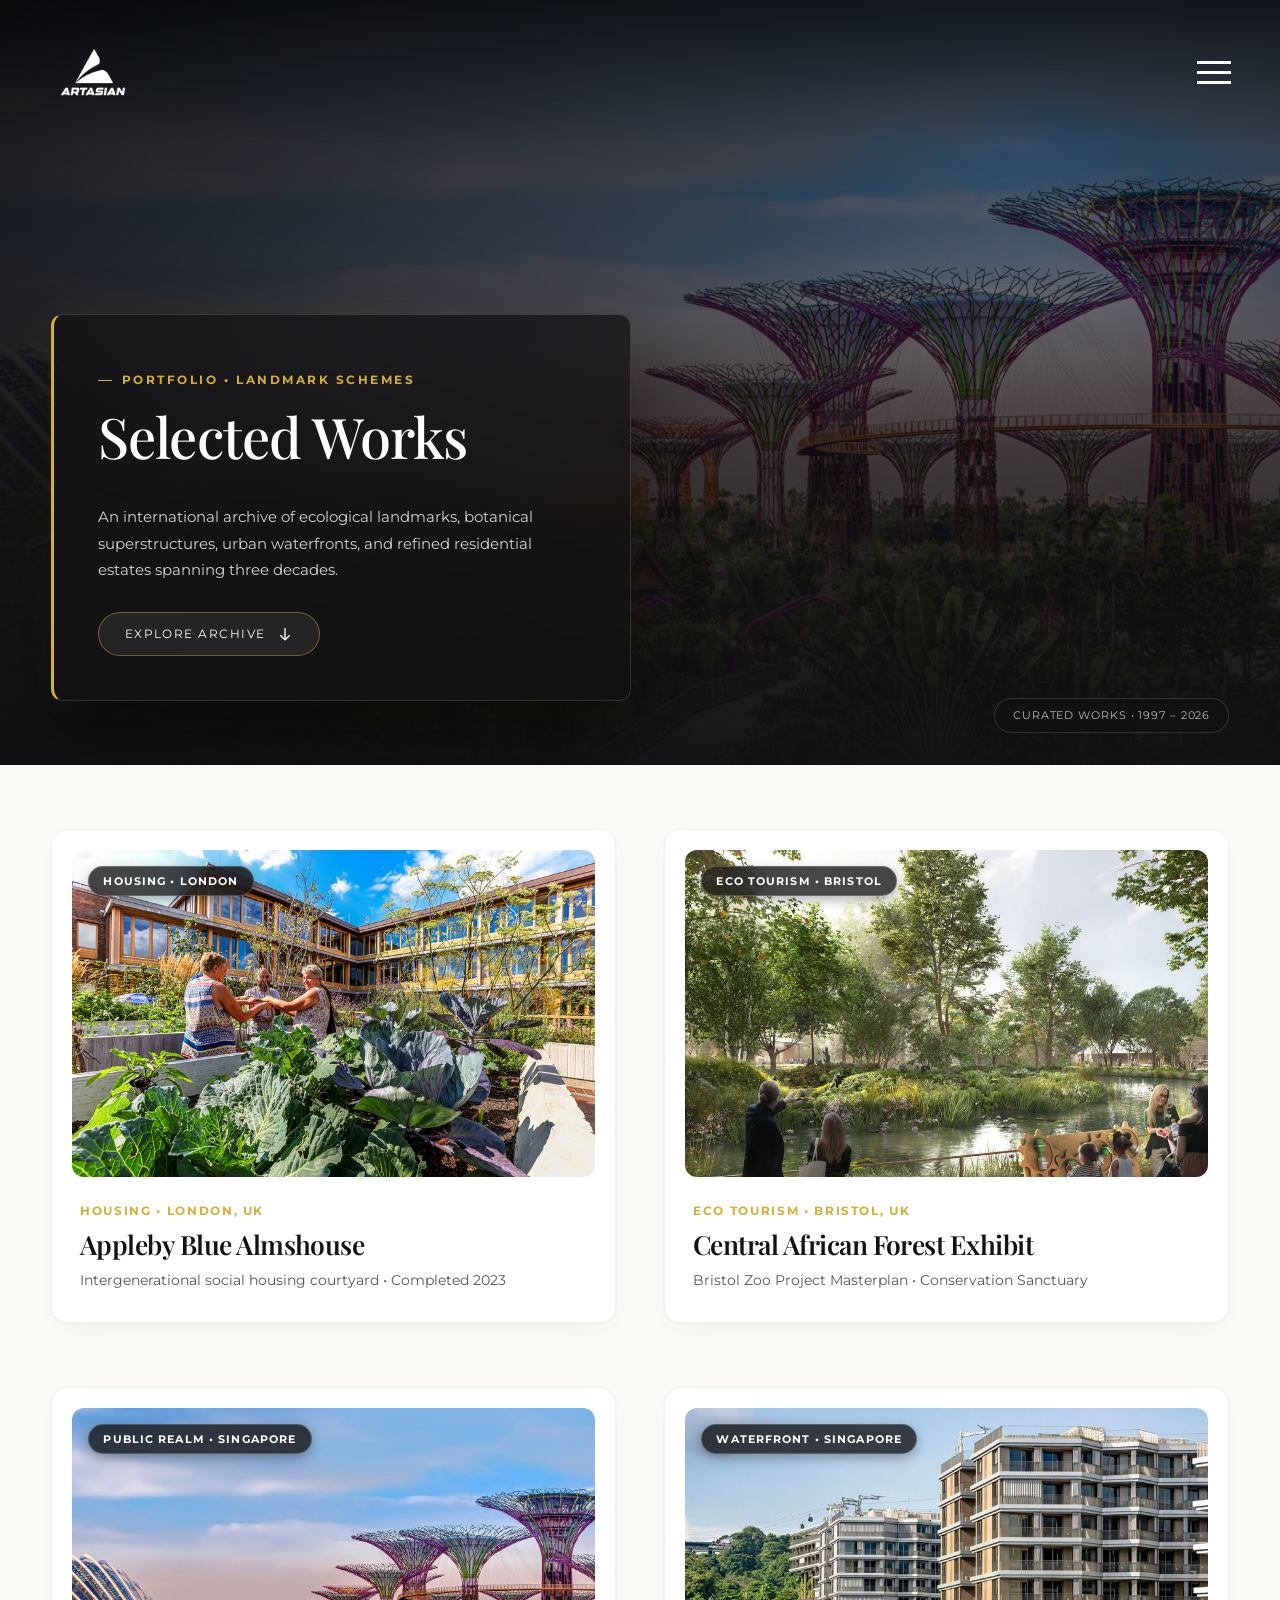
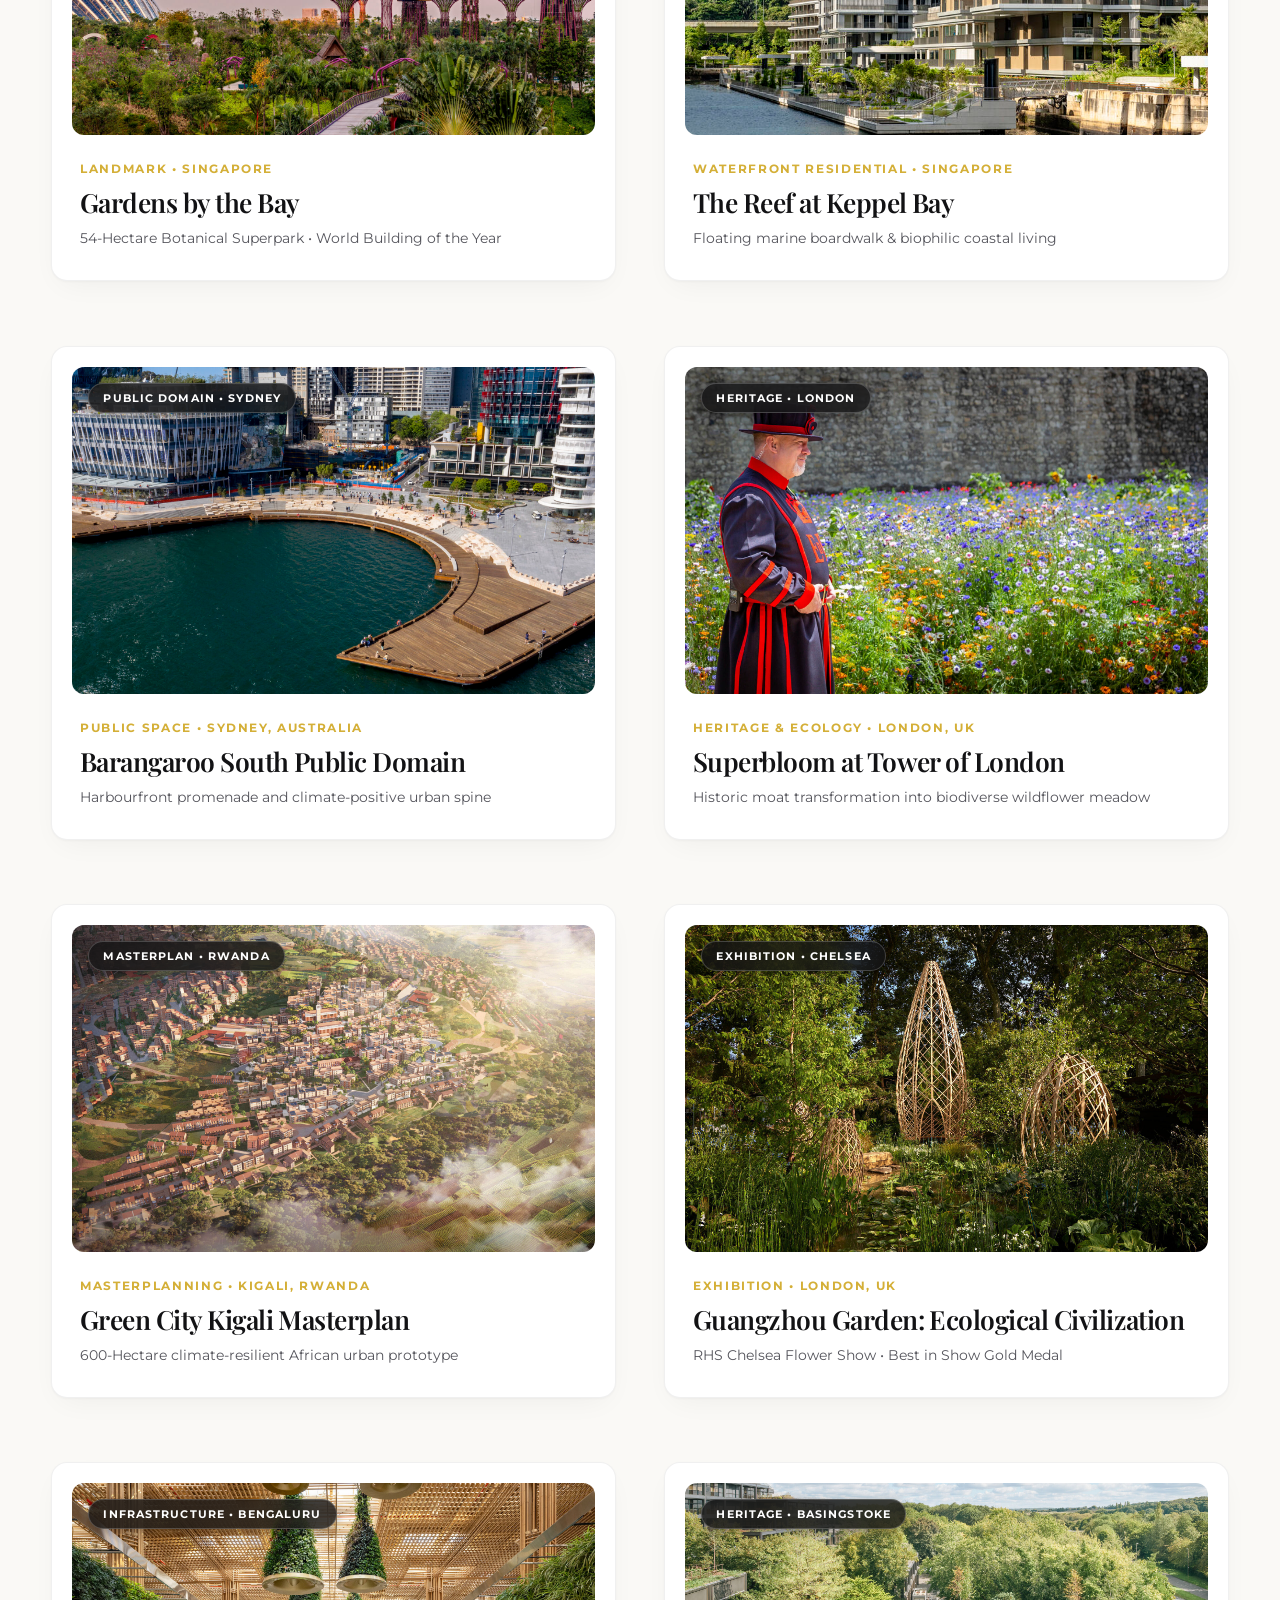
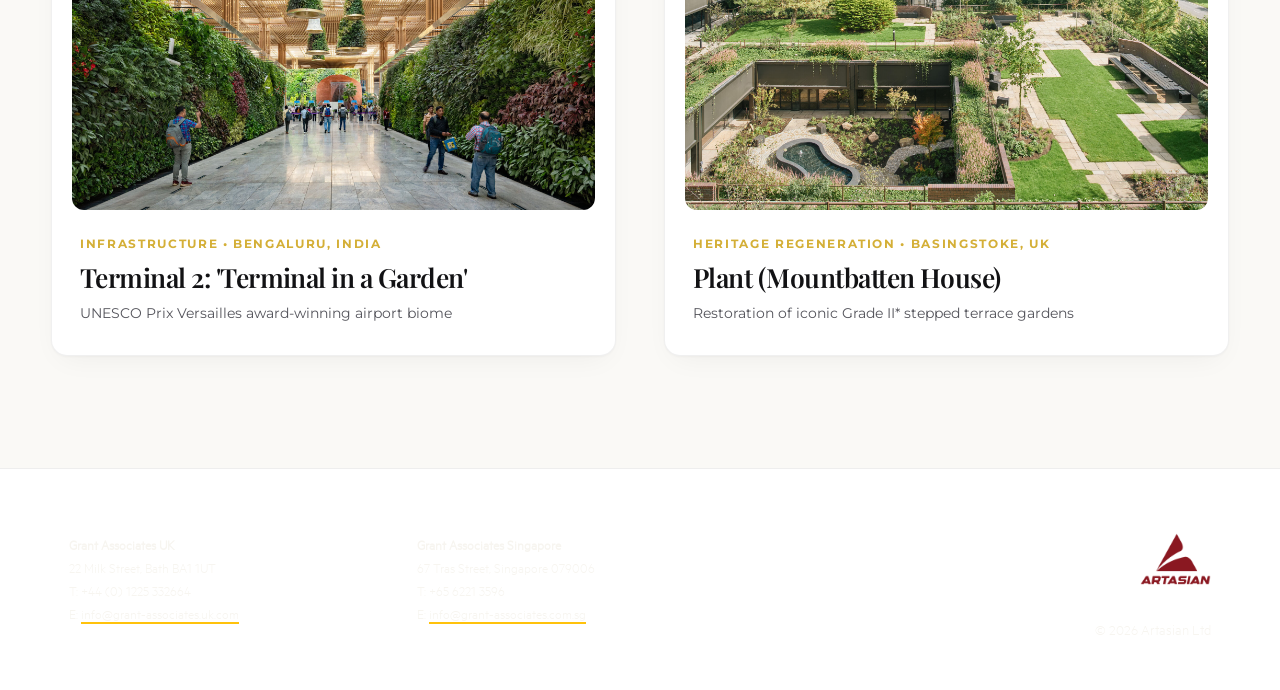
<file: projects.html>
<!DOCTYPE html>
<html lang="en-gb" dir="ltr" class="no-js">
<head>
  <meta charset="utf-8">
  <meta name="viewport" content="width=device-width, initial-scale=1, viewport-fit=cover">
  <title>Projects | Artasian</title>
  <meta name="description" content="Explore our innovative landscape architecture projects worldwide, from Gardens by the Bay to urban regenerations.">
  <link rel="icon" type="image/png" href="assets/img/artasian-icon-dark.png">

  <!-- Google Fonts: Luxury Architectural Typography -->
  <link rel="preconnect" href="https://fonts.googleapis.com">
  <link rel="preconnect" href="https://fonts.gstatic.com" crossorigin>
  <link href="https://fonts.googleapis.com/css2?family=Cormorant+Garamond:wght@500;600;700&family=Montserrat:wght@400;500;600;700&family=Playfair+Display:ital,wght@0,400;0,500;0,600;0,700;1,400&display=swap" rel="stylesheet">

  <link rel="stylesheet" href="assets/css/style.css">
  <link rel="stylesheet" href="assets/css/custom.css?v=22.0">
</head>
<body class="bg-charcoal projects-page" data-section="projects">

  <!-- Header -->
  <header class="fixed inset-x-0 top-0 w-full header z-100 md:z-40">
    <div class="relative z-30 flex flex-wrap items-center justify-between header__inner">
      <a class="inline-block header__logo" href="index.html" title="Artasian – Home">
        <img class="header__logo-img header__logo--white" src="assets/img/artasian-logo-white.png" alt="Artasian" height="48">
        <img class="header__logo-img header__logo--dark" src="assets/img/artasian-logo-dark.png" alt="Artasian" height="48">
      </a>

      <div class="hidden md:flex items-center ml-auto mr-4">
        <ul class="font-bold tracking-wide c-secondary-nav">
          <li class="c-secondary-nav__item">
            <a class="c-secondary-nav__link block p-1 text-xs uppercase" href="practice.html">
              <span>Practice</span>
            </a>
          </li>
          <li class="c-secondary-nav__item">
            <a class="c-secondary-nav__link block p-1 text-xs uppercase" href="practice.html#people">
              <span>People</span>
            </a>
          </li>
          <li class="c-secondary-nav__item">
            <a class="c-secondary-nav__link block p-1 text-xs uppercase" href="practice.html#awards">
              <span>Awards</span>
            </a>
          </li>
          <li class="c-secondary-nav__item">
            <a class="c-secondary-nav__link block p-1 text-xs uppercase" href="practice.html#clients">
              <span>Clients</span>
            </a>
          </li>
        </ul>
      </div>

      <button class="-mr-1 appearance-none burger" type="button" data-menu-opener id="menu" aria-label="Toggle navigation menu">
        <span class="burger__bar"></span>
      </button>
    </div>
  </header>

  <!-- LUXURY ARCHITECTURAL SIDE DRAWER & BACKDROP -->
  <div class="art-drawer-backdrop" id="drawer-backdrop"></div>
  
  <aside class="art-drawer" id="site-menu" role="dialog" aria-modal="true" aria-label="Navigation Menu">
    <!-- Top Bar with Brand Pill & Close Button -->
    <div class="art-drawer__header">
      <div class="art-drawer__brand">
        <span class="art-drawer__eyebrow">ARTASIAN &bull; STUDIO</span>
      </div>
      <button type="button" class="art-drawer__close" id="menu-close-btn" aria-label="Close menu">
        <span>&times;</span>
      </button>
    </div>

    <!-- Main Navigation Links -->
    <div class="art-drawer__body">
      <ul class="art-drawer__nav" id="menu-inner">
        <li class="art-drawer__item">
          <a href="index.html" class="art-drawer__link">
            <span class="art-drawer__num">01</span>
            <span class="art-drawer__text">Home</span>
          </a>
        </li>
        <li class="art-drawer__item">
          <a href="planet.html" class="art-drawer__link">
            <span class="art-drawer__num">02</span>
            <span class="art-drawer__text">Planet</span>
          </a>
        </li>
        <li class="art-drawer__item">
          <a href="practice.html" class="art-drawer__link">
            <span class="art-drawer__num">03</span>
            <span class="art-drawer__text">Practice</span>
          </a>
        </li>
        <li class="art-drawer__item">
          <a href="projects.html" class="art-drawer__link is-active-page">
            <span class="art-drawer__num">04</span>
            <span class="art-drawer__text">Projects</span>
          </a>
        </li>
        <li class="art-drawer__item">
          <a href="news.html" class="art-drawer__link">
            <span class="art-drawer__num">05</span>
            <span class="art-drawer__text">Latest</span>
          </a>
        </li>
        <li class="art-drawer__item">
          <a href="careers.html" class="art-drawer__link">
            <span class="art-drawer__num">06</span>
            <span class="art-drawer__text">Careers</span>
          </a>
        </li>
        <li class="art-drawer__item">
          <a href="contact.html" class="art-drawer__link">
            <span class="art-drawer__num">07</span>
            <span class="art-drawer__text">Contact</span>
          </a>
        </li>
      </ul>
    </div>

    <!-- Footer: Studio Location & Contact -->
    <div class="art-drawer__footer">
      <div class="art-drawer__studios">
        <span class="art-drawer__city">Bath</span>
        <span class="art-drawer__sep">&bull;</span>
        <span class="art-drawer__city">London</span>
        <span class="art-drawer__sep">&bull;</span>
        <span class="art-drawer__city">Singapore</span>
      </div>
      <p class="art-drawer__email">
        <a href="mailto:info@artasian.com">info@artasian.com</a>
      </p>
    </div>
  </aside>

  <main id="page-wrapper">
    <!-- Cinematic Portfolio Hero Header -->
    <section class="projects-hero-cinematic">
      <img src="assets/img/projects/gardens-by-the-bay.jpg" class="lux-hero-bg" alt="Artasian Landmark Projects and Spatial Masterplans" width="2560" height="1707">
      <div class="lux-hero-overlay"></div>

      <div class="projects-container relative z-20 w-full">
        <div class="lux-hero-card" data-aos="fade-up">
          <span class="lux-hero-eyebrow">PORTFOLIO &bull; LANDMARK SCHEMES</span>
          <h1 class="lux-hero-title">Selected Works</h1>
          <p class="lux-hero-lead">An international archive of ecological landmarks, botanical superstructures, urban waterfronts, and refined residential estates spanning three decades.</p>
          <div class="lux-hero-actions">
            <a href="#filtered-container" class="lux-hero-btn">
              <span>Explore Archive</span>
              <svg width="16" height="16" fill="none" stroke="currentColor" stroke-width="2" viewBox="0 0 24 24"><path d="M19 14l-7 7m0 0l-7-7m7 7V3"></path></svg>
            </a>
          </div>
        </div>
      </div>

      <div class="lux-hero-badge-tag">
        <span>Curated Works &bull; 1997 &ndash; 2026</span>
      </div>
    </section>

    <!-- Luxury Architectural Projects Showcase Grid -->
    <div class="projects-gallery-wrap">
      <div class="projects-container" id="filtered-container">
        <div class="projects-lux-grid">

          <!-- 1. Appleby Blue Almshouse -->
          <article class="project-lux-card" data-aos="fade-up" data-paginated-item>
            <div class="project-lux-thumb">
              <img src="assets/img/projects/appleby-blue.jpg" alt="Appleby Blue Almshouse" loading="lazy">
              <span class="project-lux-badge">Housing &bull; London</span>
            </div>
            <div class="project-lux-meta">
              <span class="project-lux-tagline">Housing &bull; London, UK</span>
              <h2 class="project-lux-title">Appleby Blue Almshouse</h2>
              <span class="project-lux-location">Intergenerational social housing courtyard &bull; Completed 2023</span>
            </div>
          </article>

          <!-- 2. Bristol Zoo Project -->
          <article class="project-lux-card" data-aos="fade-up" data-paginated-item>
            <div class="project-lux-thumb">
              <img src="assets/img/projects/bristol-zoo.jpg" alt="Bristol Zoo Project" loading="lazy">
              <span class="project-lux-badge">Eco Tourism &bull; Bristol</span>
            </div>
            <div class="project-lux-meta">
              <span class="project-lux-tagline">Eco Tourism &bull; Bristol, UK</span>
              <h2 class="project-lux-title">Central African Forest Exhibit</h2>
              <span class="project-lux-location">Bristol Zoo Project Masterplan &bull; Conservation Sanctuary</span>
            </div>
          </article>

          <!-- 3. Gardens by the Bay -->
          <article class="project-lux-card" data-aos="fade-up" data-paginated-item>
            <div class="project-lux-thumb">
              <img src="assets/img/projects/gardens-by-the-bay.jpg" alt="Gardens by the Bay" loading="lazy">
              <span class="project-lux-badge">Public Realm &bull; Singapore</span>
            </div>
            <div class="project-lux-meta">
              <span class="project-lux-tagline">Landmark &bull; Singapore</span>
              <h2 class="project-lux-title">Gardens by the Bay</h2>
              <span class="project-lux-location">54-Hectare Botanical Superpark &bull; World Building of the Year</span>
            </div>
          </article>

          <!-- 4. The Reef at Keppel Bay -->
          <article class="project-lux-card" data-aos="fade-up" data-paginated-item>
            <div class="project-lux-thumb">
              <img src="assets/img/projects/reef-keppel-bay.jpg" alt="The Reef at Keppel Bay" loading="lazy">
              <span class="project-lux-badge">Waterfront &bull; Singapore</span>
            </div>
            <div class="project-lux-meta">
              <span class="project-lux-tagline">Waterfront Residential &bull; Singapore</span>
              <h2 class="project-lux-title">The Reef at Keppel Bay</h2>
              <span class="project-lux-location">Floating marine boardwalk & biophilic coastal living</span>
            </div>
          </article>

          <!-- 5. Barangaroo South Public Domain -->
          <article class="project-lux-card" data-aos="fade-up" data-paginated-item>
            <div class="project-lux-thumb">
              <img src="assets/img/projects/barangaroo.jpg" alt="Barangaroo South Public Domain" loading="lazy">
              <span class="project-lux-badge">Public Domain &bull; Sydney</span>
            </div>
            <div class="project-lux-meta">
              <span class="project-lux-tagline">Public Space &bull; Sydney, Australia</span>
              <h2 class="project-lux-title">Barangaroo South Public Domain</h2>
              <span class="project-lux-location">Harbourfront promenade and climate-positive urban spine</span>
            </div>
          </article>

          <!-- 6. Superbloom at Tower of London -->
          <article class="project-lux-card" data-aos="fade-up" data-paginated-item>
            <div class="project-lux-thumb">
              <img src="assets/img/projects/superbloom.jpg" alt="Superbloom" loading="lazy">
              <span class="project-lux-badge">Heritage &bull; London</span>
            </div>
            <div class="project-lux-meta">
              <span class="project-lux-tagline">Heritage & Ecology &bull; London, UK</span>
              <h2 class="project-lux-title">Superbloom at Tower of London</h2>
              <span class="project-lux-location">Historic moat transformation into biodiverse wildflower meadow</span>
            </div>
          </article>

          <!-- 7. Green City Kigali -->
          <article class="project-lux-card" data-aos="fade-up" data-paginated-item>
            <div class="project-lux-thumb">
              <img src="assets/img/projects/green-city-kigali.jpg" alt="Green City Kigali" loading="lazy">
              <span class="project-lux-badge">Masterplan &bull; Rwanda</span>
            </div>
            <div class="project-lux-meta">
              <span class="project-lux-tagline">Masterplanning &bull; Kigali, Rwanda</span>
              <h2 class="project-lux-title">Green City Kigali Masterplan</h2>
              <span class="project-lux-location">600-Hectare climate-resilient African urban prototype</span>
            </div>
          </article>

          <!-- 8. Guangzhou Garden at RHS Chelsea -->
          <article class="project-lux-card" data-aos="fade-up" data-paginated-item>
            <div class="project-lux-thumb">
              <img src="assets/img/projects/chelsea-2021.jpg" alt="RHS Chelsea Flower Show" loading="lazy">
              <span class="project-lux-badge">Exhibition &bull; Chelsea</span>
            </div>
            <div class="project-lux-meta">
              <span class="project-lux-tagline">Exhibition &bull; London, UK</span>
              <h2 class="project-lux-title">Guangzhou Garden: Ecological Civilization</h2>
              <span class="project-lux-location">RHS Chelsea Flower Show &bull; Best in Show Gold Medal</span>
            </div>
          </article>

          <!-- 9. Kempegowda Airport Bengaluru -->
          <article class="project-lux-card" data-aos="fade-up" data-paginated-item>
            <div class="project-lux-thumb">
              <img src="assets/img/projects/bengaluru-airport.jpg" alt="Terminal 2 at Kempegowda International Airport Bengaluru" loading="lazy">
              <span class="project-lux-badge">Infrastructure &bull; Bengaluru</span>
            </div>
            <div class="project-lux-meta">
              <span class="project-lux-tagline">Infrastructure &bull; Bengaluru, India</span>
              <h2 class="project-lux-title">Terminal 2: 'Terminal in a Garden'</h2>
              <span class="project-lux-location">UNESCO Prix Versailles award-winning airport biome</span>
            </div>
          </article>

          <!-- 10. Mountbatten House -->
          <article class="project-lux-card" data-aos="fade-up" data-paginated-item>
            <div class="project-lux-thumb">
              <img src="assets/img/projects/mountbatten-house.jpg" alt="Plant (Mountbatten House)" loading="lazy">
              <span class="project-lux-badge">Heritage &bull; Basingstoke</span>
            </div>
            <div class="project-lux-meta">
              <span class="project-lux-tagline">Heritage Regeneration &bull; Basingstoke, UK</span>
              <h2 class="project-lux-title">Plant (Mountbatten House)</h2>
              <span class="project-lux-location">Restoration of iconic Grade II* stepped terrace gardens</span>
            </div>
          </article>

        </div>
      </div>
    </div>
  </main>

  <!-- Footer -->
  <footer class="relative py-4 text-sm bg-white footer">
    <div class="wrapper">
      <div class="g-grid">
        <div class="g-grid__col md:w-12/17 lg:w-10/17 xxl:w-6/17">
          <div class="g-grid">
            <div class="g-grid__col md:w-6/12">
              <address class="mb-2">
                <strong>Grant Associates UK</strong><br>
                22 Milk Street, Bath BA1 1UT<br>
                T: +44 (0) 1225 332664<br>
                E: <a href="mailto:info@grant-associates.uk.com">info@grant-associates.uk.com</a>
              </address>
            </div>
            <div class="g-grid__col md:w-6/12">
              <address class="mb-2">
                <strong>Grant Associates Singapore</strong><br>
                67 Tras Street, Singapore 079006<br>
                T: +65 6221 3596<br>
                E: <a href="mailto:info@grant-associates.com.sg">info@grant-associates.com.sg</a>
              </address>
            </div>
          </div>
        </div>
        <div class="flex flex-col w-auto lg:text-right pl-2-5 lg:ml-auto">
          <div class="footer__logo lg:ml-auto mb-2">
            <img class="footer__logo-img" src="assets/img/artasian-logo-dark.png" alt="Artasian" height="52">
          </div>
          <p class="mb-0 text-xs text-grey-mid">&copy; 2026 Artasian Ltd</p>
        </div>
      </div>
    </div>
  </footer>

  <!-- SVG Sprite -->
  <div class="visuallyhidden" style="display: none;">
    <svg xmlns="http://www.w3.org/2000/svg">
      <symbol id="grant-associates-logo" viewBox="0 0 148.031 54.513"><path d="M28.994 6.687a.705.705 0 01-.879.678 4.979 4.979 0 00-1.135-.126 4.327 4.327 0 00-4.147 3.338v11.284a.7.7 0 01-.7.7h-1.618a.7.7 0 01-.7-.7V5.407a.7.7 0 01.7-.7h1.615a.7.7 0 01.7.7v1.631a4.992 4.992 0 014.429-2.695 6 6 0 011.162.105.7.7 0 01.57.69zM48.583 4.705H50.2a.7.7 0 01.7.7v1.553a6.681 6.681 0 015.275-2.614c4.067 0 6.282 2.614 6.282 6.515v11a.7.7 0 01-.7.7H60.1a.7.7 0 01-.7-.7V11.342c0-2.494-1.248-4.224-3.946-4.224a4.85 4.85 0 00-4.554 3.339v11.4a.7.7 0 01-.7.7h-1.617a.7.7 0 01-.7-.7V5.407a.7.7 0 01.7-.7M71.058 22.562h-1.615a.7.7 0 01-.7-.7V7.279H65.7a.7.7 0 01-.7-.7V5.407a.7.7 0 01.7-.7h3.04V.7a.7.7 0 01.7-.7h1.615a.7.7 0 01.7.7v4H75.2a.7.7 0 01.7.7v1.178a.7.7 0 01-.7.7h-3.439v14.583a.7.7 0 01-.7.7M17.517 50.983a.7.7 0 011.1-.577 8.4 8.4 0 004.783 1.533c1.974 0 3.7-.724 3.7-2.494 0-1.327-1.006-2.051-2.577-2.574l-2.456-.844c-2.7-.885-4.51-2.172-4.51-5.068 0-3.137 2.778-5.027 6.322-5.027a9.5 9.5 0 014.747 1.209 1.15 1.15 0 01.568 1v1.1a.7.7 0 01-1.084.587 7.446 7.446 0 00-4.231-1.318c-1.853 0-3.383.8-3.383 2.333 0 1.447.967 1.93 2.658 2.533l2.738.925c2.7.925 4.188 2.494 4.188 5.028 0 3.3-2.939 5.188-6.685 5.188a10.444 10.444 0 01-5.322-1.382 1.17 1.17 0 01-.557-.993zM32.538 50.983a.7.7 0 011.1-.577 8.406 8.406 0 004.782 1.533c1.973 0 3.7-.724 3.7-2.494 0-1.327-1.007-2.051-2.578-2.574l-2.456-.844c-2.7-.885-4.51-2.172-4.51-5.068 0-3.137 2.778-5.027 6.322-5.027a9.5 9.5 0 014.747 1.209 1.151 1.151 0 01.569 1v1.1a.7.7 0 01-1.085.587 7.446 7.446 0 00-4.229-1.322c-1.852 0-3.382.8-3.382 2.333 0 1.447.966 1.93 2.657 2.533l2.739.925c2.7.925 4.187 2.494 4.187 5.028 0 3.3-2.939 5.188-6.684 5.188a10.448 10.448 0 01-5.323-1.382 1.169 1.169 0 01-.556-.993zM55.531 38.586c-3.221 0-5.154 2.735-5.154 6.636s1.933 6.637 5.154 6.637 5.154-2.735 5.154-6.637-1.932-6.636-5.154-6.636m0 15.927c-4.912 0-8.215-3.821-8.215-9.291s3.3-9.29 8.215-9.29c4.873 0 8.215 3.821 8.215 9.29s-3.342 9.291-8.215 9.291M74.458 35.932a7.633 7.633 0 014.5 1.253.712.712 0 01.294.572v1.257a.7.7 0 01-1.073.595 6.387 6.387 0 00-3.518-.982c-3.181 0-5.758 2.493-5.758 6.595s2.577 6.6 5.758 6.6a6.387 6.387 0 003.518-.982.7.7 0 011.073.595v1.257a.712.712 0 01-.294.572 7.633 7.633 0 01-4.5 1.253c-4.832 0-8.618-3.579-8.618-9.291s3.786-9.29 8.618-9.29M84.95 54.151h-1.615a.7.7 0 01-.7-.7V37a.7.7 0 01.7-.7h1.615a.7.7 0 01.7.7v16.449a.7.7 0 01-.7.7m-.828-21.316a1.958 1.958 0 01-1.932-1.93 1.953 1.953 0 013.906 0 1.967 1.967 0 01-1.974 1.93M111.65 54.151h-1.616a.7.7 0 01-.7-.7V38.868h-3.043a.7.7 0 01-.7-.7V37a.7.7 0 01.7-.7h3.043v-4a.7.7 0 01.7-.7h1.616a.7.7 0 01.7.7v4h3.45a.7.7 0 01.7.7v1.17a.7.7 0 01-.7.7h-3.446v14.579a.7.7 0 01-.7.7M120.889 43.372h9.222c-.121-2.614-1.45-4.866-4.349-4.866-2.376 0-4.309 1.569-4.873 4.866zm-.161 2.373c.121 4.143 2.738 6.114 6 6.114a7.655 7.655 0 004.022-.993.7.7 0 011.052.606v1.115a.715.715 0 01-.316.588 8.889 8.889 0 01-5.12 1.338c-5.155 0-8.618-3.5-8.618-9.13 0-5.55 3.222-9.451 7.974-9.451 4.832 0 7.328 3.5 7.328 8.727v.385a.7.7 0 01-.7.7zM135.467 50.983a.7.7 0 011.1-.577 8.408 8.408 0 004.782 1.533c1.973 0 3.7-.724 3.7-2.494 0-1.327-1.007-2.051-2.577-2.574l-2.457-.844c-2.7-.885-4.51-2.172-4.51-5.068 0-3.137 2.779-5.027 6.323-5.027a9.413 9.413 0 015 1.361.685.685 0 01.316.585v1.359a.7.7 0 01-1.084.587 7.446 7.446 0 00-4.231-1.318c-1.853 0-3.383.8-3.383 2.333 0 1.447.966 1.93 2.658 2.533l2.738.925c2.7.925 4.188 2.494 4.188 5.028 0 3.3-2.939 5.188-6.685 5.188a10.219 10.219 0 01-5.57-1.544.705.705 0 01-.309-.582zM13.007 17.093a5.185 5.185 0 01-4.551 2.775c-3.382 0-5.355-2.695-5.355-6.395 0-3.74 1.973-6.435 5.355-6.435a5.185 5.185 0 014.551 2.775zm2.358-12.388h-1.656a.7.7 0 00-.7.7v1.311a6.283 6.283 0 00-4.995-2.373C2.778 4.343.04 8.687.04 13.473S2.778 22.6 8.014 22.6a6.3 6.3 0 004.993-2.413v.758c0 3.821-2.5 5.711-5.678 5.711h-.074v2.734h.074c4.268 0 8.738-2.413 8.738-8.646V5.407a.7.7 0 00-.7-.7z" fill-rule="evenodd"/></symbol>
      <symbol id="grant-associates-logo-mobile" viewBox="0 0 784.305 300.6"><path d="M254.9 121.8h6.7a2.9 2.9 0 002.9-2.9V72c2.5-8.7 9.4-13.9 17.2-13.9a24.163 24.163 0 014.7.5 2.966 2.966 0 003.7-2.8v-6.4a2.987 2.987 0 00-2.4-2.9 22.654 22.654 0 00-4.8-.4 20.855 20.855 0 00-18.4 11.2v-6.8a2.9 2.9 0 00-2.9-2.9h-6.7a2.9 2.9 0 00-2.9 2.9v68.4a2.9 2.9 0 002.9 2.9M371.5 121.8h6.7a2.9 2.9 0 002.9-2.9V71.5A20.223 20.223 0 01400 57.6c11.2 0 16.4 7.2 16.4 17.6v43.7a2.9 2.9 0 002.9 2.9h6.9a2.9 2.9 0 002.9-2.9V73.1c0-16.2-9.2-27.1-26.1-27.1a27.584 27.584 0 00-21.9 10.9v-6.4a2.9 2.9 0 00-2.9-2.9h-6.7a2.9 2.9 0 00-2.9 2.9v68.4a2.9 2.9 0 002.9 2.9M455.2 118.9a2.9 2.9 0 002.9 2.9h6.7a2.9 2.9 0 002.9-2.9V58.3H482a2.9 2.9 0 002.9-2.9v-4.9a2.9 2.9 0 00-2.9-2.9h-14.3V30.9a2.9 2.9 0 00-2.9-2.9h-6.7a2.9 2.9 0 00-2.9 2.9v16.6h-12.6a2.9 2.9 0 00-2.9 2.9v4.9a2.9 2.9 0 002.9 2.9h12.6zM277.3 212.2l-11.4-3.8c-7-2.5-11-4.5-11-10.5 0-6.4 6.4-9.7 14-9.7a30.652 30.652 0 0117.6 5.5 2.893 2.893 0 004.5-2.4v-4.6a4.909 4.909 0 00-2.4-4.2 39.742 39.742 0 00-19.7-5c-14.7 0-26.3 7.9-26.3 20.9 0 12 7.5 17.4 18.7 21.1l10.2 3.5c6.5 2.2 10.7 5.2 10.7 10.7 0 7.4-7.2 10.4-15.4 10.4a35.147 35.147 0 01-19.9-6.4 2.968 2.968 0 00-4.6 2.4v4.8a4.871 4.871 0 002.3 4.1c5.6 3.5 13.7 5.7 22.1 5.7 15.6 0 27.8-7.9 27.8-21.6.2-10.6-6-17.1-17.2-20.9M339.6 212.2l-11.4-3.8c-7-2.5-11-4.5-11-10.5 0-6.4 6.4-9.7 14-9.7a30.652 30.652 0 0117.6 5.5 2.893 2.893 0 004.5-2.4v-4.6a4.909 4.909 0 00-2.4-4.2 39.742 39.742 0 00-19.7-5c-14.7 0-26.3 7.9-26.3 20.9 0 12 7.5 17.4 18.7 21.1l10.2 3.5c6.5 2.2 10.7 5.2 10.7 10.7 0 7.4-7.2 10.4-15.4 10.4a35.147 35.147 0 01-19.9-6.4 2.968 2.968 0 00-4.6 2.4v4.8a4.871 4.871 0 002.3 4.1c5.6 3.5 13.7 5.7 22.1 5.7 15.6 0 27.8-7.9 27.8-21.6.2-10.6-6-17.1-17.2-20.9M400.3 177.4c-20.4 0-34.1 15.9-34.1 38.6s13.7 38.6 34.1 38.6c20.2 0 34.1-15.9 34.1-38.6.1-22.7-13.8-38.6-34.1-38.6m0 66.2c-13.4 0-21.4-11.4-21.4-27.6s8-27.6 21.4-27.6 21.4 11.4 21.4 27.6-8 27.6-21.4 27.6" fill="#1a161a"/></symbol>
    </svg>
  </div>

  <script src="assets/js/main.js?v=22.0"></script>
</body>
</html>
</file>
<file: assets/css/custom.css>
@font-face {
  font-family: "MetricWeb-Light";
  font-display: swap;
  src: url("../fonts/MetricWeb-Light.woff2") format("woff2");
  font-style: normal;
  font-weight: 300;
}

@font-face {
  font-family: "MetricWeb-Regular";
  font-display: swap;
  src: url("../fonts/MetricWeb-Regular.woff2") format("woff2");
  font-style: normal;
  font-weight: 400;
}

@font-face {
  font-family: "MetricWeb-Medium";
  font-display: swap;
  src: url("../fonts/MetricWeb-Medium.woff2") format("woff2");
  font-style: normal;
  font-weight: 500;
}

:root {
  --color-primary: #000000;
  --color-white: #ffffff;
  --color-accent-teal: #06cccb;
  --color-accent-blue: #00a3ff;
  --color-accent-yellow: #ffc20c;
  --color-accent-green: #00a86b;
  --color-grey-light: #f7f7f7;
  --color-grey-mid: #777777;
  --color-grey-dark: #222222;
}

body {
  font-family: "MetricWeb-Light", "Inter", -apple-system, BlinkMacSystemFont, "Segoe UI", Roboto, sans-serif;
  color: #000;
  background-color: #fff;
  overflow-x: hidden;
  margin: 0;
  padding: 0 !important;
  padding-top: 0 !important;
}

body.bg-charcoal,
body.projects-page,
[data-section="projects"] body {
  background-color: #121214 !important;
  color: #f7f5f0;
}

/* Header & Navigation Fixes */
.header {
  position: fixed;
  top: 0;
  left: 0;
  right: 0;
  width: 100%;
  z-index: 1000;
  padding: 0.75rem 2rem;
  background: linear-gradient(180deg, rgba(0, 0, 0, 0.45) 0%, rgba(0, 0, 0, 0.15) 60%, transparent 100%) !important;
  transition: background 0.35s cubic-bezier(0.16, 1, 0.3, 1), padding 0.35s ease, box-shadow 0.35s ease;
  pointer-events: none;
}

[data-section="projects"] .header:not(.header--scrolled),
.projects-page .header:not(.header--scrolled) {
  background: linear-gradient(180deg, rgba(0, 0, 0, 0.55) 0%, rgba(0, 0, 0, 0.2) 60%, transparent 100%) !important;
}

.header--scrolled {
  background: rgba(255, 255, 255, 0.96) !important;
  backdrop-filter: blur(14px);
  -webkit-backdrop-filter: blur(14px);
  padding: 0.5rem 2rem;
  box-shadow: 0 4px 20px rgba(0, 0, 0, 0.08);
}

.header--light {
  background: transparent !important;
  backdrop-filter: none;
  -webkit-backdrop-filter: none;
  box-shadow: none;
}

.header.is-dark-header {
  color: #fff;
}

.header.is-dark-header .header__logo {
  filter: invert(0);
}

.header__inner {
  display: flex;
  align-items: center;
  justify-content: space-between;
  width: 100%;
  max-width: 1800px;
  margin: 0 auto;
  pointer-events: auto;
}

.header__logo {
  display: inline-flex;
  align-items: center;
  color: inherit;
  transition: opacity 0.25s ease, transform 0.25s ease;
  position: relative;
}

.header__logo:hover {
  opacity: 0.9;
  transform: translateY(-1px);
}

.header__logo-img {
  height: 48px;
  width: auto;
  max-width: 170px;
  object-fit: contain;
  transition: opacity 0.25s ease, transform 0.25s ease;
  display: block;
}

@media (max-width: 768px) {
  .header__logo-img {
    height: 38px;
    max-width: 135px;
  }
}

/* Default on dark hero / transparent header */
.header:not(.header--scrolled):not(.header--light) .header__logo--white {
  display: block !important;
}
.header:not(.header--scrolled):not(.header--light) .header__logo--dark {
  display: none !important;
}

/* When header is scrolled or has light background */
.header--scrolled .header__logo--white,
.header--light .header__logo--white {
  display: none !important;
}
.header--scrolled .header__logo--dark,
.header--light .header__logo--dark {
  display: block !important;
}

/* Header text and burger colors */
.header:not(.header--scrolled):not(.header--light) {
  color: #ffffff;
}
.header:not(.header--scrolled):not(.header--light) .burger {
  color: #ffffff;
}
.header:not(.header--scrolled):not(.header--light) .burger__bar,
.header:not(.header--scrolled):not(.header--light) .burger__bar::before,
.header:not(.header--scrolled):not(.header--light) .burger__bar::after {
  background-color: #ffffff !important;
}

.header--scrolled,
.header--light {
  color: #161514;
}
.header--scrolled .burger,
.header--light .burger {
  color: #161514;
}
.header--scrolled .burger:not(.is-active) .burger__bar,
.header--scrolled .burger:not(.is-active) .burger__bar::before,
.header--scrolled .burger:not(.is-active) .burger__bar::after,
.header--light .burger:not(.is-active) .burger__bar,
.header--light .burger:not(.is-active) .burger__bar::before,
.header--light .burger:not(.is-active) .burger__bar::after {
  background-color: #161514 !important;
}

/* Footer logo */
.footer__logo-img {
  height: 52px;
  width: auto;
  max-width: 180px;
  object-fit: contain;
  display: block;
}

.c-secondary-nav {
  display: flex;
  align-items: center;
  gap: 0.5rem;
  list-style: none;
  margin: 0;
  padding: 0;
}

.c-secondary-nav__link {
  font-family: "MetricWeb-Regular", sans-serif;
  text-transform: uppercase;
  font-size: 0.75rem;
  letter-spacing: 0.08em;
  padding: 0.4rem 0.6rem;
  color: inherit;
  transition: color 0.2s ease;
  position: relative;
}

.c-secondary-nav__link span {
  border-bottom: 2px solid transparent;
  transition: border-color 0.2s ease;
}

.c-secondary-nav__link:hover span,
.c-secondary-nav__link.is-active span {
  border-color: var(--color-accent-yellow);
}

/* Burger Button */
.burger {
  width: 44px;
  height: 44px;
  display: inline-flex;
  align-items: center;
  justify-content: center;
  position: relative;
  background: transparent;
  border: none;
  cursor: pointer;
  z-index: 1050;
  outline: none;
}

.burger__bar,
.burger__bar::before,
.burger__bar::after {
  display: block;
  width: 26px;
  height: 2px;
  background-color: currentColor;
  transition: transform 0.3s cubic-bezier(0.4, 0, 0.2, 1), background-color 0.3s ease;
  position: relative;
}

.burger__bar::before,
.burger__bar::after {
  content: "";
  position: absolute;
  left: 0;
}

.burger__bar::before {
  top: -8px;
}

.burger__bar::after {
  top: 8px;
}

.burger.is-active {
  color: #fff !important;
}

.burger.is-active .burger__bar {
  background-color: transparent;
}

.burger.is-active .burger__bar::before {
  transform: translateY(8px) rotate(45deg);
}

.burger.is-active .burger__bar::after {
  transform: translateY(-8px) rotate(-45deg);
}

/* ==========================================================================
   LUXURY ARCHITECTURAL SIDE DRAWER NAVIGATION & SOFT BACKDROP
   ========================================================================== */

/* Soft Dark Dimmer Backdrop */
.art-drawer-backdrop {
  position: fixed !important;
  inset: 0 !important;
  width: 100vw !important;
  height: 100vh !important;
  background: rgba(4, 4, 5, 0.72) !important;
  backdrop-filter: blur(8px) !important;
  -webkit-backdrop-filter: blur(8px) !important;
  z-index: 99990 !important;
  opacity: 0 !important;
  visibility: hidden !important;
  pointer-events: none !important;
  transition: opacity 0.35s cubic-bezier(0.16, 1, 0.3, 1), visibility 0.35s ease !important;
}

.art-drawer-backdrop.is-active {
  opacity: 1 !important;
  visibility: visible !important;
  pointer-events: auto !important;
}

/* Side Drawer Panel (Slides in smoothly from right) */
.art-drawer {
  position: fixed !important;
  top: 0 !important;
  right: 0 !important;
  bottom: 0 !important;
  width: 380px !important;
  max-width: 88vw !important;
  height: 100vh !important;
  background: #0d0c0e !important;
  border-left: 1px solid rgba(212, 175, 55, 0.28) !important;
  box-shadow: -20px 0 60px rgba(0, 0, 0, 0.85) !important;
  z-index: 99999 !important;
  display: flex !important;
  flex-direction: column !important;
  justify-content: space-between !important;
  padding: 1.75rem 2rem !important;
  box-sizing: border-box !important;
  overflow-y: auto !important;
  transform: translateX(100%) !important;
  visibility: hidden !important;
  transition: transform 0.4s cubic-bezier(0.16, 1, 0.3, 1), visibility 0.4s ease !important;
  -webkit-font-smoothing: antialiased !important;
  -moz-osx-font-smoothing: grayscale !important;
}

.art-drawer.is-active {
  transform: translateX(0) !important;
  visibility: visible !important;
}

/* Subtle gold ambient glow in top-right of drawer */
.art-drawer::before {
  content: "";
  position: absolute;
  top: 0;
  right: 0;
  width: 280px;
  height: 280px;
  border-radius: 50%;
  background: radial-gradient(circle, rgba(212, 175, 55, 0.08) 0%, transparent 70%);
  pointer-events: none;
}

/* Drawer Header: Studio Eyebrow & Sleek Close Button */
.art-drawer__header {
  display: flex !important;
  align-items: center !important;
  justify-content: space-between !important;
  width: 100% !important;
  padding-bottom: 1.5rem !important;
  border-bottom: 1px solid rgba(255, 255, 255, 0.08) !important;
  position: relative !important;
  z-index: 2 !important;
}

.art-drawer__brand {
  display: flex !important;
  align-items: center !important;
}

.art-drawer__eyebrow {
  font-family: 'Montserrat', -apple-system, BlinkMacSystemFont, sans-serif !important;
  font-size: 0.68rem !important;
  letter-spacing: 0.25em !important;
  color: #d4af37 !important;
  text-transform: uppercase !important;
  font-weight: 700 !important;
  display: inline-block !important;
}

.art-drawer__close {
  display: inline-flex !important;
  align-items: center !important;
  justify-content: center !important;
  width: 40px !important;
  height: 40px !important;
  border-radius: 50% !important;
  background: rgba(255, 255, 255, 0.04) !important;
  border: 1px solid rgba(255, 255, 255, 0.18) !important;
  color: #ffffff !important;
  font-size: 1.5rem !important;
  line-height: 1 !important;
  cursor: pointer !important;
  transition: all 0.25s ease !important;
  outline: none !important;
  padding: 0 !important;
}

.art-drawer__close:hover {
  background: #d4af37 !important;
  color: #0d0c0e !important;
  border-color: #d4af37 !important;
  transform: rotate(90deg) !important;
}

/* Drawer Body: Clean Architectural Nav List */
.art-drawer__body {
  width: 100% !important;
  padding: 1rem 0 !important;
  position: relative !important;
  z-index: 2 !important;
}

.art-drawer__nav {
  list-style: none !important;
  padding: 0 !important;
  margin: 0 !important;
  display: flex !important;
  flex-direction: column !important;
  gap: 0.75rem !important;
}

.art-drawer__item {
  width: 100% !important;
}

.art-drawer__link {
  display: flex !important;
  align-items: baseline !important;
  gap: 1rem !important;
  text-decoration: none !important;
  color: rgba(255, 255, 255, 0.75) !important;
  font-family: 'Playfair Display', Georgia, serif !important;
  font-size: clamp(1.35rem, 1.8vw, 1.7rem) !important;
  line-height: 1.2 !important;
  font-weight: 500 !important;
  letter-spacing: -0.01em !important;
  transition: all 0.25s cubic-bezier(0.16, 1, 0.3, 1) !important;
  padding: 0.15rem 0 !important;
  -webkit-font-smoothing: antialiased !important;
}

.art-drawer__num {
  font-family: 'Montserrat', -apple-system, BlinkMacSystemFont, sans-serif !important;
  font-size: 0.68rem !important;
  font-weight: 700 !important;
  letter-spacing: 0.15em !important;
  color: #d4af37 !important;
  opacity: 0.7 !important;
  transition: opacity 0.25s ease, transform 0.25s ease !important;
  min-width: 24px !important;
}

.art-drawer__text {
  transition: color 0.25s ease !important;
}

.art-drawer__link:hover,
.art-drawer__link.is-active-page {
  color: #ffffff !important;
  transform: translateX(10px) !important;
}

.art-drawer__link:hover .art-drawer__num,
.art-drawer__link.is-active-page .art-drawer__num {
  opacity: 1 !important;
  transform: scale(1.1) !important;
}

.art-drawer__link:hover .art-drawer__text {
  color: #d4af37 !important;
}

/* Drawer Footer: Global Studios & Inquiries */
.art-drawer__footer {
  width: 100% !important;
  padding-top: 1.5rem !important;
  border-top: 1px solid rgba(255, 255, 255, 0.08) !important;
  position: relative !important;
  z-index: 2 !important;
  display: flex !important;
  flex-direction: column !important;
  gap: 0.65rem !important;
}

.art-drawer__studios {
  font-family: 'Montserrat', -apple-system, BlinkMacSystemFont, sans-serif !important;
  font-size: 0.72rem !important;
  letter-spacing: 0.15em !important;
  text-transform: uppercase !important;
  color: #8c857b !important;
  display: flex !important;
  align-items: center !important;
  gap: 0.5rem !important;
}

.art-drawer__sep {
  color: #d4af37 !important;
}

.art-drawer__email {
  margin: 0 !important;
  font-size: 0.85rem !important;
  font-family: 'Montserrat', -apple-system, BlinkMacSystemFont, sans-serif !important;
}

.art-drawer__email a {
  color: #d4af37 !important;
  text-decoration: none !important;
  transition: color 0.2s ease !important;
}

.art-drawer__email a:hover {
  text-decoration: underline !important;
  color: #ffffff !important;
}

@media (max-width: 480px) {
  .art-drawer {
    width: 100% !important;
    max-width: 100% !important;
    padding: 1.75rem 1.5rem !important;
  }
  .art-drawer__link {
    font-size: 1.6rem !important;
    gap: 1rem !important;
  }
}

/* Hero Section */
.c-hero--home {
  position: relative;
  width: 100%;
  height: 100vh;
  min-height: 600px;
  background: #000;
  display: flex;
  align-items: center;
  justify-content: center;
  overflow: hidden;
}

.c-hero__desktop-video {
  position: absolute;
  inset: 0;
  width: 100% !important;
  height: 100% !important;
  overflow: hidden;
  pointer-events: none;
  display: block !important; /* Overrides style.css orientation:portrait display:none */
  z-index: 1;
}

.c-hero__desktop-video iframe,
.c-hero__desktop-video video {
  position: absolute;
  top: 50%;
  left: 50%;
  width: 100%;
  height: 100%;
  min-width: 100%;
  min-height: 100%;
  transform: translate(-50%, -50%);
  object-fit: cover;
  display: block !important;
}

.c-hero__overlay {
  position: absolute;
  inset: 0;
  background: radial-gradient(circle at center, rgba(0,0,0,0.2) 0%, rgba(0,0,0,0.65) 100%),
              linear-gradient(180deg, rgba(14,12,14,0.55) 0%, rgba(14,12,14,0.15) 45%, rgba(14,12,14,0.78) 100%);
  z-index: 2;
  pointer-events: none;
}

/* Luxury Hero Center Stage Content */
.art-hero__content {
  position: absolute;
  top: 50%;
  left: 50%;
  transform: translate(-50%, -50%);
  z-index: 4;
  text-align: center;
  max-width: 960px;
  width: calc(100% - 3rem);
  padding: 0;
  margin: 0;
  display: flex;
  flex-direction: column;
  align-items: center;
  box-sizing: border-box;
}

.art-hero__tag {
  display: inline-flex;
  align-items: center;
  gap: 0.65rem;
  background: rgba(255, 255, 255, 0.08);
  backdrop-filter: blur(12px);
  -webkit-backdrop-filter: blur(12px);
  border: 1px solid rgba(255, 255, 255, 0.22);
  color: #f7f4ee;
  padding: 0.45rem 1.15rem;
  border-radius: 999px;
  font-size: 0.72rem;
  font-weight: 600;
  letter-spacing: 0.24em;
  text-transform: uppercase;
  margin-bottom: 1.75rem;
  box-shadow: 0 8px 30px rgba(0, 0, 0, 0.3);
}

.art-hero__tag-dot {
  width: 7px;
  height: 7px;
  border-radius: 50%;
  background-color: #c5a47e;
  box-shadow: 0 0 10px #c5a47e;
  animation: luxPulseDot 2s ease-in-out infinite;
}

@keyframes luxPulseDot {
  0%, 100% {
    transform: scale(1);
    opacity: 0.9;
  }
  50% {
    transform: scale(1.4);
    opacity: 1;
    box-shadow: 0 0 14px #e2cfb4;
  }
}

.art-hero__headline {
  font-size: clamp(2.75rem, 6.2vw, 5.25rem);
  color: #ffffff;
  line-height: 1.08;
  letter-spacing: -0.02em;
  font-weight: 500;
  margin: 0 0 1.5rem 0;
  text-shadow: 0 4px 30px rgba(0, 0, 0, 0.5);
}

.art-hero__headline-italic {
  font-style: italic;
  font-weight: 400;
  color: #f5eedf;
  background: linear-gradient(135deg, #ffffff 30%, #e2cfb4 70%, #c5a47e 100%);
  -webkit-background-clip: text;
  -webkit-text-fill-color: transparent;
}

.art-hero__sub {
  font-size: clamp(1rem, 1.6vw, 1.25rem);
  color: rgba(245, 240, 235, 0.88);
  max-width: 640px;
  line-height: 1.65;
  margin: 0 auto 2.5rem;
  font-weight: 400;
  text-shadow: 0 2px 14px rgba(0, 0, 0, 0.6);
}

.art-hero__actions {
  display: flex;
  align-items: center;
  justify-content: center;
  gap: 1.25rem;
  flex-wrap: wrap;
}

.art-hero__btn {
  display: inline-flex;
  align-items: center;
  justify-content: center;
  gap: 0.75rem;
  padding: 0.95rem 2rem;
  border-radius: 999px;
  font-size: 0.86rem;
  font-weight: 600;
  letter-spacing: 0.08em;
  text-transform: uppercase;
  text-decoration: none;
  transition: all 0.35s cubic-bezier(0.16, 1, 0.3, 1);
  position: relative;
  overflow: hidden;
}

.art-hero__btn--primary {
  background: #72141b;
  color: #ffffff;
  border: 1px solid #72141b;
  box-shadow: 0 10px 30px rgba(114, 20, 27, 0.45);
}

.art-hero__btn--primary:hover {
  background: #560f15;
  border-color: #560f15;
  transform: translateY(-3px);
  box-shadow: 0 16px 40px rgba(114, 20, 27, 0.6);
}

.art-hero__btn--glass {
  background: rgba(255, 255, 255, 0.1);
  color: #ffffff;
  border: 1px solid rgba(255, 255, 255, 0.35);
  backdrop-filter: blur(10px);
  -webkit-backdrop-filter: blur(10px);
}

.art-hero__btn--glass:hover {
  background: rgba(255, 255, 255, 0.22);
  border-color: #ffffff;
  transform: translateY(-3px);
  box-shadow: 0 12px 30px rgba(0, 0, 0, 0.3);
}

/* Scroll indicator */
.art-hero__scroll {
  position: absolute;
  bottom: 2.25rem;
  left: 50%;
  transform: translateX(-50%);
  display: flex;
  flex-direction: column;
  align-items: center;
  gap: 0.65rem;
  text-decoration: none;
  z-index: 4;
  opacity: 0.82;
  transition: opacity 0.3s ease, transform 0.3s ease;
}

.art-hero__scroll:hover {
  opacity: 1;
  transform: translateX(-50%) translateY(3px);
}

.art-hero__scroll-track {
  width: 20px;
  height: 36px;
  border: 2px solid rgba(255, 255, 255, 0.55);
  border-radius: 999px;
  position: relative;
  display: flex;
  justify-content: center;
}

.art-hero__scroll-thumb {
  width: 4px;
  height: 8px;
  background-color: #ffffff;
  border-radius: 999px;
  position: absolute;
  top: 6px;
  animation: luxScrollThumb 2.2s cubic-bezier(0.65, 0, 0.35, 1) infinite;
}

@keyframes luxScrollThumb {
  0% {
    opacity: 0;
    transform: translateY(0);
  }
  30% {
    opacity: 1;
  }
  80% {
    opacity: 0;
    transform: translateY(14px);
  }
  100% {
    opacity: 0;
    transform: translateY(14px);
  }
}

.art-hero__scroll-label {
  font-size: 0.62rem;
  font-weight: 700;
  letter-spacing: 0.24em;
  color: rgba(255, 255, 255, 0.7);
  text-transform: uppercase;
}

/* Page Wrappers */
.page-wrap {
  position: relative;
  background-color: #fff;
  z-index: 10;
}

.page-wrap--w-hero {
  padding-top: 5rem;
  padding-bottom: 5rem;
}

.page-wrap:before {
  content: "";
  position: absolute;
  top: 0;
  right: 0;
  bottom: 0;
  left: 0;
  z-index: -1;
  background-image: url("../img/ga-logomark.png");
  background-repeat: no-repeat;
  background-position: center;
  background-attachment: fixed;
  background-size: 16vw auto;
  opacity: 0.04;
  pointer-events: none;
}

/* Featured Projects Section */
.c-projects {
  position: relative;
  min-height: 100vh;
  background: #000;
  color: #fff;
  display: flex;
  align-items: center;
  overflow: hidden;
}

.c-projects__carousel {
  position: absolute;
  inset: 0;
  width: 100%;
  height: 100%;
  z-index: 1;
}

.c-projects__slide {
  position: absolute;
  inset: 0;
  width: 100%;
  height: 100%;
  opacity: 0;
  transition: opacity 0.8s cubic-bezier(0.4, 0, 0.2, 1), transform 1.2s ease-out;
  transform: scale(1.04);
}

.c-projects__slide.is-active {
  opacity: 1;
  transform: scale(1);
  z-index: 2;
}

.c-projects__slide img {
  width: 100%;
  height: 100%;
  object-fit: cover;
  filter: brightness(0.75);
}

.c-projects__list-container {
  position: relative;
  z-index: 10;
  margin-left: auto;
  padding: 4rem 3rem;
  max-width: 620px;
  background: linear-gradient(90deg, rgba(0,0,0,0) 0%, rgba(0,0,0,0.7) 30%, rgba(0,0,0,0.9) 100%);
  backdrop-filter: blur(6px);
  -webkit-backdrop-filter: blur(6px);
  border-radius: 8px 0 0 8px;
}

@media (max-width: 768px) {
  .c-projects__list-container {
    padding: 2rem 1.5rem;
    margin: 0;
    max-width: 100%;
    background: rgba(0, 0, 0, 0.8);
  }
}

.c-projects__list-header {
  display: flex;
  justify-content: space-between;
  align-items: center;
  margin-bottom: 2rem;
  border-bottom: 1px solid rgba(255, 255, 255, 0.2);
  padding-bottom: 0.75rem;
}

.c-projects__list {
  list-style: none;
  padding: 0;
  margin: 0;
}

.c-projects__list-item {
  margin-bottom: 0.5rem;
}

.c-projects__list-link {
  font-family: "MetricWeb-Regular", sans-serif;
  font-size: clamp(1.4rem, 2.2vw, 2.2rem);
  line-height: 1.2;
  color: rgba(255, 255, 255, 0.65);
  text-decoration: none;
  display: block;
  padding: 0.35rem 0;
  transition: color 0.25s ease, transform 0.25s ease;
  cursor: pointer;
}

.c-projects__list-link:hover,
.c-projects__list-link.is-active {
  color: #fff;
  transform: translateX(8px);
}

.c-projects__list-link.is-active {
  color: var(--color-accent-teal);
  font-weight: 500;
}

.o-btn--inline {
  display: inline-flex;
  align-items: center;
  font-size: 0.9rem;
  color: #fff;
  text-decoration: none;
  border-bottom: 2px solid var(--color-accent-yellow);
  padding-bottom: 2px;
  transition: border-color 0.2s ease, opacity 0.2s ease;
}

.o-btn--inline:hover {
  opacity: 0.85;
}

/* Listing Links & Image Containers */
.c-listing__link {
  display: block;
  text-decoration: none;
  color: inherit;
  transition: transform 0.3s ease;
}

.c-listing__img-container {
  position: relative;
  overflow: hidden;
  background-color: #f0f0f0;
  display: block;
  border-radius: 2px;
}

.c-listing__img-container img {
  transition: transform 0.6s cubic-bezier(0.25, 1, 0.5, 1);
  display: block;
  width: 100%;
  height: 100%;
  object-fit: cover;
}

.c-listing__link:hover .c-listing__img-container img {
  transform: scale(1.05);
}

.c-listing__overlay {
  position: absolute;
  inset: 0;
  background: rgba(0, 0, 0, 0.35);
  opacity: 0;
  display: flex;
  align-items: center;
  justify-content: center;
  transition: opacity 0.3s ease;
}

.c-listing__link:hover .c-listing__overlay {
  opacity: 1;
}

.c-listing__overlay-title {
  color: #fff;
  font-family: "MetricWeb-Regular", sans-serif;
  text-transform: uppercase;
  font-size: 0.85rem;
  letter-spacing: 0.1em;
  border-top: 3px solid #fff;
  border-bottom: 1px solid #fff;
  padding: 0.4rem 1rem;
}

.c-listing__title {
  font-family: "MetricWeb-Regular", sans-serif;
  margin-top: 0.75rem;
  font-size: clamp(1.2rem, 1.8vw, 1.6rem);
  line-height: 1.25;
  color: #000;
  transition: color 0.2s ease;
}

.c-listing__link:hover .c-listing__title {
  color: var(--color-accent-teal);
}

/* Filter Bar in Projects */
.c-filter-search {
  background: #000;
  color: #fff;
  padding: 1rem 0;
  position: relative;
  z-index: 100;
}

.c-filter-search__btn {
  color: #fff;
  font-size: 0.95rem;
  text-decoration: none;
  display: inline-flex;
  align-items: center;
  padding: 0.5rem 1rem;
  border: 1px solid rgba(255, 255, 255, 0.3);
  border-radius: 20px;
  margin: 0 0.4rem;
  transition: all 0.2s ease;
  cursor: pointer;
}

.c-filter-search__btn:hover,
.c-filter-search__btn.is-active {
  background: #fff;
  color: #000;
  border-color: #fff;
}

.c-filter-search__btn.is-active .c-filter-search__closed {
  display: none;
}

.c-filter-search__btn:not(.is-active) .c-filter-search__open {
  display: none;
}

.c-filter-panel {
  max-height: 0;
  overflow: hidden;
  transition: max-height 0.4s ease-in-out;
  background: #111;
  border-top: 1px solid #222;
}

.c-filter-panel.is-expanded {
  max-height: 400px;
  padding: 1.5rem 0;
}

.c-filter-tag {
  display: inline-block;
  padding: 0.4rem 1rem;
  margin: 0.25rem;
  border: 1px solid rgba(255, 255, 255, 0.2);
  border-radius: 16px;
  font-size: 0.85rem;
  color: #bbb;
  cursor: pointer;
  transition: all 0.2s ease;
}

.c-filter-tag:hover,
.c-filter-tag.is-active {
  background: var(--color-accent-teal);
  color: #000;
  border-color: var(--color-accent-teal);
}

/* Footer */
.footer {
  background: #fff;
  border-top: 1px solid #eee;
  padding: 4rem 0 2rem;
  font-size: 0.9rem;
  line-height: 1.6;
}

.footer address {
  font-style: normal;
  line-height: 1.6;
}

.footer address table td {
  padding: 0.15rem 0.6rem 0.15rem 0;
}

.footer address table a {
  text-decoration: none;
  color: inherit;
  border-bottom: 1px solid var(--color-accent-yellow);
}

.footer__socials {
  list-style: none;
  display: flex;
  gap: 0.75rem;
  padding: 0;
  margin: 1.5rem 0 0.5rem;
}

.footer__socials a {
  display: inline-flex;
  align-items: center;
  justify-content: center;
  width: 36px;
  height: 36px;
  border-radius: 50%;
  background: #f0f0f0;
  color: #000;
  transition: all 0.2s ease;
}

.footer__socials a:hover {
  background: #000;
  color: #fff;
  transform: translateY(-2px);
}

/* Modal for Showreel */
.modal-video-overlay {
  position: fixed;
  inset: 0;
  background: rgba(0, 0, 0, 0.92);
  z-index: 2000;
  display: flex;
  align-items: center;
  justify-content: center;
  opacity: 0;
  pointer-events: none;
  transition: opacity 0.3s ease;
  padding: 2rem;
}

.modal-video-overlay.is-active {
  opacity: 1;
  pointer-events: auto;
}

.modal-video-container {
  position: relative;
  width: 100%;
  max-width: 1100px;
  aspect-ratio: 16 / 9;
  background: #000;
  box-shadow: 0 10px 40px rgba(0, 0, 0, 0.8);
}

.modal-video-close {
  position: absolute;
  top: -40px;
  right: 0;
  background: transparent;
  border: none;
  color: #fff;
  font-size: 1.8rem;
  cursor: pointer;
}

/* Animations */
[data-aos] {
  opacity: 0;
  transform: translateY(30px);
  transition: opacity 0.7s cubic-bezier(0.2, 0.8, 0.2, 1), transform 0.7s cubic-bezier(0.2, 0.8, 0.2, 1);
}

[data-aos].aos-animate {
  opacity: 1;
  transform: translateY(0);
}

[data-aos="fade"] {
  transform: none;
}

[data-aos="fade"].aos-animate {
  opacity: 1;
}

/* Page Watermark using Artasian Icon */
.page-wrap:before {
  content: "";
  position: absolute;
  top: 0;
  right: 0;
  bottom: 0;
  left: 0;
  z-index: -1;
  background-image: url("../img/artasian-watermark.png") !important;
  background-repeat: no-repeat;
  background-position: center;
  background-attachment: fixed;
  background-size: 20vw auto !important;
  opacity: 0.05 !important;
  pointer-events: none;
}

/* ==========================================================================
   NEW HOMEPAGE SECTIONS (ARTASIAN REDESIGN)
   ========================================================================== */

.art-serif {
  font-family: 'Playfair Display', Georgia, serif;
}

/* 1. Feature Pillars Bar - Luxury Architectural Ribbon */
.art-pillars {
  background-color: #faf9f6;
  border-top: 1px solid #ebe4d8;
  border-bottom: 1px solid #ebe4d8;
  padding: 1.75rem 2rem;
  width: 100%;
  position: relative;
  z-index: 10;
}

.art-pillars__container {
  display: flex;
  align-items: center;
  justify-content: space-between;
  width: 100%;
  max-width: 1440px;
  margin: 0 auto;
  gap: 1.5rem;
}

.art-pillar-item {
  display: flex;
  align-items: center;
  gap: 1.15rem;
  padding: 0.5rem 0.75rem;
  flex: 1;
  text-decoration: none;
  transition: transform 0.35s cubic-bezier(0.16, 1, 0.3, 1);
  position: relative;
}

.art-pillar-item:hover {
  transform: translateY(-2px);
}

.art-pillar-num {
  font-family: 'Playfair Display', Georgia, serif;
  font-size: 0.78rem;
  font-weight: 600;
  color: #c5a47e;
  letter-spacing: 0.08em;
  opacity: 0.9;
  line-height: 1;
}

.art-pillar-icon {
  width: 38px;
  height: 38px;
  border-radius: 10px;
  background: #ffffff;
  border: 1px solid #eadecb;
  flex-shrink: 0;
  color: #72141b;
  display: flex;
  align-items: center;
  justify-content: center;
  box-shadow: 0 4px 12px rgba(0, 0, 0, 0.03);
  transition: all 0.35s ease;
}

.art-pillar-icon svg {
  width: 18px;
  height: 18px;
  stroke: currentColor;
  fill: none;
  stroke-width: 1.8;
  transition: transform 0.3s ease;
}

.art-pillar-item:hover .art-pillar-icon {
  background-color: #72141b;
  border-color: #72141b;
  color: #ffffff;
  box-shadow: 0 6px 18px rgba(114, 20, 27, 0.25);
}

.art-pillar-item:hover .art-pillar-icon svg {
  transform: scale(1.12);
}

.art-pillar-content {
  display: flex;
  flex-direction: column;
  gap: 0.2rem;
  min-width: 0;
}

.art-pillar-title {
  font-family: 'Montserrat', sans-serif;
  font-size: 0.88rem;
  font-weight: 600;
  letter-spacing: 0.02em;
  color: #1a1817;
  white-space: nowrap;
  line-height: 1.2;
}

.art-pillar-sub {
  font-size: 0.72rem;
  color: #7d756d;
  white-space: nowrap;
  letter-spacing: 0.01em;
  line-height: 1.2;
}

.art-pillar-divider {
  width: 1px;
  height: 38px;
  background: linear-gradient(180deg, transparent, #e3dacd, transparent);
  flex-shrink: 0;
}

@media (max-width: 1024px) {
  .art-pillars {
    padding: 1.5rem 1.25rem;
  }
  .art-pillars__container {
    display: grid;
    grid-template-columns: repeat(2, 1fr);
    gap: 1.25rem 1.5rem;
  }
  .art-pillar-divider {
    display: none;
  }
  .art-pillar-item {
    padding: 0.5rem 0;
  }
}

@media (max-width: 768px) {
  .art-pillars {
    padding: 1.5rem 1rem !important;
  }
  .art-pillars__container {
    display: grid !important;
    grid-template-columns: repeat(2, 1fr) !important;
    gap: 0.85rem !important;
  }
  .art-pillar-divider {
    display: none !important;
  }
  .art-pillar-item {
    background: #ffffff !important;
    border: 1px solid #ede6db !important;
    border-radius: 12px !important;
    padding: 0.85rem 0.75rem !important;
    gap: 0.65rem !important;
    box-shadow: 0 4px 14px rgba(0,0,0,0.02) !important;
  }
  .art-pillar-num {
    display: none !important;
  }
  .art-pillar-icon {
    width: 32px !important;
    height: 32px !important;
    border-radius: 8px !important;
  }
  .art-pillar-icon svg {
    width: 16px !important;
    height: 16px !important;
  }
  .art-pillar-title {
    font-size: 0.76rem !important;
    white-space: normal !important;
  }
  .art-pillar-sub {
    display: none !important;
  }
}

@media (max-width: 420px) {
  .art-pillars__container {
    gap: 0.65rem !important;
  }
  .art-pillar-item {
    padding: 0.75rem 0.6rem !important;
  }
  .art-pillar-title {
    font-size: 0.72rem !important;
  }
}

/* Buttons */
.art-btn-maroon {
  display: inline-flex;
  align-items: center;
  gap: 0.65rem;
  background-color: #72141b;
  color: #ffffff !important;
  padding: 0.85rem 1.85rem;
  font-size: 0.82rem;
  font-weight: 600;
  letter-spacing: 0.08em;
  text-transform: capitalize;
  border-radius: 2px;
  transition: all 0.25s ease;
  box-shadow: 0 4px 15px rgba(114, 20, 27, 0.2);
}

.art-btn-maroon:hover {
  background-color: #590f15;
  transform: translateY(-2px);
  box-shadow: 0 6px 20px rgba(114, 20, 27, 0.3);
}

.art-btn-outline {
  display: inline-flex;
  align-items: center;
  gap: 0.65rem;
  border: 1px solid rgba(255, 255, 255, 0.45);
  color: #ffffff !important;
  padding: 0.8rem 1.75rem;
  font-size: 0.8rem;
  font-weight: 500;
  letter-spacing: 0.08em;
  border-radius: 2px;
  transition: all 0.25s ease;
}

.art-btn-outline:hover {
  border-color: #ffffff;
  background-color: rgba(255, 255, 255, 0.12);
  transform: translateY(-2px);
}

/* 2. About Artasian Section - FULL SCREEN EDGE-TO-EDGE */
/* 2. About Artasian Section - FULL SCREEN EDGE-TO-EDGE LUXURY MASTERPIECE */
.art-about {
  background-color: #fcfbf9;
  position: relative;
  width: 100%;
  padding: 0;
  margin: 0;
  overflow: hidden;
  box-sizing: border-box;
  border-top: 1px solid #ebe5dc;
  border-bottom: 1px solid #ebe5dc;
}

.art-about__ambient-shape {
  position: absolute;
  top: -100px;
  right: -100px;
  width: 600px;
  height: 600px;
  border-radius: 50%;
  background: radial-gradient(circle, rgba(197, 164, 126, 0.12) 0%, rgba(114, 20, 27, 0.04) 50%, transparent 70%);
  filter: blur(80px);
  pointer-events: none;
}

.art-about__ambient-shape-alt {
  position: absolute;
  bottom: -100px;
  left: -100px;
  width: 500px;
  height: 500px;
  border-radius: 50%;
  background: radial-gradient(circle, rgba(114, 20, 27, 0.06) 0%, rgba(197, 164, 126, 0.06) 50%, transparent 70%);
  filter: blur(70px);
  pointer-events: none;
}

.art-about__grid {
  display: grid;
  grid-template-columns: 1.15fr 0.95fr;
  width: 100%;
  max-width: 1720px;
  margin: 0 auto;
  align-items: center;
  min-height: auto;
  padding: clamp(3.5rem, 5.5vw, 6rem) clamp(1.5rem, 4vw, 4.5rem);
  gap: clamp(2.5rem, 5vw, 5.5rem);
  box-sizing: border-box;
}

/* Left Column: Vision & Narrative */
.art-about__left {
  background: transparent;
  padding: 0;
  display: flex;
  flex-direction: column;
  justify-content: center;
  position: relative;
  z-index: 2;
}

.art-about__tagline-row {
  display: flex;
  align-items: center;
  gap: 1.15rem;
  margin-bottom: 1.5rem;
}

.art-about__eyebrow {
  font-size: 0.76rem;
  font-weight: 700;
  letter-spacing: 0.22em;
  color: #72141b;
  text-transform: uppercase;
}

.art-about__tagline-line {
  height: 1px;
  width: 44px;
  background-color: #c5a47e;
}

.art-about__tagline-num {
  font-size: 0.7rem;
  font-weight: 600;
  letter-spacing: 0.16em;
  color: #928b81;
}

.art-about__title {
  font-size: clamp(2.6rem, 4vw, 4.4rem);
  line-height: 1.1;
  color: #151316;
  margin: 0 0 1.75rem 0;
  font-weight: 500;
  letter-spacing: -0.025em;
}

.art-about__lead {
  font-size: clamp(1.08rem, 1.4vw, 1.25rem);
  line-height: 1.75;
  color: #2e2a27;
  font-weight: 400;
  margin: 0 0 1.25rem 0;
}

.art-about__desc {
  font-size: 0.98rem;
  line-height: 1.8;
  color: #69635b;
  margin: 0 0 2.5rem 0;
  font-weight: 300;
}

/* Feature Highlights */
.art-about__highlights {
  display: grid;
  grid-template-columns: 1fr 1fr;
  gap: 2.25rem;
  margin-bottom: 3rem;
  padding: 2rem 0;
  border-top: 1px solid #ede7dc;
  border-bottom: 1px solid #ede7dc;
}

.art-about__highlight-item {
  display: flex;
  align-items: flex-start;
  gap: 1.15rem;
}

.art-about__highlight-icon {
  width: 44px;
  height: 44px;
  border-radius: 10px;
  background-color: rgba(114, 20, 27, 0.08);
  color: #72141b;
  display: flex;
  align-items: center;
  justify-content: center;
  flex-shrink: 0;
  transition: all 0.3s ease;
}

.art-about__highlight-item:hover .art-about__highlight-icon {
  background-color: #72141b;
  color: #ffffff;
  transform: translateY(-2px);
  box-shadow: 0 6px 18px rgba(114, 20, 27, 0.3);
}

.art-about__highlight-title {
  font-family: 'Playfair Display', Georgia, serif;
  font-size: 1.08rem;
  font-weight: 600;
  color: #171518;
  margin: 0 0 0.35rem 0;
}

.art-about__highlight-text {
  font-size: 0.84rem;
  color: #756f66;
  line-height: 1.55;
  margin: 0;
}

/* Action & Quote Row */
.art-about__footer-row {
  display: flex;
  align-items: center;
  justify-content: space-between;
  gap: 2rem;
  flex-wrap: wrap;
}

.art-about__sign-block {
  display: flex;
  flex-direction: column;
}

.art-about__sign-quote {
  font-family: 'Playfair Display', Georgia, serif;
  font-style: italic;
  font-size: 0.95rem;
  color: #4f4a43;
  line-height: 1.4;
}

.art-about__sign-author {
  font-size: 0.74rem;
  letter-spacing: 0.1em;
  text-transform: uppercase;
  color: #9c9489;
  margin-top: 0.25rem;
  font-weight: 600;
}

/* Right Column: Architectural Framed Showcase (Ultra-Luxury Editorial) */
.art-about__image-col {
  position: relative;
  display: flex;
  align-items: center;
  justify-content: center;
  padding: 0;
  background: transparent;
  overflow: visible;
  box-sizing: border-box;
}

.art-about__frame {
  position: relative;
  width: 100%;
  max-width: 680px;
  aspect-ratio: 16 / 12;
  border-radius: 20px;
  box-shadow: 0 28px 70px -15px rgba(24, 20, 26, 0.22), 0 0 0 1px rgba(197, 164, 126, 0.35);
  background-color: #121013;
  transition: transform 0.6s cubic-bezier(0.16, 1, 0.3, 1), box-shadow 0.6s ease;
}

.art-about__frame:hover {
  transform: translateY(-4px);
  box-shadow: 0 35px 85px -18px rgba(24, 20, 26, 0.3), 0 0 0 1.5px rgba(212, 175, 55, 0.6);
}

.art-about__img-wrapper {
  position: relative;
  width: 100%;
  height: 100%;
  border-radius: 20px;
  overflow: hidden;
}

.art-about__img {
  width: 100%;
  height: 100%;
  object-fit: cover;
  object-position: center 38%;
  display: block;
  transition: transform 0.9s cubic-bezier(0.16, 1, 0.3, 1);
}

.art-about__frame:hover .art-about__img {
  transform: scale(1.04);
}

.art-about__img-overlay {
  position: absolute;
  inset: 0;
  background: linear-gradient(180deg, rgba(0, 0, 0, 0.15) 0%, rgba(0, 0, 0, 0.05) 50%, rgba(0, 0, 0, 0.6) 100%);
  pointer-events: none;
}

/* Floating Award Badge */
.art-about__award-badge {
  position: absolute;
  top: 24px;
  left: 24px;
  background: rgba(14, 12, 14, 0.9);
  border: 1px solid rgba(212, 175, 55, 0.45);
  border-radius: 12px;
  padding: 0.75rem 1.15rem;
  display: flex;
  align-items: center;
  gap: 0.85rem;
  color: #ffffff;
  box-shadow: 0 12px 30px rgba(0, 0, 0, 0.5);
  z-index: 3;
}

.art-award-icon {
  font-size: 1.25rem;
  color: #d4af37;
  line-height: 1;
}

.art-award-title {
  display: block;
  font-size: 0.86rem;
  font-weight: 700;
  color: #ffffff;
  letter-spacing: 0.02em;
}

.art-award-sub {
  display: block;
  font-size: 0.7rem;
  color: #d4af37;
  letter-spacing: 0.04em;
}

/* Location Badge */
.art-about__caption-badge {
  position: absolute;
  bottom: 22px;
  left: 24px;
  background: rgba(14, 12, 14, 0.85);
  color: #f0ebe2;
  font-size: 0.76rem;
  letter-spacing: 0.05em;
  padding: 0.45rem 1.05rem;
  border-radius: 999px;
  border: 1px solid rgba(255, 255, 255, 0.2);
  display: inline-flex;
  align-items: center;
  gap: 0.5rem;
  z-index: 3;
}

.art-badge-dot {
  width: 6px;
  height: 6px;
  border-radius: 50%;
  background-color: #28c76f;
  box-shadow: 0 0 8px #28c76f;
  display: inline-block;
}

/* Floating Inset Luxury Feature Card */
.art-about__inset-card {
  position: absolute;
  bottom: -24px;
  right: -18px;
  background: #ffffff;
  border-radius: 14px;
  padding: 1.25rem 1.5rem;
  max-width: 260px;
  box-shadow: 0 18px 45px rgba(0, 0, 0, 0.16), 0 0 0 1px rgba(197, 164, 126, 0.28);
  border-left: 3px solid #72141b;
  z-index: 4;
  display: flex;
  flex-direction: column;
  gap: 0.25rem;
  transition: transform 0.3s ease;
}

.art-about__frame:hover .art-about__inset-card {
  transform: translateY(-3px);
}

.art-about__inset-stat {
  font-family: 'Playfair Display', Georgia, serif;
  font-size: 1.85rem;
  font-weight: 700;
  color: #72141b;
  line-height: 1;
}

.art-about__inset-label {
  font-size: 0.74rem;
  color: #5a544b;
  line-height: 1.4;
  margin: 0;
  font-weight: 500;
}

/* Responsive Breakpoints */
@media (max-width: 1200px) {
  .art-about__inset-card {
    right: 12px;
    bottom: -18px;
  }
}

@media (max-width: 1024px) {
  .art-about__grid {
    grid-template-columns: 1fr;
    min-height: auto;
  }
  .art-about__left {
    padding: 4.5rem 2.5rem;
  }
  .art-about__image-col {
    padding: 3.5rem 2rem 5rem 2rem;
  }
  .art-about__frame {
    aspect-ratio: 16 / 10;
    max-width: 700px;
  }
}

@media (max-width: 640px) {
  .art-about__highlights {
    grid-template-columns: 1fr;
    gap: 1.5rem;
  }
  .art-about__award-badge {
    top: 14px;
    left: 14px;
    padding: 0.6rem 0.9rem;
  }
  .art-about__caption-badge {
    bottom: 14px;
    left: 14px;
    font-size: 0.7rem;
    padding: 0.35rem 0.8rem;
  }
  .art-about__inset-card {
    position: relative;
    right: auto;
    bottom: auto;
    margin-top: 1.5rem;
    max-width: 100%;
    width: 100%;
  }
}

/* 3. Our Services Section - ULTRA-PREMIUM REDESIGN */
.art-services {
  background-color: #ffffff;
  padding: 6.5rem 1.5rem;
  border-top: 1px solid #eae3d7;
}

.art-services__inner {
  max-width: 1680px;
  margin: 0 auto;
}

.art-services__header {
  display: flex;
  align-items: flex-end;
  justify-content: space-between;
  margin-bottom: 3rem;
  gap: 2.5rem;
  flex-wrap: wrap;
}

.art-services__title-box {
  flex-shrink: 0;
}

.art-services__tag {
  display: inline-flex;
  align-items: center;
  gap: 0.65rem;
  font-size: 0.72rem;
  font-weight: 700;
  letter-spacing: 0.22em;
  color: #72141b;
  text-transform: uppercase;
  margin-bottom: 0.75rem;
}

.art-services__tag::before {
  content: "";
  display: inline-block;
  width: 22px;
  height: 2px;
  background-color: #72141b;
}

.art-services__title {
  font-size: clamp(2.35rem, 3.6vw, 3.25rem);
  color: #161514;
  margin: 0;
  font-weight: 500;
  line-height: 1.15;
  letter-spacing: -0.01em;
}

.art-services__right {
  display: flex;
  align-items: center;
  gap: 2.5rem;
  margin-left: auto;
}

.art-services__subline {
  font-size: 0.95rem;
  color: #6d665f;
  margin: 0;
  font-style: italic;
  font-family: 'Playfair Display', Georgia, serif;
}

.art-nav-arrows {
  display: flex;
  align-items: center;
  gap: 0.85rem;
}

.art-arrow-btn {
  width: 44px;
  height: 44px;
  border-radius: 50%;
  display: inline-flex;
  align-items: center;
  justify-content: center;
  cursor: pointer;
  transition: all 0.25s ease;
  font-size: 1.1rem;
}

.art-arrow-btn--prev {
  border: 1px solid #dcd5ca;
  color: #2b2825;
  background: #faf8f5;
}

.art-arrow-btn--prev:hover {
  border-color: #111111;
  background: #ffffff;
  color: #000000;
  transform: translateX(-2px);
}

.art-arrow-btn--next {
  background-color: #72141b;
  color: #ffffff;
  border: 1px solid #72141b;
  box-shadow: 0 4px 15px rgba(114, 20, 27, 0.3);
}

.art-arrow-btn--next:hover {
  background-color: #590f15;
  border-color: #590f15;
  transform: translateX(2px);
  box-shadow: 0 6px 20px rgba(114, 20, 27, 0.45);
}

.art-services__grid {
  display: flex !important;
  overflow-x: auto !important;
  scroll-behavior: smooth !important;
  scroll-snap-type: x mandatory !important;
  -webkit-overflow-scrolling: touch !important;
  gap: 1.75rem !important;
  padding: 0.5rem 0.25rem 2rem !important;
  scrollbar-width: none !important; /* Firefox */
  margin: 0 !important;
}

.art-services__grid::-webkit-scrollbar {
  display: none !important; /* Chrome / Safari / Edge */
}

.art-service-card {
  flex: 0 0 calc(25% - 1.35rem) !important;
  min-width: 320px !important;
  scroll-snap-align: start !important;
  display: flex;
  flex-direction: column;
  text-decoration: none;
  color: inherit;
  background-color: #ffffff;
  border: 1px solid #eee7dc;
  border-radius: 12px;
  padding: 1.25rem 1.25rem 1.75rem;
  box-shadow: 0 4px 20px rgba(0, 0, 0, 0.03);
  transition: all 0.35s cubic-bezier(0.16, 1, 0.3, 1);
  position: relative;
  box-sizing: border-box;
}

.art-service-card:hover {
  transform: translateY(-8px);
  box-shadow: 0 20px 45px rgba(0, 0, 0, 0.08);
  border-color: rgba(114, 20, 27, 0.28);
}

.art-service-card__thumb {
  border-radius: 8px;
  overflow: hidden;
  aspect-ratio: 4/3;
  position: relative;
  background-color: #f3eee7;
  margin-bottom: 1.35rem;
}

.art-service-card__thumb img {
  width: 100%;
  height: 100%;
  object-fit: cover;
  display: block;
  transition: transform 0.6s cubic-bezier(0.16, 1, 0.3, 1);
}

.art-service-card:hover .art-service-card__thumb img {
  transform: scale(1.07);
}

.art-service-card__head {
  display: flex;
  align-items: center;
  justify-content: space-between;
  margin-bottom: 0.5rem;
}

.art-service-card__title {
  font-size: 1.15rem;
  font-weight: 600;
  color: #161514;
  margin: 0;
  letter-spacing: -0.01em;
}

.art-service-card__arrow {
  width: 34px;
  height: 34px;
  border-radius: 50%;
  border: 1px solid #ded6cc;
  background-color: #faf7f2;
  display: flex;
  align-items: center;
  justify-content: center;
  color: #72141b;
  transition: all 0.25s ease;
  flex-shrink: 0;
}

.art-service-card:hover .art-service-card__arrow {
  border-color: #72141b;
  background-color: #72141b;
  color: #ffffff;
  transform: rotate(-45deg);
}

.art-service-card__desc {
  font-size: 0.86rem;
  color: #6e6760;
  line-height: 1.5;
  margin: 0;
}

@media (max-width: 1024px) {
  .art-service-card {
    flex: 0 0 calc(50% - 1rem) !important;
    min-width: 290px !important;
  }
}

@media (max-width: 640px) {
  .art-service-card {
    flex: 0 0 85% !important;
    min-width: 260px !important;
  }
}

/* 4. Featured Projects Section - MATCHING EXACT REFERENCE MOCKUP */
.art-featured {
  position: relative;
  width: 100%;
  min-height: 480px;
  overflow: hidden;
  background-color: #0b1118;
  display: flex;
  align-items: center;
  justify-content: center;
}

.art-featured__bg {
  position: absolute;
  inset: 0;
  width: 100%;
  height: 100%;
  object-fit: cover;
  object-position: center 35%;
  z-index: 1;
}

.art-featured__overlay {
  position: absolute;
  inset: 0;
  background: linear-gradient(90deg, 
    rgba(14, 25, 38, 0.94) 0%, 
    rgba(16, 28, 42, 0.88) 35%, 
    rgba(18, 30, 44, 0.65) 55%, 
    rgba(15, 23, 34, 0.45) 75%, 
    rgba(12, 18, 26, 0.82) 100%
  );
  backdrop-filter: blur(1.5px);
  -webkit-backdrop-filter: blur(1.5px);
  z-index: 2;
  pointer-events: none;
}

.art-featured__wrapper {
  position: relative;
  z-index: 3;
  width: 100%;
  max-width: 1680px;
  margin: 0 auto;
  padding: 4.5rem clamp(1.5rem, 4vw, 5rem);
  display: flex;
  align-items: center;
  gap: clamp(2rem, 4.5vw, 6rem);
  box-sizing: border-box;
}

/* Left Vertical Stepper Gauge */
.art-featured__gauge {
  display: flex;
  flex-direction: column;
  align-items: center;
  gap: 0.65rem;
  flex-shrink: 0;
}

.art-gauge__dot {
  width: 5px;
  height: 5px;
  background-color: rgba(255, 255, 255, 0.8);
  border-radius: 50%;
  box-shadow: 0 0 6px rgba(255, 255, 255, 0.6);
}

.art-gauge__line {
  width: 1px;
  height: 48px;
  background: linear-gradient(180deg, rgba(255, 255, 255, 0.2), rgba(255, 255, 255, 0.6));
}

.art-gauge__badge {
  width: 38px;
  height: 38px;
  border-radius: 50%;
  border: 1px solid rgba(255, 255, 255, 0.85);
  background: rgba(14, 25, 38, 0.6);
  backdrop-filter: blur(4px);
  color: #ffffff;
  font-size: 0.82rem;
  font-weight: 700;
  display: flex;
  align-items: center;
  justify-content: center;
  letter-spacing: 0.05em;
  box-shadow: 0 0 15px rgba(0, 0, 0, 0.5);
}

/* Center-Left Typography Column */
.art-featured__center {
  max-width: 460px;
  position: relative;
  flex-shrink: 0;
}

.art-featured__ghost-title {
  position: absolute;
  top: -24px;
  left: 0;
  font-family: "MetricWeb-Bold", "Inter", sans-serif;
  font-size: clamp(2.8rem, 4.8vw, 4.4rem);
  font-weight: 800;
  letter-spacing: 0.14em;
  color: transparent;
  -webkit-text-stroke: 1px rgba(255, 255, 255, 0.22);
  text-transform: uppercase;
  user-select: none;
  pointer-events: none;
  line-height: 1;
  z-index: 0;
}

.art-featured__tag {
  color: #c5a47e;
  font-size: 0.72rem;
  letter-spacing: 0.22em;
  font-weight: 700;
  text-transform: uppercase;
  margin-bottom: 0.75rem;
  display: inline-block;
  position: relative;
  z-index: 1;
}

.art-featured__title {
  position: relative;
  z-index: 1;
  font-family: "MetricWeb-Bold", "Inter", sans-serif;
  font-size: clamp(2.2rem, 3.4vw, 3.2rem);
  font-weight: 700;
  color: #ffffff;
  line-height: 1.15;
  letter-spacing: -0.02em;
  margin: 0 0 1.15rem 0;
  text-shadow: 0 2px 10px rgba(0, 0, 0, 0.4);
}

.art-featured__desc {
  position: relative;
  z-index: 1;
  font-family: "MetricWeb-Light", "Inter", sans-serif;
  font-size: 0.88rem;
  line-height: 1.65;
  color: rgba(255, 255, 255, 0.85);
  max-width: 440px;
  margin: 0 0 1.75rem 0;
}

.art-featured__cta {
  position: relative;
  z-index: 1;
}

/* Center-Right Featured Card with Asymmetric Border Radius & Sliding Images */
.art-featured__card-col {
  display: flex;
  flex-direction: column;
  align-items: center;
  margin-left: auto;
  gap: 1.5rem;
}

.art-project-slider {
  width: clamp(250px, 23vw, 310px);
  aspect-ratio: 1 / 1.05;
  border-radius: 42px 12px 12px 12px;
  overflow: hidden;
  position: relative;
  border: 1px solid rgba(255, 255, 255, 0.22);
  box-shadow: 0 20px 50px rgba(0, 0, 0, 0.65), 0 0 0 1px rgba(255, 255, 255, 0.12);
  transition: transform 0.4s cubic-bezier(0.16, 1, 0.3, 1), box-shadow 0.4s ease;
  background-color: #121013;
}

.art-project-slider:hover {
  transform: translateY(-6px) scale(1.02);
  box-shadow: 0 26px 60px rgba(0, 0, 0, 0.8), 0 0 0 2px rgba(197, 164, 126, 0.5);
}

.art-project-slide {
  position: absolute;
  inset: 0;
  width: 100%;
  height: 100%;
  opacity: 0;
  visibility: hidden;
  transform: scale(1.08) translateX(20px);
  transition: opacity 0.7s cubic-bezier(0.16, 1, 0.3, 1), 
              transform 0.7s cubic-bezier(0.16, 1, 0.3, 1), 
              visibility 0.7s ease;
  z-index: 1;
}

.art-project-slide.is-active {
  opacity: 1;
  visibility: visible;
  transform: scale(1) translateX(0);
  z-index: 2;
}

.art-project-preview-img {
  width: 100%;
  height: 100%;
  object-fit: cover;
  display: block;
}

.art-project-slide__info {
  position: absolute;
  bottom: 0;
  left: 0;
  right: 0;
  padding: 1.5rem 1.25rem 1.15rem;
  background: linear-gradient(180deg, transparent 0%, rgba(0, 0, 0, 0.88) 100%);
  color: #ffffff;
  display: flex;
  flex-direction: column;
  gap: 0.25rem;
  z-index: 3;
}

.art-project-slide__cat {
  font-size: 0.68rem;
  font-weight: 700;
  letter-spacing: 0.15em;
  text-transform: uppercase;
  color: #c5a47e;
}

.art-project-slide__title {
  font-size: 1rem;
  font-weight: 600;
  color: #ffffff;
  margin: 0;
  letter-spacing: -0.01em;
}

.art-project-preview-shine {
  position: absolute;
  inset: 0;
  background: linear-gradient(135deg, rgba(255, 255, 255, 0.15) 0%, transparent 55%);
  pointer-events: none;
  z-index: 4;
}

/* Horizontal Dash Indicators Below Card */
.art-featured__pagination {
  display: flex;
  align-items: center;
  gap: 0.55rem;
}

.art-dash {
  width: 24px;
  height: 3px;
  background-color: rgba(255, 255, 255, 0.35);
  border: none;
  padding: 0;
  border-radius: 2px;
  transition: all 0.35s ease;
  cursor: pointer;
  outline: none;
}

.art-dash.is-active,
.art-dash:hover {
  width: 36px;
  background-color: #ffffff;
  box-shadow: 0 0 8px rgba(255, 255, 255, 0.8);
}

@media (max-width: 992px) {
  .art-featured__wrapper {
    flex-direction: column;
    align-items: flex-start;
    gap: 3rem;
  }
  .art-featured__card-col {
    margin-left: 0;
    align-self: center;
  }
}

@media (max-width: 640px) {
  .art-featured__gauge {
    display: none;
  }
}

/* 5. Our Process Section - ULTRA-PREMIUM ARCHITECTURAL REDESIGN */
.art-process {
  background-color: #faf7f2;
  background-image: radial-gradient(circle at 12% 25%, rgba(255, 255, 255, 0.9) 0%, transparent 45%),
                    radial-gradient(circle at 88% 75%, rgba(235, 227, 216, 0.45) 0%, transparent 50%);
  padding: 6.5rem 1.5rem;
  border-top: 1px solid #eae3d7;
  position: relative;
  overflow: hidden;
}

.art-process__inner {
  max-width: 1680px;
  margin: 0 auto;
}

.art-process__grid {
  display: grid;
  grid-template-columns: 3.2fr 6.8fr;
  gap: clamp(3rem, 5vw, 6rem);
  align-items: center;
}

.art-process__tag {
  display: inline-flex;
  align-items: center;
  gap: 0.65rem;
  font-size: 0.72rem;
  font-weight: 700;
  letter-spacing: 0.22em;
  color: #72141b;
  text-transform: uppercase;
  margin-bottom: 1.25rem;
}

.art-process__tag::before {
  content: "";
  display: inline-block;
  width: 22px;
  height: 2px;
  background-color: #72141b;
}

.art-process__title {
  font-size: clamp(2.4rem, 3.8vw, 3.6rem);
  color: #161514;
  line-height: 1.1;
  margin-bottom: 1.35rem;
  font-weight: 500;
  letter-spacing: -0.01em;
}

.art-process__desc {
  font-size: 1.02rem;
  line-height: 1.7;
  color: #5d564f;
  margin-bottom: 2.5rem;
  max-width: 440px;
}

.art-process__steps {
  display: grid;
  grid-template-columns: repeat(4, 1fr);
  gap: 1.35rem;
}

.art-step-card {
  background-color: #ffffff;
  border: 1px solid #ede7dc;
  border-radius: 4px;
  padding: 2.25rem 1.65rem 2rem;
  display: flex;
  flex-direction: column;
  transition: all 0.35s cubic-bezier(0.16, 1, 0.3, 1);
  box-shadow: 0 4px 20px rgba(0, 0, 0, 0.03);
  position: relative;
}

.art-step-card:hover {
  transform: translateY(-6px);
  border-color: rgba(114, 20, 27, 0.35);
  box-shadow: 0 16px 36px rgba(114, 20, 27, 0.08);
}

.art-step-num {
  font-size: 1.85rem;
  font-weight: 600;
  color: #72141b;
  line-height: 1;
  margin-bottom: 0.65rem;
}

.art-step-line {
  height: 2px;
  background-color: #72141b;
  width: 32px;
  margin-bottom: 1.5rem;
  transition: width 0.3s ease;
}

.art-step-card:hover .art-step-line {
  width: 50px;
}

.art-step-icon {
  width: 52px;
  height: 52px;
  border-radius: 50%;
  background-color: #faf5f0;
  border: 1px solid rgba(114, 20, 27, 0.14);
  display: flex;
  align-items: center;
  justify-content: center;
  color: #72141b;
  margin-bottom: 1.35rem;
  transition: all 0.3s ease;
  flex-shrink: 0;
}

.art-step-icon svg {
  width: 24px;
  height: 24px;
  stroke: currentColor;
  fill: none;
  stroke-width: 1.8;
  transition: all 0.3s ease;
}

.art-step-card:hover .art-step-icon {
  background-color: #72141b;
  border-color: #72141b;
  color: #ffffff;
  transform: scale(1.05);
}

.art-step-title {
  font-size: 1.12rem;
  font-weight: 600;
  color: #161514;
  margin-bottom: 0.45rem;
  line-height: 1.25;
  letter-spacing: -0.01em;
}

.art-step-desc {
  font-size: 0.84rem;
  color: #706a62;
  line-height: 1.5;
  margin: 0;
}

@media (max-width: 1200px) {
  .art-process__grid {
    grid-template-columns: 1fr;
    gap: 3.5rem;
  }
}

@media (max-width: 900px) {
  .art-process__steps {
    grid-template-columns: repeat(2, 1fr);
    gap: 1.25rem;
  }
}

@media (max-width: 600px) {
  .art-process__steps {
    grid-template-columns: 1fr;
  }
}

/* ==========================================================================
   6. CURATED GALLERY SECTION & INTERACTIVE LIGHTBOX
   ========================================================================== */
.art-gallery {
  background-color: #ffffff;
  padding: 6.5rem 1.5rem;
  border-top: 1px solid #eae3d7;
  position: relative;
}

.art-gallery__inner {
  max-width: 1680px;
  margin: 0 auto;
}

.art-gallery__header {
  display: flex;
  align-items: flex-end;
  justify-content: space-between;
  margin-bottom: 3.25rem;
  gap: 2rem;
  flex-wrap: wrap;
}

.art-gallery__tag {
  display: inline-flex;
  align-items: center;
  gap: 0.65rem;
  font-size: 0.72rem;
  font-weight: 700;
  letter-spacing: 0.22em;
  color: #72141b;
  text-transform: uppercase;
  margin-bottom: 0.75rem;
}

.art-gallery__tag::before {
  content: "";
  display: inline-block;
  width: 22px;
  height: 2px;
  background-color: #72141b;
}

.art-gallery__title {
  font-size: clamp(2.35rem, 3.6vw, 3.25rem);
  color: #161514;
  margin: 0;
  font-weight: 500;
  line-height: 1.15;
  letter-spacing: -0.01em;
}

/* Category Filter Tabs */
.art-gallery__filters {
  display: flex;
  align-items: center;
  gap: 0.65rem;
  flex-wrap: wrap;
}

.art-gallery__filter-btn {
  background: #faf7f2;
  border: 1px solid #e5ded5;
  color: #55504a;
  padding: 0.55rem 1.35rem;
  border-radius: 30px;
  font-size: 0.8rem;
  font-weight: 600;
  letter-spacing: 0.04em;
  cursor: pointer;
  transition: all 0.25s ease;
  outline: none;
}

.art-gallery__filter-btn:hover {
  border-color: #72141b;
  color: #72141b;
  background: #ffffff;
}

.art-gallery__filter-btn.is-active {
  background: #72141b;
  border-color: #72141b;
  color: #ffffff;
  box-shadow: 0 4px 15px rgba(114, 20, 27, 0.28);
}

/* Dynamic Masonry / Bento Gallery Grid */
.art-gallery__grid {
  display: grid;
  grid-template-columns: repeat(3, 1fr);
  grid-auto-rows: 350px;
  gap: 1.75rem;
  margin-bottom: 3.5rem;
}

.art-gallery__item {
  position: relative;
  border-radius: 8px;
  overflow: hidden;
  cursor: pointer;
  background-color: #151416;
  box-shadow: 0 6px 24px rgba(0, 0, 0, 0.08);
  transition: transform 0.4s cubic-bezier(0.16, 1, 0.3, 1), box-shadow 0.4s ease, opacity 0.35s ease;
}

.art-gallery__item.is-hidden {
  display: none;
}

.art-gallery__item--wide {
  grid-column: span 2;
}

.art-gallery__item:hover {
  transform: translateY(-6px);
  box-shadow: 0 20px 48px rgba(0, 0, 0, 0.22);
}

.art-gallery__thumb {
  width: 100%;
  height: 100%;
  position: relative;
  overflow: hidden;
}

.art-gallery__thumb img {
  width: 100%;
  height: 100%;
  object-fit: cover;
  object-position: center center;
  display: block;
  transition: transform 0.7s cubic-bezier(0.16, 1, 0.3, 1), filter 0.5s ease;
}

/* Custom focal positions to avoid awkward cropping of subjects */
.art-gallery__item[data-category="urban"] .art-gallery__thumb img {
  object-position: center 35%;
}

.art-gallery__item:hover .art-gallery__thumb img {
  transform: scale(1.06);
}

/* Luxury Overlay - Clean neutral architectural vignette (no harsh red tint) */
.art-gallery__overlay {
  position: absolute;
  inset: 0;
  background: linear-gradient(180deg, rgba(0, 0, 0, 0.05) 0%, rgba(12, 10, 10, 0.3) 50%, rgba(10, 8, 8, 0.88) 100%);
  display: flex;
  align-items: flex-end;
  justify-content: space-between;
  padding: 1.75rem;
  opacity: 0.95;
  transition: opacity 0.35s ease, background 0.35s ease;
}

.art-gallery__item:hover .art-gallery__overlay {
  opacity: 1;
  background: linear-gradient(180deg, rgba(0, 0, 0, 0.1) 0%, rgba(15, 13, 12, 0.4) 45%, rgba(8, 7, 7, 0.94) 100%);
}

.art-gallery__meta {
  color: #ffffff;
  transform: translateY(4px);
  transition: transform 0.35s cubic-bezier(0.16, 1, 0.3, 1);
}

.art-gallery__item:hover .art-gallery__meta {
  transform: translateY(0);
}

.art-gallery__cat {
  font-size: 0.68rem;
  font-weight: 700;
  letter-spacing: 0.18em;
  text-transform: uppercase;
  color: #c5a47e;
  display: block;
  margin-bottom: 0.35rem;
}

.art-gallery__item-title {
  font-family: 'Playfair Display', Georgia, serif;
  font-size: clamp(1.25rem, 1.8vw, 1.6rem);
  color: #ffffff;
  margin: 0 0 0.35rem 0;
  line-height: 1.2;
}

.art-gallery__item-location {
  font-size: 0.8rem;
  color: rgba(255, 255, 255, 0.75);
  margin: 0;
}

.art-gallery__zoom-icon {
  width: 44px;
  height: 44px;
  border-radius: 50%;
  background: rgba(255, 255, 255, 0.18);
  backdrop-filter: blur(8px);
  -webkit-backdrop-filter: blur(8px);
  border: 1px solid rgba(255, 255, 255, 0.4);
  color: #ffffff;
  display: flex;
  align-items: center;
  justify-content: center;
  flex-shrink: 0;
  transform: scale(0.9);
  opacity: 0.85;
  transition: all 0.3s cubic-bezier(0.34, 1.56, 0.64, 1);
}

.art-gallery__item:hover .art-gallery__zoom-icon {
  transform: scale(1.05);
  opacity: 1;
  background: #c5a47e;
  border-color: #c5a47e;
  color: #111111;
}

.art-gallery__bottom {
  text-align: center;
  margin-top: 1rem;
}

/* Lightbox Modal */
.art-lightbox {
  position: fixed;
  inset: 0;
  z-index: 2000;
  display: flex;
  align-items: center;
  justify-content: center;
  padding: 2rem;
  opacity: 0;
  visibility: hidden;
  pointer-events: none;
  transition: opacity 0.4s ease, visibility 0.4s ease;
}

.art-lightbox.is-open {
  opacity: 1;
  visibility: visible;
  pointer-events: auto;
}

.art-lightbox__backdrop {
  position: absolute;
  inset: 0;
  background: rgba(8, 7, 8, 0.88);
  backdrop-filter: blur(12px);
  -webkit-backdrop-filter: blur(12px);
}

.art-lightbox__content {
  position: relative;
  z-index: 10;
  max-width: 1100px;
  width: 100%;
  max-height: 85vh;
  display: flex;
  flex-direction: column;
  align-items: center;
  animation: lightboxPop 0.35s cubic-bezier(0.16, 1, 0.3, 1) forwards;
}

@keyframes lightboxPop {
  0% { transform: scale(0.92); opacity: 0; }
  100% { transform: scale(1); opacity: 1; }
}

.art-lightbox__img {
  max-width: 100%;
  max-height: 70vh;
  object-fit: contain;
  border-radius: 4px;
  box-shadow: 0 25px 60px rgba(0, 0, 0, 0.65);
}

.art-lightbox__caption {
  margin-top: 1.25rem;
  text-align: center;
  color: #ffffff;
}

.art-lightbox__title {
  font-family: 'Playfair Display', Georgia, serif;
  font-size: 1.4rem;
  margin: 0 0 0.35rem 0;
}

.art-lightbox__sub {
  font-size: 0.85rem;
  color: #c5a47e;
  margin: 0;
}

.art-lightbox__close {
  position: absolute;
  top: -45px;
  right: 0;
  background: transparent;
  border: none;
  color: #ffffff;
  font-size: 2.5rem;
  line-height: 1;
  cursor: pointer;
  transition: transform 0.25s ease, color 0.25s ease;
  outline: none;
}

.art-lightbox__close:hover {
  color: #c5a47e;
  transform: rotate(90deg);
}

@media (max-width: 1024px) {
  .art-gallery__grid {
    grid-template-columns: repeat(2, 1fr);
    grid-auto-rows: 280px;
  }
  .art-gallery__item--wide {
    grid-column: span 1;
  }
}

@media (max-width: 640px) {
  .art-gallery__grid {
    grid-template-columns: 1fr;
    grid-auto-rows: 260px;
  }
}

/* ==========================================================================
   7. LUXURY ARCHITECTURAL FOOTER
   ========================================================================== */
.art-footer {
  background-color: #0d0c0e;
  color: #eae6df;
  padding: 6rem 2rem 2.5rem;
  position: relative;
  overflow: hidden;
  font-family: -apple-system, BlinkMacSystemFont, "Segoe UI", Roboto, "Helvetica Neue", Arial, sans-serif;
  border-top: 1px solid rgba(255, 255, 255, 0.07);
}

/* Hard reset for all links within footer to prevent legacy yellow underline styles */
.art-footer a,
.art-footer a:hover,
.art-footer a:focus {
  text-decoration: none !important;
  border-bottom: none !important;
  box-shadow: none !important;
}

.art-footer__ambient-glow {
  position: absolute;
  top: 0;
  left: 0;
  right: 0;
  height: 1px;
  background: linear-gradient(90deg, transparent 0%, rgba(197, 164, 126, 0.6) 25%, rgba(114, 20, 27, 0.7) 50%, rgba(197, 164, 126, 0.6) 75%, transparent 100%);
  pointer-events: none;
}

.art-footer__inner {
  max-width: 1480px;
  margin: 0 auto;
  position: relative;
  z-index: 2;
}

/* 4-Column Architectural Grid */
.art-footer__grid {
  display: grid;
  grid-template-columns: 2.2fr 1.2fr 1.3fr 2fr;
  gap: clamp(2rem, 3.5vw, 4.5rem);
  padding-bottom: 4rem;
  border-bottom: 1px solid rgba(255, 255, 255, 0.08);
}

.art-footer__col {
  display: flex;
  flex-direction: column;
}

/* Col 1: Brand & Philosophy */
.art-footer__logo-wrap {
  display: inline-block;
  margin-bottom: 1.75rem;
  transition: opacity 0.3s ease;
}

.art-footer__logo-wrap:hover {
  opacity: 0.85;
}

.art-footer__logo {
  height: 44px;
  width: auto;
  max-width: 170px;
  object-fit: contain;
  display: block;
}

.art-footer__manifesto {
  font-size: 0.92rem;
  line-height: 1.75;
  color: #9d968c;
  margin: 0 0 2rem 0;
  max-width: 360px;
  font-weight: 300;
  letter-spacing: 0.01em;
}

.art-footer__socials {
  display: flex;
  align-items: center;
  gap: 0.75rem;
}

.art-footer__social-link {
  width: 38px;
  height: 38px;
  border-radius: 50%;
  background: rgba(255, 255, 255, 0.04);
  border: 1px solid rgba(255, 255, 255, 0.1) !important;
  color: #c5a47e !important;
  display: flex;
  align-items: center;
  justify-content: center;
  transition: all 0.3s cubic-bezier(0.2, 0.8, 0.2, 1);
}

.art-footer__social-link:hover {
  background: #72141b;
  border-color: #72141b !important;
  color: #ffffff !important;
  transform: translateY(-2px);
  box-shadow: 0 6px 16px rgba(114, 20, 27, 0.45);
}

/* Eyebrows & Headings */
.art-footer__eyebrow {
  display: block;
  font-size: 0.7rem;
  font-weight: 600;
  text-transform: uppercase;
  letter-spacing: 0.18em;
  color: #c5a47e;
  margin-bottom: 0.4rem;
}

.art-footer__heading {
  font-family: 'Playfair Display', Georgia, serif;
  font-size: 1.22rem;
  font-weight: 500;
  color: #ffffff;
  margin: 0 0 1.5rem 0;
  letter-spacing: -0.01em;
}

/* Nav Lists */
.art-footer__nav-list {
  list-style: none;
  padding: 0;
  margin: 0;
  display: flex;
  flex-direction: column;
  gap: 0.85rem;
}

.art-footer__link {
  color: #9d968c !important;
  font-size: 0.88rem;
  font-weight: 400;
  transition: all 0.25s ease;
  display: inline-block;
  position: relative;
  width: fit-content;
}

.art-footer__link::after {
  content: "";
  position: absolute;
  left: 0;
  bottom: -2px;
  width: 0;
  height: 1px;
  background-color: #c5a47e;
  transition: width 0.25s ease;
}

.art-footer__link:hover {
  color: #ffffff !important;
  transform: translateX(4px);
}

.art-footer__link:hover::after {
  width: 100%;
}

/* Studio Entries (Bath & Singapore) */
.art-footer__studio-entry {
  margin-bottom: 1.6rem;
  padding-bottom: 1.4rem;
  border-bottom: 1px dashed rgba(255, 255, 255, 0.08);
}

.art-footer__studio-entry:last-child {
  margin-bottom: 0;
  padding-bottom: 0;
  border-bottom: none;
}

.art-footer__studio-header {
  display: flex;
  align-items: center;
  gap: 0.65rem;
  margin-bottom: 0.45rem;
}

.art-footer__studio-pill {
  display: inline-flex;
  align-items: center;
  justify-content: center;
  font-size: 0.65rem;
  font-weight: 700;
  letter-spacing: 0.08em;
  padding: 0.18rem 0.5rem;
  border-radius: 3px;
  background-color: rgba(114, 20, 27, 0.35);
  color: #f5a9b1;
  border: 1px solid rgba(114, 20, 27, 0.6);
}

.art-footer__studio-title {
  font-family: 'Playfair Display', Georgia, serif;
  font-size: 0.98rem;
  font-weight: 600;
  color: #ffffff;
  letter-spacing: 0.01em;
}

.art-footer__studio-address {
  font-size: 0.82rem;
  line-height: 1.55;
  color: #928b81;
  margin: 0 0 0.55rem 0;
}

.art-footer__studio-actions {
  display: flex;
  align-items: center;
  gap: 0.55rem;
  flex-wrap: wrap;
}

.art-footer__contact-link {
  font-size: 0.78rem;
  color: #c5a47e !important;
  font-weight: 500;
  transition: color 0.2s ease;
}

.art-footer__contact-link:hover {
  color: #ffffff !important;
}

.art-footer__dot-sep {
  color: rgba(255, 255, 255, 0.2);
  font-size: 0.75rem;
}

/* Bottom Bar */
.art-footer__bottom-bar {
  display: flex;
  align-items: center;
  justify-content: space-between;
  gap: 1.5rem;
  padding-top: 2.2rem;
  flex-wrap: wrap;
}

.art-footer__copyright {
  display: flex;
  align-items: center;
  gap: 0.9rem;
  font-size: 0.78rem;
  color: #726b62;
  flex-wrap: wrap;
}

.art-footer__pipe {
  color: rgba(255, 255, 255, 0.12);
}

.art-footer__meta-link {
  color: #726b62 !important;
  transition: color 0.2s ease;
}

.art-footer__meta-link:hover {
  color: #c5a47e !important;
}

.art-footer__back-to-top {
  display: inline-flex;
  align-items: center;
  gap: 0.5rem;
  background: transparent;
  border: 1px solid rgba(255, 255, 255, 0.12);
  color: #b3aba0;
  font-size: 0.75rem;
  font-weight: 600;
  text-transform: uppercase;
  letter-spacing: 0.12em;
  padding: 0.55rem 1.15rem;
  border-radius: 999px;
  cursor: pointer;
  transition: all 0.25s ease;
}

.art-footer__back-to-top svg {
  transition: transform 0.25s ease;
}

.art-footer__back-to-top:hover {
  background-color: rgba(255, 255, 255, 0.05);
  border-color: #c5a47e;
  color: #ffffff;
}

.art-footer__back-to-top:hover svg {
  transform: translateY(-2px);
}

/* Responsive Breakpoints */
@media (max-width: 1100px) {
  .art-footer__grid {
    grid-template-columns: 1fr 1fr;
    gap: 3rem;
  }
}

@media (max-width: 680px) {
  .art-footer {
    padding: 4rem 1.5rem 2rem;
  }
  .art-footer__grid {
    grid-template-columns: 1fr;
    gap: 2.5rem;
    padding-bottom: 2.5rem;
  }
  .art-footer__bottom-bar {
    flex-direction: column;
    align-items: flex-start;
    gap: 1.25rem;
  }
}

/* ==========================================================================
   HOMEPAGE ANIMATIONS & LUXURY TRANSITIONS
   ========================================================================== */

/* 1. Global Smooth Scroll & Selection Styling */
html {
  scroll-behavior: smooth;
}

::selection {
  background-color: #72141b;
  color: #ffffff;
}

/* 2. Hero Section Entrance Animation */
@keyframes heroFadeIn {
  0% {
    opacity: 0;
    transform: scale(1.04);
  }
  100% {
    opacity: 1;
    transform: scale(1);
  }
}

.c-hero--home {
  animation: heroFadeIn 1.2s cubic-bezier(0.16, 1, 0.3, 1) forwards;
}

/* 3. Feature Pillars Bar Micro-interactions */
.art-pillar-item {
  transition: transform 0.35s cubic-bezier(0.16, 1, 0.3, 1), background-color 0.35s ease;
  border-radius: 4px;
}

.art-pillar-item:hover {
  transform: translateY(-3px);
}

.art-pillar-icon {
  transition: transform 0.4s cubic-bezier(0.34, 1.56, 0.64, 1), background-color 0.3s ease, color 0.3s ease;
}

.art-pillar-item:hover .art-pillar-icon {
  transform: scale(1.12) rotate(4deg);
  background-color: #72141b;
  color: #ffffff;
}

/* 4. About Artasian Section - Subtle Ambient Floating & Metric Counter Pulse */
.art-about__img {
  transition: transform 0.8s cubic-bezier(0.16, 1, 0.3, 1), filter 0.6s ease;
}

.art-about:hover .art-about__img {
  transform: scale(1.03);
}

.art-stat-num {
  transition: transform 0.3s cubic-bezier(0.16, 1, 0.3, 1), text-shadow 0.3s ease;
  display: inline-block;
}

.art-about__stats > div:hover .art-stat-num {
  transform: translateY(-2px) scale(1.05);
  text-shadow: 0 4px 15px rgba(0, 0, 0, 0.25);
}

/* 5. Services Section - Magnetic Arrow Hover and Soft Lift */
.art-service-card__arrow {
  transition: transform 0.35s cubic-bezier(0.34, 1.56, 0.64, 1), background-color 0.3s ease, color 0.3s ease;
}

.art-service-card:hover .art-service-card__arrow {
  transform: translate(3px, -3px);
  background-color: #72141b;
  color: #ffffff;
}

/* 6. Featured Banner Project Pills - Ripple & Scale Effect */
.art-pill-item {
  position: relative;
}

.art-pill-item .art-pill-thumb {
  transition: transform 0.4s cubic-bezier(0.34, 1.56, 0.64, 1), box-shadow 0.4s ease, border-color 0.3s ease;
}

.art-pill-item:hover .art-pill-thumb {
  transform: scale(1.15);
  box-shadow: 0 8px 25px rgba(0, 0, 0, 0.6), 0 0 0 3px rgba(197, 164, 126, 0.6);
  border-color: #ffffff;
}

.art-pill-label {
  transition: color 0.3s ease, transform 0.3s ease;
}

.art-pill-item:hover .art-pill-label {
  color: #ffffff;
  transform: translateY(2px);
}

/* 7. Enhanced Animate On Scroll (AOS) easing */
[data-aos] {
  transition-timing-function: cubic-bezier(0.16, 1, 0.3, 1) !important;
  transition-duration: 0.85s !important;
}

[data-aos="fade-up"] {
  opacity: 0;
  transform: translateY(35px);
  transition-property: opacity, transform;
}

[data-aos="fade-up"].aos-animate {
  opacity: 1;
  transform: translateY(0);
}

/* ==========================================================================
   8. LUXURY CLIENT TESTIMONIAL SHOWCASE (SLIDING CARD & REVIEWER)
   ========================================================================== */
.art-testimonial-sec {
  position: relative;
  background-color: #0b0a0d;
  padding: clamp(6rem, 9vw, 9.5rem) 1.5rem;
  overflow: hidden;
  border-top: 1px solid rgba(197, 164, 126, 0.25);
  border-bottom: 1px solid rgba(255, 255, 255, 0.08);
}

/* Atmospheric Architectural Backdrop Image with Smooth Vignette */
.art-testimonial-sec__bg-img {
  position: absolute;
  inset: 0;
  width: 100%;
  height: 100%;
  background-image: 
    linear-gradient(180deg, rgba(11, 10, 13, 0.75) 0%, rgba(11, 10, 13, 0.4) 30%, rgba(11, 10, 13, 0.45) 70%, rgba(11, 10, 13, 0.85) 100%),
    radial-gradient(circle at 50% 50%, rgba(11, 10, 13, 0.2) 0%, rgba(11, 10, 13, 0.65) 70%, #0b0a0d 100%),
    url("../img/featured-banner-luxury.jpg");
  background-size: cover;
  background-position: center 30%;
  background-repeat: no-repeat;
  filter: contrast(108%) brightness(85%) saturate(115%);
  opacity: 0.72;
  pointer-events: none;
  z-index: 1;
  transition: transform 10s ease, opacity 0.5s ease;
}

.art-testimonial-sec:hover .art-testimonial-sec__bg-img {
  transform: scale(1.04);
  opacity: 0.82;
}

/* Subtle architectural coordinate grid pattern */
.art-testimonial-sec__pattern-grid {
  position: absolute;
  inset: 0;
  background-image: 
    linear-gradient(rgba(212, 175, 55, 0.04) 1px, transparent 1px),
    linear-gradient(90deg, rgba(212, 175, 55, 0.04) 1px, transparent 1px);
  background-size: 54px 54px;
  background-position: center center;
  pointer-events: none;
  z-index: 2;
  opacity: 0.8;
  mask-image: radial-gradient(circle at 50% 50%, rgba(0, 0, 0, 1) 30%, transparent 80%);
  -webkit-mask-image: radial-gradient(circle at 50% 50%, rgba(0, 0, 0, 1) 30%, transparent 80%);
}

/* Atmospheric Ambient Glowing Orbs */
.art-testimonial-sec__glow {
  position: absolute;
  top: -100px;
  right: 2%;
  width: 600px;
  height: 600px;
  border-radius: 50%;
  background: radial-gradient(circle, rgba(114, 20, 27, 0.38) 0%, rgba(114, 20, 27, 0.08) 50%, transparent 70%);
  filter: blur(90px);
  pointer-events: none;
  z-index: 2;
}

.art-testimonial-sec__glow-alt {
  position: absolute;
  bottom: -80px;
  left: 3%;
  width: 640px;
  height: 640px;
  border-radius: 50%;
  background: radial-gradient(circle, rgba(212, 175, 55, 0.22) 0%, rgba(197, 164, 126, 0.06) 50%, transparent 70%);
  filter: blur(100px);
  pointer-events: none;
  z-index: 2;
}

.art-testimonial-sec__glow-center {
  position: absolute;
  top: 45%;
  left: 50%;
  transform: translate(-50%, -50%);
  width: 800px;
  height: 450px;
  border-radius: 50%;
  background: radial-gradient(ellipse, rgba(212, 175, 55, 0.1) 0%, rgba(114, 20, 27, 0.05) 50%, transparent 75%);
  filter: blur(85px);
  pointer-events: none;
  z-index: 2;
}

.art-testimonial-sec__container {
  max-width: 1480px;
  margin: 0 auto;
  position: relative;
  z-index: 3;
}

/* Section Header */
.art-testimonial-sec__header {
  text-align: center;
  max-width: 720px;
  margin: 0 auto 4rem auto;
}

.art-testimonial-sec__tag {
  display: inline-block;
  font-size: 0.72rem;
  font-weight: 700;
  letter-spacing: 0.24em;
  text-transform: uppercase;
  color: #c5a47e;
  margin-bottom: 0.75rem;
  position: relative;
  padding: 0 1.5rem;
}

.art-testimonial-sec__tag::before,
.art-testimonial-sec__tag::after {
  content: "";
  position: absolute;
  top: 50%;
  width: 20px;
  height: 1px;
  background-color: #c5a47e;
  opacity: 0.5;
}

.art-testimonial-sec__tag::before { left: 0; }
.art-testimonial-sec__tag::after { right: 0; }

.art-testimonial-sec__title {
  font-family: 'Playfair Display', Georgia, serif;
  font-size: clamp(2.3rem, 3.8vw, 3.4rem);
  font-weight: 500;
  color: #ffffff;
  letter-spacing: -0.02em;
  line-height: 1.15;
  margin: 0 0 1rem 0;
}

.art-testimonial-sec__subtitle {
  font-size: 1rem;
  color: #a49d94;
  line-height: 1.65;
  margin: 0;
  font-weight: 300;
}

/* Seamless Integrated Testimonial Card (Eliminates the clunky "box within a box" look) */
.art-testi-card {
  display: grid;
  grid-template-columns: 1.15fr 1fr;
  align-items: center;
  gap: clamp(2.5rem, 5vw, 6rem);
  background: transparent;
  border: none;
  border-radius: 0;
  padding: 0;
  box-shadow: none;
  position: relative;
}

/* LEFT: Sliding Image Visual with organic curved corner (matching user reference mockup) */
.art-testi-card__visual {
  position: relative;
  width: 100%;
}

.art-testi-card__img-track {
  position: relative;
  width: 100%;
  aspect-ratio: 4 / 3.3;
  border-radius: 36px 80px 36px 36px;
  overflow: hidden;
  box-shadow: 0 20px 50px rgba(0, 0, 0, 0.5), 0 0 0 1px rgba(255, 255, 255, 0.08);
  background-color: #171518;
}

.art-testi-card__img-slide {
  position: absolute;
  inset: 0;
  opacity: 0;
  transform: scale(1.08);
  transition: opacity 0.8s cubic-bezier(0.16, 1, 0.3, 1), transform 0.9s cubic-bezier(0.16, 1, 0.3, 1);
  pointer-events: none;
}

.art-testi-card__img-slide.is-active {
  opacity: 1;
  transform: scale(1);
  pointer-events: auto;
  z-index: 2;
}

.art-testi-card__img {
  width: 100%;
  height: 100%;
  object-fit: cover;
  object-position: center;
  display: block;
  transition: transform 0.6s ease;
}

.art-testi-card__visual:hover .art-testi-card__img {
  transform: scale(1.03);
}

.art-testi-card__img-badge {
  position: absolute;
  bottom: 24px;
  left: 24px;
  background: rgba(14, 12, 14, 0.75);
  backdrop-filter: blur(12px);
  -webkit-backdrop-filter: blur(12px);
  border: 1px solid rgba(255, 255, 255, 0.12);
  padding: 0.65rem 1.15rem;
  border-radius: 12px;
  color: #ffffff;
  display: flex;
  flex-direction: column;
  gap: 2px;
  box-shadow: 0 10px 25px rgba(0, 0, 0, 0.3);
}

.art-testi-badge__label {
  font-size: 0.7rem;
  text-transform: uppercase;
  letter-spacing: 0.14em;
  color: #c5a47e;
  font-weight: 600;
}

.art-testi-badge__loc {
  font-size: 0.88rem;
  font-weight: 500;
  color: #ffffff;
}

/* Slider Controls & Progress Dashes */
.art-testi-card__controls {
  display: flex;
  align-items: center;
  justify-content: center;
  gap: 1.5rem;
  margin-top: 1.75rem;
}

.art-testi-btn {
  width: 44px;
  height: 44px;
  border-radius: 50%;
  background: rgba(255, 255, 255, 0.05);
  border: 1px solid rgba(255, 255, 255, 0.12);
  color: #ffffff;
  display: inline-flex;
  align-items: center;
  justify-content: center;
  cursor: pointer;
  transition: all 0.25s ease;
  outline: none;
}

.art-testi-btn:hover {
  background: #72141b;
  border-color: #72141b;
  color: #ffffff;
  transform: translateY(-2px);
  box-shadow: 0 8px 20px rgba(114, 20, 27, 0.4);
}

.art-testi-card__indicators {
  display: flex;
  align-items: center;
  gap: 0.65rem;
}

.art-testi-dash {
  width: 28px;
  height: 3px;
  background-color: rgba(255, 255, 255, 0.18);
  border-radius: 2px;
  cursor: pointer;
  transition: all 0.35s cubic-bezier(0.16, 1, 0.3, 1);
}

.art-testi-dash.is-active {
  width: 52px;
  background-color: #c5a47e;
  box-shadow: 0 0 10px rgba(197, 164, 126, 0.5);
}

/* RIGHT: Synchronized Testimonial Content Track */
.art-testi-card__content {
  position: relative;
  min-height: 460px;
}

.art-testi-card__track {
  position: relative;
  width: 100%;
  height: 100%;
}

.art-testi-slide {
  position: absolute;
  top: 0;
  left: 0;
  width: 100%;
  opacity: 0;
  transform: translateX(30px);
  transition: opacity 0.6s cubic-bezier(0.16, 1, 0.3, 1), transform 0.6s cubic-bezier(0.16, 1, 0.3, 1);
  pointer-events: none;
}

.art-testi-slide.is-active {
  position: relative;
  opacity: 1;
  transform: translateX(0);
  pointer-events: auto;
}

.art-testi-slide__header {
  display: flex;
  align-items: center;
  justify-content: space-between;
  gap: 1rem;
  margin-bottom: 1.25rem;
}

.art-testi-pill {
  display: inline-block;
  font-size: 0.72rem;
  font-weight: 700;
  letter-spacing: 0.14em;
  text-transform: uppercase;
  color: #c5a47e;
  padding: 0.3rem 0.85rem;
  border-radius: 999px;
  background: rgba(197, 164, 126, 0.12);
  border: 1px solid rgba(197, 164, 126, 0.28);
}

.art-testi-rating {
  display: flex;
  align-items: center;
  gap: 3px;
  color: #ffc20c;
  font-size: 1rem;
}

.art-testi-title {
  font-family: 'Playfair Display', Georgia, serif;
  font-size: clamp(1.8rem, 2.5vw, 2.45rem);
  font-weight: 600;
  color: #ffffff;
  line-height: 1.22;
  margin: 0 0 1.2rem 0;
  letter-spacing: -0.02em;
}

.art-testi-desc {
  font-size: 1rem;
  line-height: 1.75;
  color: #b7b0a5;
  margin: 0 0 1.75rem 0;
  font-weight: 300;
}

/* Checkmarks List */
.art-testi-checklist {
  list-style: none;
  padding: 0;
  margin: 0 0 2rem 0;
  display: flex;
  flex-direction: column;
  gap: 0.85rem;
}

.art-testi-checklist li {
  display: flex;
  align-items: center;
  gap: 0.85rem;
  font-size: 0.92rem;
  color: #ded9d1;
}

.art-check-icon {
  width: 22px;
  height: 22px;
  border-radius: 50%;
  background: rgba(114, 20, 27, 0.35);
  border: 1px solid rgba(114, 20, 27, 0.8);
  color: #ffffff;
  display: inline-flex;
  align-items: center;
  justify-content: center;
  font-size: 0.75rem;
  font-weight: 700;
  flex-shrink: 0;
}

/* Reviewer Attribution Box */
.art-testi-author {
  display: flex;
  align-items: center;
  gap: 1.25rem;
  padding: 1.25rem 1.75rem;
  background: rgba(255, 255, 255, 0.03);
  backdrop-filter: blur(10px);
  -webkit-backdrop-filter: blur(10px);
  border: 1px solid rgba(197, 164, 126, 0.2);
  border-radius: 18px;
  margin-bottom: 2.25rem;
  position: relative;
  transition: all 0.35s ease;
}

.art-testi-author:hover {
  background: rgba(255, 255, 255, 0.05);
  border-color: rgba(197, 164, 126, 0.45);
  box-shadow: 0 10px 30px rgba(0, 0, 0, 0.3);
}

.art-testi-author__avatar {
  width: 60px;
  height: 60px;
  border-radius: 50%;
  object-fit: cover;
  border: 2px solid #c5a47e;
  box-shadow: 0 6px 20px rgba(0, 0, 0, 0.4);
  flex-shrink: 0;
}

.art-testi-author__info {
  flex-grow: 1;
}

.art-testi-author__name {
  font-family: 'Playfair Display', Georgia, serif;
  font-size: 1.15rem;
  font-weight: 600;
  color: #ffffff;
  margin: 0 0 0.2rem 0;
}

.art-testi-author__role {
  font-size: 0.82rem;
  color: #a8a096;
  margin: 0;
  line-height: 1.4;
}

.art-testi-quote-mark {
  font-family: 'Playfair Display', Georgia, serif;
  font-size: 3.5rem;
  line-height: 1;
  color: rgba(197, 164, 126, 0.25);
  position: absolute;
  right: 1.5rem;
  top: 0.75rem;
  pointer-events: none;
}

/* Action Button */
.art-btn-testi {
  display: inline-flex;
  align-items: center;
  gap: 0.75rem;
  background: #72141b;
  color: #ffffff !important;
  font-size: 0.88rem;
  font-weight: 600;
  letter-spacing: 0.06em;
  padding: 0.95rem 2rem;
  border-radius: 999px;
  text-decoration: none !important;
  border: none !important;
  transition: all 0.3s cubic-bezier(0.16, 1, 0.3, 1);
  box-shadow: 0 8px 24px rgba(114, 20, 27, 0.4);
}

.art-btn-testi:hover {
  background: #8b1c25;
  transform: translateY(-2px);
  box-shadow: 0 12px 30px rgba(114, 20, 27, 0.55);
}

.art-btn-arrow {
  transition: transform 0.25s ease;
}

.art-btn-testi:hover .art-btn-arrow {
  transform: translateX(4px);
}

/* Responsive Media Queries */
@media (max-width: 1024px) {
  .art-testi-card {
    grid-template-columns: 1fr;
    gap: 3rem;
    border-radius: 20px;
    padding: 2.5rem 1.75rem;
  }
  .art-testi-card__img-track {
    border-radius: 24px 50px 24px 24px;
    aspect-ratio: 16 / 10;
  }
  .art-testi-card__content {
    min-height: auto;
  }
}

@media (max-width: 640px) {
  .art-testi-card__img-track {
    aspect-ratio: 4 / 3;
  }
  .art-testi-author {
    flex-direction: column;
    align-items: flex-start;
    gap: 0.85rem;
  }
  .art-testi-quote-mark {
    display: none;
  }
}

/* ==========================================================================
   LUXURY PLANET & REGENERATIVE ARCHITECTURE PAGE
   ========================================================================== */

.planet-page {
  background: #ffffff;
  color: #1a161a;
  min-height: 100vh;
}

.planet-hero {
  position: relative;
  width: 100%;
  padding-top: clamp(7.5rem, 12vw, 10rem);
  padding-bottom: clamp(3rem, 6vw, 4.5rem);
  background: linear-gradient(180deg, #faf9f6 0%, #ffffff 100%);
  border-bottom: 1px solid rgba(0, 0, 0, 0.06);
}

.planet-container {
  width: 100%;
  max-width: 1240px;
  margin: 0 auto;
  padding: 0 clamp(1.5rem, 4vw, 3.5rem);
  box-sizing: border-box;
}

.planet-hero__header {
  max-width: 960px;
  margin-bottom: clamp(2.5rem, 5vw, 4rem);
}

.planet-eyebrow {
  display: inline-flex;
  align-items: center;
  gap: 0.5rem;
  font-family: 'Montserrat', -apple-system, sans-serif;
  font-size: 0.72rem;
  letter-spacing: 0.22em;
  text-transform: uppercase;
  color: #d4af37;
  font-weight: 700;
  margin-bottom: 1.25rem;
}

.planet-title {
  font-family: 'Playfair Display', Georgia, serif;
  font-size: clamp(2.4rem, 5.2vw, 4.5rem);
  line-height: 1.12;
  font-weight: 500;
  letter-spacing: -0.025em;
  color: #111012;
  margin: 0 0 1.5rem 0;
}

.planet-lead {
  font-family: 'Cormorant Garamond', Georgia, serif;
  font-size: clamp(1.35rem, 2vw, 1.75rem);
  line-height: 1.45;
  color: #4a4540;
  font-style: italic;
  margin: 0;
}

/* Feature Image Frame */
.planet-featured-media {
  position: relative;
  width: 100%;
  border-radius: 20px;
  overflow: hidden;
  box-shadow: 0 25px 60px -15px rgba(0, 0, 0, 0.15);
  border: 1px solid rgba(0, 0, 0, 0.06);
  background: #111012;
}

.planet-featured-media img {
  width: 100%;
  height: auto;
  max-height: 620px;
  object-fit: cover;
  display: block;
}

.planet-media-caption {
  position: absolute;
  bottom: 0;
  left: 0;
  right: 0;
  padding: 2rem 2.5rem;
  background: linear-gradient(180deg, transparent 0%, rgba(0, 0, 0, 0.8) 100%);
  color: #ffffff;
  display: flex;
  align-items: center;
  justify-content: space-between;
}

.planet-media-caption__text {
  font-family: 'Montserrat', -apple-system, sans-serif;
  font-size: 0.8rem;
  letter-spacing: 0.08em;
  text-transform: uppercase;
  color: rgba(255, 255, 255, 0.9);
}

.planet-media-caption__tag {
  font-family: 'Montserrat', -apple-system, sans-serif;
  font-size: 0.7rem;
  letter-spacing: 0.15em;
  color: #d4af37;
  font-weight: 700;
  text-transform: uppercase;
}

/* Editorial 2-Col Manifesto Section */
.planet-manifesto {
  padding: clamp(3.5rem, 7vw, 6rem) 0;
  border-bottom: 1px solid rgba(0, 0, 0, 0.08);
}

.planet-manifesto__grid {
  display: grid;
  grid-template-columns: 1fr 1.25fr;
  gap: clamp(2.5rem, 6vw, 6rem);
  align-items: start;
}

.planet-manifesto__quote-box {
  position: sticky;
  top: 6rem;
  padding: 2.5rem;
  border-radius: 16px;
  background: #faf8f5;
  border-left: 3px solid #d4af37;
}

.planet-manifesto__quote {
  font-family: 'Playfair Display', Georgia, serif;
  font-style: italic;
  font-size: clamp(1.4rem, 2.2vw, 1.95rem);
  line-height: 1.4;
  color: #1a161a;
  margin: 0 0 1.25rem 0;
}

.planet-manifesto__author {
  font-family: 'Montserrat', -apple-system, sans-serif;
  font-size: 0.75rem;
  letter-spacing: 0.15em;
  text-transform: uppercase;
  color: #7a7268;
  font-weight: 600;
}

.planet-manifesto__prose {
  display: flex;
  flex-direction: column;
  gap: 1.5rem;
  font-size: clamp(1.05rem, 1.4vw, 1.2rem);
  line-height: 1.75;
  color: #383330;
}

.planet-manifesto__prose p {
  margin: 0;
}

.planet-manifesto__prose strong {
  color: #111012;
  font-weight: 600;
}

/* Key Impact Stats Row */
.planet-stats-row {
  display: grid;
  grid-template-columns: repeat(4, 1fr);
  gap: 1.5rem;
  padding: clamp(3rem, 5vw, 4.5rem) 0;
  border-bottom: 1px solid rgba(0, 0, 0, 0.08);
}

.planet-stat-card {
  padding: 1.75rem 1.5rem;
  border-radius: 12px;
  background: #faf8f5;
  border: 1px solid rgba(0, 0, 0, 0.05);
  transition: transform 0.3s ease, border-color 0.3s ease;
}

.planet-stat-card:hover {
  transform: translateY(-4px);
  border-color: #d4af37;
}

.planet-stat-card__num {
  font-family: 'Playfair Display', Georgia, serif;
  font-size: clamp(2.2rem, 3.2vw, 3rem);
  font-weight: 600;
  color: #161514;
  line-height: 1;
  margin-bottom: 0.5rem;
}

.planet-stat-card__num span {
  color: #d4af37;
  font-size: 0.85em;
}

.planet-stat-card__label {
  font-family: 'Montserrat', -apple-system, sans-serif;
  font-size: 0.72rem;
  letter-spacing: 0.12em;
  text-transform: uppercase;
  color: #7a7268;
  font-weight: 600;
  line-height: 1.4;
}

/* 5 Pillars of Regenerative Practice Section */
.planet-pillars {
  padding: clamp(4rem, 7vw, 6.5rem) 0;
}

.planet-section-header {
  text-align: center;
  max-width: 750px;
  margin: 0 auto clamp(3rem, 5vw, 4.5rem) auto;
}

.planet-section-header .planet-title {
  font-size: clamp(2rem, 3.8vw, 3.2rem);
  margin-top: 0.5rem;
}

.planet-pillars-grid {
  display: grid;
  grid-template-columns: repeat(3, 1fr);
  gap: 1.75rem;
}

.planet-pillar-card {
  background: #ffffff;
  border: 1px solid rgba(0, 0, 0, 0.08);
  border-radius: 16px;
  padding: 2.25rem 2rem;
  display: flex;
  flex-direction: column;
  justify-content: space-between;
  transition: all 0.3s cubic-bezier(0.16, 1, 0.3, 1);
  box-shadow: 0 4px 15px rgba(0, 0, 0, 0.02);
}

.planet-pillar-card:hover {
  transform: translateY(-6px);
  border-color: #d4af37;
  box-shadow: 0 20px 40px -10px rgba(212, 175, 55, 0.15);
}

.planet-pillar-card--wide {
  grid-column: span 2;
  background: #faf8f5;
}

.planet-pillar-card__top {
  margin-bottom: 1.5rem;
}

.planet-pillar-card__index {
  font-family: 'Montserrat', -apple-system, sans-serif;
  font-size: 0.72rem;
  letter-spacing: 0.2em;
  font-weight: 700;
  color: #d4af37;
  display: block;
  margin-bottom: 0.85rem;
}

.planet-pillar-card__title {
  font-family: 'Playfair Display', Georgia, serif;
  font-size: 1.45rem;
  font-weight: 600;
  color: #111012;
  margin: 0 0 0.85rem 0;
  line-height: 1.3;
}

.planet-pillar-card__desc {
  font-size: 0.95rem;
  line-height: 1.65;
  color: #5a544b;
  margin: 0;
}

.planet-pillar-card__footer {
  margin-top: 1.75rem;
  padding-top: 1.25rem;
  border-top: 1px solid rgba(0, 0, 0, 0.06);
  display: flex;
  align-items: center;
  justify-content: space-between;
}

.planet-pillar-card__target {
  font-family: 'Montserrat', -apple-system, sans-serif;
  font-size: 0.68rem;
  letter-spacing: 0.15em;
  text-transform: uppercase;
  color: #8c857b;
  font-weight: 600;
}

.planet-pillar-card__status {
  font-size: 0.72rem;
  font-weight: 700;
  color: #00a86b;
  display: inline-flex;
  align-items: center;
  gap: 0.35rem;
}

.planet-pillar-card__status::before {
  content: "";
  display: inline-block;
  width: 6px;
  height: 6px;
  border-radius: 50%;
  background: #00a86b;
}

/* Call to Action Banner */
.planet-cta {
  margin: clamp(3rem, 6vw, 5rem) 0 clamp(4rem, 8vw, 7rem) 0;
  border-radius: 20px;
  background: #111012;
  color: #ffffff;
  padding: clamp(3rem, 6vw, 4.5rem) clamp(2rem, 5vw, 4rem);
  display: flex;
  align-items: center;
  justify-content: space-between;
  gap: 2.5rem;
  box-shadow: 0 25px 60px rgba(0, 0, 0, 0.2);
  position: relative;
  overflow: hidden;
}

.planet-cta::before {
  content: "";
  position: absolute;
  top: -50%;
  right: -20%;
  width: 500px;
  height: 500px;
  border-radius: 50%;
  background: radial-gradient(circle, rgba(212, 175, 55, 0.12) 0%, transparent 70%);
  pointer-events: none;
}

.planet-cta__content {
  position: relative;
  z-index: 2;
  max-width: 650px;
}

.planet-cta__eyebrow {
  font-family: 'Montserrat', -apple-system, sans-serif;
  font-size: 0.72rem;
  letter-spacing: 0.22em;
  text-transform: uppercase;
  color: #d4af37;
  font-weight: 700;
  display: block;
  margin-bottom: 0.85rem;
}

.planet-cta__title {
  font-family: 'Playfair Display', Georgia, serif;
  font-size: clamp(1.8rem, 3.2vw, 2.75rem);
  line-height: 1.2;
  font-weight: 500;
  margin: 0 0 1rem 0;
  color: #ffffff;
}

.planet-cta__desc {
  font-size: 1rem;
  line-height: 1.6;
  color: #b5af9f;
  margin: 0;
}

.planet-cta__action {
  position: relative;
  z-index: 2;
  flex-shrink: 0;
}

.planet-cta__btn {
  display: inline-flex;
  align-items: center;
  gap: 0.85rem;
  background: #d4af37;
  color: #111012;
  padding: 1rem 2rem;
  border-radius: 999px;
  text-decoration: none;
  font-family: 'Montserrat', -apple-system, sans-serif;
  font-size: 0.78rem;
  font-weight: 700;
  letter-spacing: 0.15em;
  text-transform: uppercase;
  transition: all 0.3s ease;
  box-shadow: 0 10px 25px rgba(212, 175, 55, 0.3);
}

.planet-cta__btn:hover {
  background: #ffffff;
  color: #111012;
  transform: translateY(-2px);
  box-shadow: 0 15px 35px rgba(255, 255, 255, 0.3);
}

/* Planet Responsive Rules */
@media (max-width: 1024px) {
  .planet-manifesto__grid {
    grid-template-columns: 1fr;
    gap: 3rem;
  }
  .planet-manifesto__quote-box {
    position: static;
  }
  .planet-stats-row {
    grid-template-columns: repeat(2, 1fr);
  }
  .planet-pillars-grid {
    grid-template-columns: repeat(2, 1fr);
  }
  .planet-pillar-card--wide {
    grid-column: span 2;
  }
  .planet-cta {
    flex-direction: column;
    align-items: flex-start;
  }
}

@media (max-width: 640px) {
  .planet-stats-row {
    grid-template-columns: 1fr;
  }
  .planet-pillars-grid {
    grid-template-columns: 1fr;
  }
  .planet-pillar-card--wide {
    grid-column: span 1;
  }
  .planet-media-caption {
    flex-direction: column;
    align-items: flex-start;
    gap: 0.5rem;
    padding: 1.25rem 1.5rem;
  }
}

/* ==========================================================================
   PREMIUM INNER PAGES ARCHITECTURAL STYLING SUITE
   ========================================================================== */

/* Universal Inner Page Luxury Tokens */
:root {
  --lux-charcoal: #121214;
  --lux-charcoal-light: #1c1c20;
  --lux-gold: #d4af37;
  --lux-gold-light: #f5df88;
  --lux-gold-subtle: rgba(212, 175, 55, 0.12);
  --lux-border: #e8e6e3;
  --lux-border-light: rgba(0, 0, 0, 0.06);
  --lux-text-primary: #121214;
  --lux-text-secondary: #575760;
  --lux-text-muted: #888892;
  --lux-bg-alt: #fbfaf8;
  --lux-radius: 8px;
  --lux-radius-lg: 14px;
}

/* --------------------------------------------------
   1. UNIVERSAL CINEMATIC LUXURY HERO ARCHITECTURE
   -------------------------------------------------- */
.practice-page-hero,
.planet-page-hero,
.contact-hero-cinematic,
.journal-hero-cinematic,
.careers-hero-cinematic,
.projects-hero-cinematic {
  position: relative;
  min-height: 85vh;
  display: flex;
  align-items: flex-end;
  background: var(--lux-charcoal);
  overflow: hidden;
  padding-top: clamp(6.5rem, 10vw, 8.5rem);
}

.lux-hero-bg {
  position: absolute;
  inset: 0;
  width: 100%;
  height: 100%;
  object-fit: cover;
  opacity: 0.65;
  filter: contrast(108%) brightness(88%);
  transform: scale(1.03);
  transition: transform 1.5s cubic-bezier(0.16, 1, 0.3, 1), opacity 0.8s ease;
}

.practice-page-hero:hover .lux-hero-bg,
.planet-page-hero:hover .lux-hero-bg,
.contact-hero-cinematic:hover .lux-hero-bg,
.journal-hero-cinematic:hover .lux-hero-bg,
.careers-hero-cinematic:hover .lux-hero-bg,
.projects-hero-cinematic:hover .lux-hero-bg {
  transform: scale(1.06);
  opacity: 0.72;
}

.lux-hero-overlay {
  position: absolute;
  inset: 0;
  background: radial-gradient(circle at 80% 20%, rgba(18, 18, 20, 0.2) 0%, rgba(18, 18, 20, 0.75) 70%, rgba(18, 18, 20, 0.95) 100%),
              linear-gradient(180deg, rgba(18, 18, 20, 0.45) 0%, transparent 40%, rgba(18, 18, 20, 0.9) 100%);
  pointer-events: none;
}

/* Glassmorphism Editorial Card */
.lux-hero-card {
  position: relative;
  background: rgba(18, 18, 20, 0.72);
  backdrop-filter: blur(20px) saturate(180%);
  -webkit-backdrop-filter: blur(20px) saturate(180%);
  border: 1px solid rgba(255, 255, 255, 0.14);
  border-left: 3px solid var(--lux-gold);
  border-radius: 12px;
  padding: clamp(1.75rem, 3.5vw, 2.75rem);
  max-width: 580px;
  margin-top: 2rem;
  margin-bottom: clamp(2.5rem, 5vw, 4rem);
  box-shadow: 0 30px 60px -12px rgba(0, 0, 0, 0.65), 0 0 40px rgba(212, 175, 55, 0.08);
  transition: transform 0.4s ease, border-color 0.4s ease;
}

.lux-hero-card:hover {
  border-color: rgba(255, 255, 255, 0.25);
  border-left-color: #f5df88;
  transform: translateY(-3px);
}

.lux-hero-eyebrow {
  display: inline-flex;
  align-items: center;
  gap: 0.6rem;
  font-family: 'Montserrat', sans-serif;
  font-size: 0.72rem;
  font-weight: 700;
  letter-spacing: 0.22em;
  text-transform: uppercase;
  color: var(--lux-gold);
  margin-bottom: 1rem;
}

.lux-hero-eyebrow::before {
  content: '';
  display: inline-block;
  width: 14px;
  height: 1px;
  background: var(--lux-gold);
}

.lux-hero-title {
  font-family: 'Playfair Display', Georgia, serif;
  font-size: clamp(2.4rem, 4.5vw, 3.5rem);
  font-weight: 500;
  color: #ffffff;
  line-height: 1.12;
  letter-spacing: -0.015em;
  margin: 0 0 1.25rem;
}

.lux-hero-lead {
  font-family: 'Montserrat', sans-serif;
  font-size: clamp(0.88rem, 1.2vw, 0.98rem);
  color: rgba(255, 255, 255, 0.82);
  line-height: 1.75;
  margin: 0 0 1.75rem;
  font-weight: 400;
}

.lux-hero-actions {
  display: flex;
  align-items: center;
  gap: 1rem;
  flex-wrap: wrap;
}

.lux-hero-btn {
  display: inline-flex;
  align-items: center;
  gap: 0.75rem;
  background: rgba(255, 255, 255, 0.08);
  border: 1px solid rgba(212, 175, 55, 0.45);
  color: #ffffff;
  padding: 0.75rem 1.6rem;
  border-radius: 999px;
  font-family: 'Montserrat', sans-serif;
  font-size: 0.76rem;
  font-weight: 600;
  letter-spacing: 0.12em;
  text-transform: uppercase;
  transition: all 0.3s ease;
  text-decoration: none;
}

.lux-hero-btn:hover {
  background: var(--lux-gold);
  color: #121214;
  border-color: var(--lux-gold);
  transform: translateY(-2px);
  box-shadow: 0 10px 25px rgba(212, 175, 55, 0.35);
}

.lux-hero-badge-tag {
  position: absolute;
  bottom: 2rem;
  right: clamp(1.5rem, 4vw, 3.5rem);
  background: rgba(18, 18, 20, 0.7);
  backdrop-filter: blur(10px);
  border: 1px solid rgba(255, 255, 255, 0.15);
  padding: 0.5rem 1.1rem;
  border-radius: 999px;
  color: rgba(255, 255, 255, 0.7);
  font-family: 'Montserrat', sans-serif;
  font-size: 0.7rem;
  letter-spacing: 0.08em;
  text-transform: uppercase;
  z-index: 20;
}

@media (max-width: 768px) {
  .lux-hero-badge-tag {
    display: none;
  }
}

/* Practice Editorial Philosophy */
.practice-philosophy-wrap {
  padding: 6rem 0 4rem;
}

.practice-editorial-grid {
  display: grid;
  grid-template-columns: 1.1fr 0.9fr;
  gap: 4.5rem;
  align-items: center;
}

.practice-editorial-lead {
  font-family: 'Playfair Display', Georgia, serif;
  font-size: 2rem;
  line-height: 1.35;
  color: var(--lux-charcoal);
  font-weight: 500;
  margin-bottom: 2rem;
  position: relative;
  padding-bottom: 1.5rem;
}

.practice-editorial-lead::after {
  content: '';
  position: absolute;
  bottom: 0;
  left: 0;
  width: 60px;
  height: 2px;
  background: var(--lux-gold);
}

.practice-editorial-body p {
  font-family: 'Montserrat', sans-serif;
  font-size: 0.95rem;
  line-height: 1.85;
  color: var(--lux-text-secondary);
  margin-bottom: 1.25rem;
}

.practice-image-frame {
  position: relative;
  border-radius: var(--lux-radius-lg);
  overflow: hidden;
  box-shadow: 0 20px 40px -15px rgba(0, 0, 0, 0.12);
  border: 1px solid var(--lux-border);
}

.practice-image-frame img {
  width: 100%;
  height: auto;
  display: block;
  transition: transform 0.8s ease;
}

.practice-image-frame:hover img {
  transform: scale(1.03);
}

.practice-image-caption {
  position: absolute;
  bottom: 0;
  left: 0;
  right: 0;
  background: linear-gradient(0deg, rgba(18, 18, 20, 0.85) 0%, transparent 100%);
  padding: 2rem 1.5rem 1.25rem;
  color: #ffffff;
  font-family: 'Montserrat', sans-serif;
  font-size: 0.78rem;
  letter-spacing: 0.05em;
}

/* Practice Pillars Matrix */
.practice-pillars-matrix {
  margin: 5rem 0;
  display: grid;
  grid-template-columns: repeat(3, 1fr);
  gap: 2rem;
}

.practice-matrix-card {
  background: var(--lux-bg-alt);
  border: 1px solid var(--lux-border);
  border-radius: var(--lux-radius);
  padding: 2.25rem;
  position: relative;
  transition: all 0.35s ease;
}

.practice-matrix-card:hover {
  background: #ffffff;
  border-color: var(--lux-gold);
  transform: translateY(-4px);
  box-shadow: 0 15px 30px -10px rgba(0, 0, 0, 0.08);
}

.practice-matrix-num {
  font-family: 'Cormorant Garamond', serif;
  font-size: 2.5rem;
  font-weight: 700;
  color: var(--lux-gold);
  line-height: 1;
  margin-bottom: 0.75rem;
}

.practice-matrix-title {
  font-family: 'Playfair Display', serif;
  font-size: 1.35rem;
  font-weight: 600;
  color: var(--lux-charcoal);
  margin-bottom: 0.75rem;
}

.practice-matrix-desc {
  font-family: 'Montserrat', sans-serif;
  font-size: 0.85rem;
  color: var(--lux-text-secondary);
  line-height: 1.65;
}

/* Practice Studios Directory */
.practice-studios-section {
  padding: 5rem 0;
  border-top: 1px solid var(--lux-border);
}

.practice-section-header {
  text-align: center;
  max-width: 650px;
  margin: 0 auto 3.5rem;
}

.practice-studios-grid {
  display: grid;
  grid-template-columns: repeat(2, 1fr);
  gap: 2.5rem;
}

.practice-studio-card {
  background: #ffffff;
  border: 1px solid var(--lux-border);
  border-radius: var(--lux-radius-lg);
  padding: 2.5rem;
  position: relative;
  transition: all 0.3s ease;
  box-shadow: 0 4px 15px rgba(0, 0, 0, 0.03);
}

.practice-studio-card:hover {
  border-color: var(--lux-gold);
  box-shadow: 0 15px 35px -10px rgba(0, 0, 0, 0.08);
}

.practice-studio-tag {
  display: inline-block;
  background: var(--lux-gold-subtle);
  color: #947118;
  font-family: 'Montserrat', sans-serif;
  font-size: 0.7rem;
  font-weight: 700;
  letter-spacing: 0.12em;
  text-transform: uppercase;
  padding: 0.3rem 0.8rem;
  border-radius: 999px;
  margin-bottom: 1rem;
}

.practice-studio-title {
  font-family: 'Playfair Display', serif;
  font-size: 1.75rem;
  font-weight: 600;
  color: var(--lux-charcoal);
  margin-bottom: 0.75rem;
}

.practice-studio-desc {
  font-family: 'Montserrat', sans-serif;
  font-size: 0.88rem;
  color: var(--lux-text-secondary);
  line-height: 1.7;
  margin-bottom: 1.5rem;
}

.practice-studio-meta {
  font-family: 'Montserrat', sans-serif;
  font-size: 0.82rem;
  color: var(--lux-charcoal);
  padding-top: 1rem;
  border-top: 1px solid var(--lux-border-light);
  line-height: 1.6;
}

/* --------------------------------------------------
   2. CONTACT PAGE LUXURY STYLING
   -------------------------------------------------- */
.contact-hero-section {
  position: relative;
  background: var(--lux-charcoal);
  padding: 9rem 1.5rem 5rem;
  color: #ffffff;
  text-align: center;
}

.contact-hero-title {
  font-family: 'Playfair Display', Georgia, serif;
  font-size: 3.25rem;
  font-weight: 500;
  margin-bottom: 1rem;
}

.contact-hero-lead {
  font-family: 'Montserrat', sans-serif;
  font-size: 1.05rem;
  color: rgba(255, 255, 255, 0.75);
  max-width: 600px;
  margin: 0 auto;
  line-height: 1.6;
}

.contact-main-grid {
  display: grid;
  grid-template-columns: 1fr;
  gap: 3.5rem;
  padding: 4.5rem 0 6rem;
}

.contact-card-premium {
  display: grid;
  grid-template-columns: 1fr 1fr;
  gap: 3rem;
  background: #ffffff;
  border: 1px solid var(--lux-border);
  border-radius: var(--lux-radius-lg);
  overflow: hidden;
  box-shadow: 0 10px 30px -10px rgba(0, 0, 0, 0.05);
  transition: all 0.35s ease;
}

.contact-card-premium:hover {
  border-color: var(--lux-gold);
  box-shadow: 0 20px 45px -15px rgba(0, 0, 0, 0.1);
}

.contact-info-panel {
  padding: 3.5rem;
  display: flex;
  flex-direction: column;
  justify-content: center;
}

.contact-info-panel h2 {
  font-family: 'Playfair Display', serif;
  font-size: 2rem;
  color: var(--lux-charcoal);
  margin-bottom: 1.5rem;
}

.contact-table-lux {
  width: 100%;
  margin-top: 1.5rem;
}

.contact-table-lux tr {
  border-bottom: 1px solid var(--lux-border-light);
}

.contact-table-lux td {
  padding: 0.85rem 0;
  font-family: 'Montserrat', sans-serif;
  font-size: 0.9rem;
}

.contact-table-lux td.label {
  width: 40px;
  font-weight: 700;
  color: var(--lux-gold);
}

.contact-table-lux a {
  color: var(--lux-charcoal);
  text-decoration: none;
  transition: color 0.2s ease;
}

.contact-table-lux a:hover {
  color: var(--lux-gold);
}

.contact-map-frame {
  position: relative;
  width: 100%;
  min-height: 380px;
  background: #eee;
}

.contact-map-frame iframe {
  position: absolute;
  top: 0;
  left: 0;
  width: 100%;
  height: 100%;
  border: 0;
}

/* --------------------------------------------------
   3. NEWS & JOURNAL LUXURY STYLING
   -------------------------------------------------- */
.journal-hero-header {
  padding: 9rem 1.5rem 4rem;
  text-align: center;
  background: var(--lux-bg-alt);
  border-bottom: 1px solid var(--lux-border);
}

.journal-hero-title {
  font-family: 'Playfair Display', Georgia, serif;
  font-size: 3.5rem;
  font-weight: 500;
  color: var(--lux-charcoal);
  margin-bottom: 0.75rem;
}

.journal-hero-sub {
  font-family: 'Montserrat', sans-serif;
  font-size: 0.95rem;
  color: var(--lux-text-secondary);
  letter-spacing: 0.05em;
}

.journal-articles-grid {
  display: grid;
  grid-template-columns: repeat(2, 1fr);
  gap: 3.5rem 2.5rem;
  padding: 5rem 0 6rem;
}

.journal-card {
  text-decoration: none;
  display: block;
  background: #ffffff;
  border-radius: var(--lux-radius-lg);
  overflow: hidden;
  border: 1px solid var(--lux-border);
  transition: all 0.35s ease;
}

.journal-card:hover {
  transform: translateY(-6px);
  border-color: var(--lux-gold);
  box-shadow: 0 20px 40px -10px rgba(0, 0, 0, 0.09);
}

.journal-card-media {
  position: relative;
  aspect-ratio: 16/10;
  overflow: hidden;
  background: #000;
}

.journal-card-media img {
  width: 100%;
  height: 100%;
  object-fit: cover;
  transition: transform 0.8s ease;
}

.journal-card:hover .journal-card-media img {
  transform: scale(1.04);
}

.journal-card-badge {
  position: absolute;
  top: 1.25rem;
  left: 1.25rem;
  background: rgba(18, 18, 20, 0.8);
  backdrop-filter: blur(8px);
  color: #ffffff;
  font-family: 'Montserrat', sans-serif;
  font-size: 0.68rem;
  font-weight: 700;
  letter-spacing: 0.12em;
  text-transform: uppercase;
  padding: 0.35rem 0.85rem;
  border-radius: 999px;
  border: 1px solid rgba(255, 255, 255, 0.15);
}

.journal-card-body {
  padding: 2.25rem;
}

.journal-card-date {
  font-family: 'Montserrat', sans-serif;
  font-size: 0.75rem;
  color: var(--lux-gold);
  font-weight: 600;
  letter-spacing: 0.1em;
  text-transform: uppercase;
  display: block;
  margin-bottom: 0.75rem;
}

.journal-card-title {
  font-family: 'Playfair Display', Georgia, serif;
  font-size: 1.5rem;
  font-weight: 600;
  color: var(--lux-charcoal);
  line-height: 1.35;
  margin-bottom: 1rem;
}

.journal-card-excerpt {
  font-family: 'Montserrat', sans-serif;
  font-size: 0.88rem;
  color: var(--lux-text-secondary);
  line-height: 1.7;
}

/* --------------------------------------------------
   4. CAREERS PAGE LUXURY STYLING
   -------------------------------------------------- */
.careers-hero-header {
  padding: 9rem 1.5rem 4rem;
  text-align: center;
  background: var(--lux-charcoal);
  color: #ffffff;
}

.careers-hero-title {
  font-family: 'Playfair Display', Georgia, serif;
  font-size: 3.5rem;
  font-weight: 500;
  margin-bottom: 1rem;
}

.careers-hero-lead {
  font-family: 'Montserrat', sans-serif;
  font-size: 1rem;
  color: rgba(255, 255, 255, 0.75);
  max-width: 650px;
  margin: 0 auto;
  line-height: 1.65;
}

.careers-layout-grid {
  display: grid;
  grid-template-columns: 1fr 1fr;
  gap: 3.5rem;
  padding: 5rem 0 6rem;
}

.careers-culture-panel {
  padding-right: 1.5rem;
}

.careers-culture-title {
  font-family: 'Playfair Display', serif;
  font-size: 2rem;
  color: var(--lux-charcoal);
  margin-bottom: 1.5rem;
  line-height: 1.3;
}

.careers-culture-text {
  font-family: 'Montserrat', sans-serif;
  font-size: 0.95rem;
  color: var(--lux-text-secondary);
  line-height: 1.85;
  margin-bottom: 1.5rem;
}

.careers-perks-list {
  display: grid;
  grid-template-columns: 1fr 1fr;
  gap: 1.25rem;
  margin-top: 2rem;
}

.careers-perk-item {
  background: var(--lux-bg-alt);
  border: 1px solid var(--lux-border);
  padding: 1.25rem;
  border-radius: var(--lux-radius);
}

.careers-perk-item h4 {
  font-family: 'Playfair Display', serif;
  font-size: 1.1rem;
  font-weight: 600;
  color: var(--lux-charcoal);
  margin-bottom: 0.35rem;
}

.careers-perk-item p {
  font-family: 'Montserrat', sans-serif;
  font-size: 0.78rem;
  color: var(--lux-text-secondary);
  line-height: 1.5;
}

.career-openings-panel {
  display: flex;
  flex-direction: column;
  gap: 1.5rem;
}

.career-job-card {
  background: #ffffff;
  border: 1px solid var(--lux-border);
  border-radius: var(--lux-radius-lg);
  padding: 2.25rem;
  transition: all 0.3s ease;
  position: relative;
}

.career-job-card:hover {
  border-color: var(--lux-gold);
  transform: translateY(-3px);
  box-shadow: 0 12px 30px -10px rgba(0, 0, 0, 0.08);
}

.career-job-location {
  display: inline-block;
  background: var(--lux-gold-subtle);
  color: #947118;
  font-family: 'Montserrat', sans-serif;
  font-size: 0.7rem;
  font-weight: 700;
  letter-spacing: 0.1em;
  text-transform: uppercase;
  padding: 0.25rem 0.75rem;
  border-radius: 999px;
  margin-bottom: 0.75rem;
}

.career-job-title {
  font-family: 'Playfair Display', serif;
  font-size: 1.45rem;
  font-weight: 600;
  color: var(--lux-charcoal);
  margin-bottom: 0.5rem;
}

.career-job-desc {
  font-family: 'Montserrat', sans-serif;
  font-size: 0.85rem;
  color: var(--lux-text-secondary);
  line-height: 1.65;
  margin-bottom: 1.25rem;
}

.career-job-apply {
  display: inline-flex;
  align-items: center;
  gap: 0.5rem;
  color: var(--lux-gold);
  font-family: 'Montserrat', sans-serif;
  font-size: 0.78rem;
  font-weight: 700;
  text-transform: uppercase;
  letter-spacing: 0.1em;
  text-decoration: none;
  transition: gap 0.2s ease;
}

.career-job-apply:hover {
  gap: 0.75rem;
  color: #b58f22;
}

/* --------------------------------------------------
   5. PRIVACY & LEGAL LUXURY STYLING
   -------------------------------------------------- */
.legal-page-container {
  max-width: 820px;
  margin: 0 auto;
  padding: 8rem 1.5rem 6rem;
}

.legal-header {
  border-bottom: 1px solid var(--lux-border);
  padding-bottom: 2rem;
  margin-bottom: 3rem;
}

.legal-title {
  font-family: 'Playfair Display', Georgia, serif;
  font-size: 2.75rem;
  font-weight: 500;
  color: var(--lux-charcoal);
  margin-bottom: 0.75rem;
}

.legal-date {
  font-family: 'Montserrat', sans-serif;
  font-size: 0.8rem;
  color: var(--lux-gold);
  text-transform: uppercase;
  letter-spacing: 0.1em;
}

.legal-content h3 {
  font-family: 'Playfair Display', serif;
  font-size: 1.4rem;
  color: var(--lux-charcoal);
  margin: 2.5rem 0 1rem;
}

.legal-content p {
  font-family: 'Montserrat', sans-serif;
  font-size: 0.95rem;
  line-height: 1.85;
  color: var(--lux-text-secondary);
  margin-bottom: 1.25rem;
}

.legal-content a {
  color: var(--lux-gold);
  text-decoration: none;
  border-bottom: 1px solid var(--lux-gold);
}

.legal-content a:hover {
  color: #b58f22;
}

/* --------------------------------------------------
   RESPONSIVE QUERIES FOR ALL INNER PAGES
   -------------------------------------------------- */
@media (max-width: 1024px) {
  .practice-editorial-grid {
    grid-template-columns: 1fr;
    gap: 3rem;
  }
  .practice-pillars-matrix {
    grid-template-columns: 1fr;
    gap: 1.5rem;
  }
  .practice-studios-grid {
    grid-template-columns: 1fr;
  }
  .contact-card-premium {
    grid-template-columns: 1fr;
  }
  .contact-info-panel {
    padding: 2.5rem;
  }
  .careers-layout-grid {
    grid-template-columns: 1fr;
    gap: 3rem;
  }
}

@media (max-width: 768px) {
  .journal-articles-grid {
    grid-template-columns: 1fr;
    gap: 2.5rem;
  }
  .practice-hero-box {
    margin-bottom: 2rem;
    padding: 1.75rem;
  }
  .practice-hero-box h1 {
    font-size: 2rem;
  }
  .contact-hero-title,
  .journal-hero-title,
  .careers-hero-title {
    font-size: 2.4rem;
  }
  .careers-perks-list {
    grid-template-columns: 1fr;
  }
}

/* --------------------------------------------------
   6. PROJECTS ARCHITECTURAL GRID & FILTER BAR
   -------------------------------------------------- */
.projects-hero-cinematic {
  position: relative;
  min-height: 85vh;
  display: flex !important;
  align-items: flex-end !important;
  background: #111012 !important;
  overflow: hidden;
  padding-top: clamp(6.5rem, 10vw, 8.5rem) !important;
  padding-bottom: 0 !important;
  margin: 0 !important;
}

.projects-hero-cinematic .lux-hero-card {
  opacity: 1 !important;
  transform: none !important;
}

.projects-gallery-wrap {
  background: #faf9f6;
  padding: 4rem 0 7rem;
}

.projects-container {
  width: 100%;
  max-width: 1520px;
  margin: 0 auto;
  padding: 0 clamp(1.5rem, 4vw, 3.5rem);
  box-sizing: border-box;
}

.c-filter-search {
  background: #151417 !important;
  border-bottom: 1px solid rgba(255, 255, 255, 0.08);
  padding: 1.25rem 0 !important;
  position: relative;
  z-index: 40;
}

.c-filter-search__btn {
  background: rgba(255, 255, 255, 0.06) !important;
  border: 1px solid rgba(212, 175, 55, 0.4) !important;
  color: #f7f5f0 !important;
  border-radius: 999px !important;
  font-family: 'Montserrat', sans-serif !important;
  font-size: 0.78rem !important;
  font-weight: 600 !important;
  letter-spacing: 0.12em !important;
  text-transform: uppercase !important;
  padding: 0.65rem 1.6rem !important;
  margin: 0 0.4rem !important;
  transition: all 0.3s ease !important;
}

.c-filter-search__btn:hover,
.c-filter-search__btn.is-active {
  background: var(--lux-gold) !important;
  color: #121214 !important;
  border-color: var(--lux-gold) !important;
  box-shadow: 0 4px 18px rgba(212, 175, 55, 0.35) !important;
}

.c-filter-tag {
  background: rgba(255, 255, 255, 0.05) !important;
  border: 1px solid rgba(255, 255, 255, 0.15) !important;
  color: rgba(255, 255, 255, 0.8) !important;
  font-family: 'Montserrat', sans-serif !important;
  font-size: 0.75rem !important;
  font-weight: 500 !important;
  border-radius: 999px !important;
  padding: 0.5rem 1.25rem !important;
  margin: 0.35rem !important;
  cursor: pointer;
  transition: all 0.25s ease !important;
}

.c-filter-tag:hover,
.c-filter-tag.is-active {
  background: var(--lux-gold) !important;
  color: #121214 !important;
  border-color: var(--lux-gold) !important;
  font-weight: 700 !important;
  box-shadow: 0 4px 14px rgba(212, 175, 55, 0.3) !important;
}

.c-filter-panel {
  display: none;
  background: #18171b;
  border-top: 1px solid rgba(255, 255, 255, 0.08);
  padding: 1.25rem 1rem;
}

.c-filter-panel.is-expanded {
  display: block;
  animation: fadeInDown 0.3s ease forwards;
}

@keyframes fadeInDown {
  from {
    opacity: 0;
    transform: translateY(-8px);
  }
  to {
    opacity: 1;
    transform: translateY(0);
  }
}

/* Luxury Architectural Project Cards Grid - Balanced 2-Column Portfolio */
.projects-lux-grid {
  display: grid;
  grid-template-columns: repeat(2, 1fr);
  gap: 4rem 3rem;
  width: 100%;
}

.project-lux-card {
  display: flex;
  flex-direction: column;
  text-decoration: none;
  background: #ffffff;
  border-radius: 16px;
  overflow: hidden;
  box-shadow: 0 10px 30px -10px rgba(0, 0, 0, 0.06), 0 1px 3px rgba(0, 0, 0, 0.04);
  border: 1px solid rgba(0, 0, 0, 0.06);
  padding: 1.25rem;
  transition: transform 0.4s cubic-bezier(0.16, 1, 0.3, 1), box-shadow 0.4s ease, border-color 0.4s ease;
}

.project-lux-card:hover {
  transform: translateY(-8px);
  box-shadow: 0 24px 50px -12px rgba(0, 0, 0, 0.15), 0 0 25px rgba(212, 175, 55, 0.12);
  border-color: rgba(212, 175, 55, 0.35);
}

.project-lux-thumb {
  position: relative;
  width: 100%;
  aspect-ratio: 16/10 !important;
  border-radius: 12px;
  overflow: hidden;
  background: #111012;
  margin-bottom: 1.4rem;
}

.project-lux-thumb img {
  width: 100%;
  height: 100%;
  object-fit: cover;
  display: block;
  transition: transform 0.9s cubic-bezier(0.16, 1, 0.3, 1);
}

.project-lux-card:hover .project-lux-thumb img {
  transform: scale(1.06);
}

.project-lux-badge {
  position: absolute;
  top: 1rem;
  left: 1rem;
  background: rgba(18, 18, 20, 0.78);
  backdrop-filter: blur(12px);
  -webkit-backdrop-filter: blur(12px);
  border: 1px solid rgba(255, 255, 255, 0.2);
  padding: 0.35rem 0.9rem;
  border-radius: 999px;
  color: #ffffff;
  font-family: 'Montserrat', sans-serif;
  font-size: 0.7rem;
  font-weight: 700;
  letter-spacing: 0.1em;
  text-transform: uppercase;
  z-index: 2;
  box-shadow: 0 4px 12px rgba(0,0,0,0.3);
}

.project-lux-meta {
  display: flex;
  flex-direction: column;
  padding: 0.25rem 0.5rem 0.75rem;
}

.project-lux-tagline {
  font-family: 'Montserrat', sans-serif;
  font-size: 0.74rem;
  font-weight: 700;
  letter-spacing: 0.14em;
  text-transform: uppercase;
  color: var(--lux-gold);
  margin-bottom: 0.45rem;
}

.project-lux-title {
  font-family: 'Playfair Display', Georgia, serif;
  font-size: 1.65rem;
  font-weight: 600;
  color: var(--lux-charcoal);
  line-height: 1.28;
  margin: 0 0 0.5rem;
  transition: color 0.25s ease;
}

.project-lux-card:hover .project-lux-title {
  color: #72141b;
}

.project-lux-location {
  font-family: 'Montserrat', sans-serif;
  font-size: 0.86rem;
  line-height: 1.5;
  color: #55555c;
}

@media (max-width: 900px) {
  .projects-lux-grid {
    grid-template-columns: 1fr;
    gap: 2.75rem;
  }
}

/* ==========================================================================
   9. LUXURY EDITORIAL BLOG & INSIGHTS SPOTLIGHT SECTION
   ========================================================================== */
.art-blog-spotlight {
  position: relative;
  background-color: #ffffff;
  padding: clamp(5.5rem, 8vw, 8rem) 1.5rem;
  border-top: 1px solid #eee7dc;
  overflow: hidden;
}

.art-blog-spotlight__container {
  max-width: 1380px;
  margin: 0 auto;
  position: relative;
  z-index: 2;
}

.art-blog-spotlight__header {
  text-align: center;
  max-width: 760px;
  margin: 0 auto clamp(3rem, 5vw, 4.5rem);
}

.art-blog-spotlight__tag {
  display: inline-block;
  font-family: 'Montserrat', sans-serif;
  font-size: 0.72rem;
  font-weight: 700;
  letter-spacing: 0.22em;
  text-transform: uppercase;
  color: #72141b;
  margin-bottom: 0.75rem;
}

.art-blog-spotlight__title {
  font-family: 'Playfair Display', Georgia, serif;
  font-size: clamp(2rem, 3.8vw, 3.2rem);
  font-weight: 700;
  color: #121214;
  line-height: 1.2;
  margin: 0 0 1rem;
}

.art-blog-spotlight__subtitle {
  font-family: 'Montserrat', sans-serif;
  font-size: clamp(0.92rem, 1.2vw, 1.05rem);
  color: #666670;
  line-height: 1.6;
  margin: 0;
}

/* Feature Slider Layout */
.art-blog-slider-wrap {
  position: relative;
  max-width: 1220px;
  margin: 0 auto;
}

.art-blog-slide {
  display: none;
  grid-template-columns: 1fr 1fr;
  align-items: center;
  gap: clamp(2.5rem, 5vw, 5.5rem);
  opacity: 0;
  transition: opacity 0.5s ease;
}

.art-blog-slide.is-active {
  display: grid;
  opacity: 1;
  animation: fadeInBlog 0.6s cubic-bezier(0.16, 1, 0.3, 1) forwards;
}

@keyframes fadeInBlog {
  from {
    opacity: 0;
    transform: translateY(16px);
  }
  to {
    opacity: 1;
    transform: translateY(0);
  }
}

/* Signature Architectural Diagonal Curved-Corner Media Frame */
.art-blog-media-wrap {
  position: relative;
  width: 100%;
  aspect-ratio: 1 / 1;
  border-radius: 40px 140px 40px 40px;
  overflow: hidden;
  box-shadow: 0 25px 60px -15px rgba(0, 0, 0, 0.16), 0 0 0 1px rgba(0, 0, 0, 0.04);
  background: #f4f1ea;
}

.art-blog-media-wrap img {
  width: 100%;
  height: 100%;
  object-fit: cover;
  transition: transform 0.8s cubic-bezier(0.16, 1, 0.3, 1);
  display: block;
}

.art-blog-slide:hover .art-blog-media-wrap img {
  transform: scale(1.05);
}

.art-blog-media__badge {
  position: absolute;
  bottom: 1.5rem;
  left: 1.5rem;
  background: rgba(18, 18, 20, 0.8);
  backdrop-filter: blur(12px);
  -webkit-backdrop-filter: blur(12px);
  border: 1px solid rgba(255, 255, 255, 0.15);
  padding: 0.5rem 1.15rem;
  border-radius: 999px;
  color: #f7f5f0;
  font-family: 'Montserrat', sans-serif;
  font-size: 0.72rem;
  font-weight: 600;
  letter-spacing: 0.08em;
  text-transform: uppercase;
}

/* Narrative Side Content */
.art-blog-content {
  display: flex;
  flex-direction: column;
  justify-content: center;
  padding: 1rem 0;
}

.art-blog-eyebrow {
  display: inline-flex;
  align-items: center;
  gap: 0.5rem;
  font-family: 'Montserrat', sans-serif;
  font-size: 0.72rem;
  font-weight: 700;
  letter-spacing: 0.16em;
  text-transform: uppercase;
  color: #72141b;
  margin-bottom: 0.85rem;
}

.art-blog-headline {
  font-family: 'Playfair Display', Georgia, serif;
  font-size: clamp(2rem, 3.2vw, 2.9rem);
  font-weight: 700;
  color: #0f172a;
  line-height: 1.22;
  margin: 0 0 1.25rem;
  letter-spacing: -0.01em;
}

.art-blog-lead {
  font-family: 'Montserrat', sans-serif;
  font-size: clamp(0.94rem, 1.15vw, 1.05rem);
  color: #475569;
  line-height: 1.75;
  margin: 0 0 1.75rem;
}

/* Checklist of Key Points */
.art-blog-features {
  list-style: none;
  padding: 0;
  margin: 0 0 2.25rem;
  display: flex;
  flex-direction: column;
  gap: 0.85rem;
}

.art-blog-features li {
  display: flex;
  align-items: center;
  gap: 0.85rem;
  font-family: 'Montserrat', sans-serif;
  font-size: 0.95rem;
  font-weight: 600;
  color: #1e293b;
}

.art-blog-check {
  display: inline-flex;
  align-items: center;
  justify-content: center;
  width: 22px;
  height: 22px;
  border-radius: 50%;
  border: 1.5px solid #0284c7;
  color: #0284c7;
  font-size: 0.75rem;
  flex-shrink: 0;
}

/* Primary Dark Pill Button */
.art-blog-btn {
  display: inline-flex;
  align-items: center;
  justify-content: center;
  gap: 0.65rem;
  align-self: flex-start;
  background-color: #0f172a;
  color: #ffffff !important;
  font-family: 'Montserrat', sans-serif;
  font-size: 0.88rem;
  font-weight: 600;
  letter-spacing: 0.04em;
  padding: 0.95rem 2.25rem;
  border-radius: 999px;
  text-decoration: none !important;
  transition: all 0.3s cubic-bezier(0.16, 1, 0.3, 1);
  box-shadow: 0 10px 25px -5px rgba(15, 23, 42, 0.35);
}

.art-blog-btn:hover {
  background-color: #72141b;
  transform: translateY(-2px);
  box-shadow: 0 15px 30px -5px rgba(114, 20, 27, 0.45);
}

/* Dash Carousel Navigation */
.art-blog-dashes {
  display: flex;
  align-items: center;
  justify-content: center;
  gap: 0.85rem;
  margin-top: 3.5rem;
}

.art-blog-dash {
  width: 44px;
  height: 3px;
  background-color: #cbd5e1;
  border-radius: 3px;
  cursor: pointer;
  transition: all 0.3s cubic-bezier(0.16, 1, 0.3, 1);
}

.art-blog-dash.is-active,
.art-blog-dash:hover {
  background-color: #0f172a;
  width: 60px;
}

@media (max-width: 900px) {
  .art-blog-slide {
    grid-template-columns: 1fr;
    gap: 2.5rem;
  }
  .art-blog-media-wrap {
    max-width: 480px;
    margin: 0 auto;
    border-radius: 30px 90px 30px 30px;
  }
}

/* ==========================================================================
   10. ULTRA-PREMIUM HOMEPAGE CONTACT US COMMISSION SECTION (WARM LUXURY IVORY)
   ========================================================================== */
.art-contact-sec {
  position: relative;
  background-color: #faf9f6;
  background-image: 
    radial-gradient(at 10% 15%, rgba(197, 164, 126, 0.12) 0px, transparent 50%),
    radial-gradient(at 90% 85%, rgba(114, 20, 27, 0.06) 0px, transparent 50%),
    linear-gradient(180deg, #ffffff 0%, #faf9f6 100%);
  padding: clamp(6rem, 9vw, 9.5rem) 1.5rem;
  overflow: hidden;
  border-top: 1px solid #eee7dc;
  border-bottom: 1px solid #e8e1d5;
}

/* Atmospheric subtle geometric grid */
.art-contact-sec::before {
  content: "";
  position: absolute;
  inset: 0;
  background-image: 
    linear-gradient(rgba(197, 164, 126, 0.08) 1px, transparent 1px),
    linear-gradient(90deg, rgba(197, 164, 126, 0.08) 1px, transparent 1px);
  background-size: 60px 60px;
  background-position: center center;
  pointer-events: none;
  opacity: 0.6;
}

/* Ambient warm glows */
.art-contact-sec__bg-glow {
  position: absolute;
  top: 5%;
  right: 5%;
  width: 550px;
  height: 550px;
  border-radius: 50%;
  background: radial-gradient(circle, rgba(197, 164, 126, 0.22) 0%, transparent 70%);
  filter: blur(80px);
  pointer-events: none;
  z-index: 1;
}

.art-contact-sec__bg-glow-alt {
  position: absolute;
  bottom: 5%;
  left: 3%;
  width: 550px;
  height: 550px;
  border-radius: 50%;
  background: radial-gradient(circle, rgba(114, 20, 27, 0.08) 0%, transparent 70%);
  filter: blur(90px);
  pointer-events: none;
  z-index: 1;
}

.art-contact-sec__container {
  max-width: 1400px;
  margin: 0 auto;
  position: relative;
  z-index: 3;
}

.art-contact-sec__header {
  text-align: center;
  max-width: 780px;
  margin: 0 auto clamp(3.5rem, 5.5vw, 5rem);
}

.art-contact-sec__tag {
  display: inline-block;
  font-family: 'Montserrat', sans-serif;
  font-size: 0.72rem;
  font-weight: 700;
  letter-spacing: 0.24em;
  text-transform: uppercase;
  color: #72141b;
  margin-bottom: 0.85rem;
}

.art-contact-sec__title {
  font-family: 'Playfair Display', Georgia, serif;
  font-size: clamp(2.2rem, 4vw, 3.4rem);
  font-weight: 700;
  color: #121214;
  line-height: 1.2;
  margin: 0 0 1rem;
}

.art-contact-sec__subtitle {
  font-family: 'Montserrat', sans-serif;
  font-size: clamp(0.92rem, 1.2vw, 1.05rem);
  color: #555562;
  line-height: 1.65;
  margin: 0;
}

/* Master 2-Column Split: Form (Left) & Atelier Studio Cards (Right) */
.art-contact-grid {
  display: grid;
  grid-template-columns: 1.15fr 0.85fr;
  gap: clamp(2.5rem, 4.5vw, 4.5rem);
  align-items: stretch;
}

/* Luxury Sculpted White Card */
.art-contact-card {
  background: #ffffff;
  border: 1px solid #ede5da;
  border-radius: 20px;
  padding: clamp(2rem, 4vw, 3.25rem);
  box-shadow: 0 25px 60px -15px rgba(0, 0, 0, 0.06), 0 0 0 1px rgba(0, 0, 0, 0.02);
}

.art-contact-form {
  display: flex;
  flex-direction: column;
  gap: 1.5rem;
}

.art-contact-row {
  display: grid;
  grid-template-columns: 1fr 1fr;
  gap: 1.5rem;
}

.art-contact-field {
  display: flex;
  flex-direction: column;
  gap: 0.5rem;
}

.art-contact-label {
  font-family: 'Montserrat', sans-serif;
  font-size: 0.75rem;
  font-weight: 700;
  letter-spacing: 0.08em;
  text-transform: uppercase;
  color: #2b2b36;
}

.art-contact-input,
.art-contact-select,
.art-contact-textarea {
  width: 100%;
  background: #fdfcfb;
  border: 1px solid #ded6ca;
  border-radius: 10px;
  padding: 0.95rem 1.15rem;
  font-family: 'Montserrat', sans-serif;
  font-size: 0.92rem;
  color: #121214;
  transition: all 0.25s ease;
  box-sizing: border-box;
}

.art-contact-input:focus,
.art-contact-select:focus,
.art-contact-textarea:focus {
  outline: none;
  border-color: #72141b;
  background: #ffffff;
  box-shadow: 0 0 0 3px rgba(114, 20, 27, 0.12);
}

.art-contact-input::placeholder,
.art-contact-textarea::placeholder {
  color: #92929e;
}

.art-contact-select {
  cursor: pointer;
  appearance: none;
  background-image: url("data:image/svg+xml;charset=UTF-8,%3csvg xmlns='http://www.w3.org/2000/svg' viewBox='0 0 24 24' fill='none' stroke='%2372141b' stroke-width='2' stroke-linecap='round' stroke-linejoin='round'%3e%3cpolyline points='6 9 12 15 18 9'%3e%3c/polyline%3e%3c/svg%3e");
  background-repeat: no-repeat;
  background-position: right 1rem center;
  background-size: 1rem;
}

.art-contact-textarea {
  resize: vertical;
  min-height: 120px;
}

.art-contact-submit-btn {
  display: inline-flex;
  align-items: center;
  justify-content: center;
  gap: 0.75rem;
  background: #72141b;
  color: #ffffff !important;
  font-family: 'Montserrat', sans-serif;
  font-size: 0.88rem;
  font-weight: 600;
  letter-spacing: 0.1em;
  text-transform: uppercase;
  padding: 1.1rem 2.5rem;
  border-radius: 999px;
  border: none;
  cursor: pointer;
  transition: all 0.35s cubic-bezier(0.16, 1, 0.3, 1);
  box-shadow: 0 10px 25px -4px rgba(114, 20, 27, 0.35);
  margin-top: 0.5rem;
}

.art-contact-submit-btn:hover {
  background: #8b1c25;
  transform: translateY(-2px);
  box-shadow: 0 16px 35px -5px rgba(114, 20, 27, 0.5);
}

/* Studio & Direct Consultation Aside */
.art-contact-aside {
  display: flex;
  flex-direction: column;
  gap: 1.5rem;
  justify-content: space-between;
}

.art-contact-studio-box {
  background: #ffffff;
  border: 1px solid #eee5da;
  border-left: 3px solid #72141b;
  border-radius: 16px;
  padding: 1.85rem 2rem;
  box-shadow: 0 12px 30px -10px rgba(0, 0, 0, 0.04);
  transition: all 0.3s ease;
}

.art-contact-studio-box:hover {
  border-color: #c5a47e;
  border-left-color: #72141b;
  transform: translateY(-3px);
  box-shadow: 0 20px 40px -10px rgba(0, 0, 0, 0.08);
}

.art-contact-studio-box__eyebrow {
  font-family: 'Montserrat', sans-serif;
  font-size: 0.68rem;
  font-weight: 700;
  letter-spacing: 0.18em;
  text-transform: uppercase;
  color: #72141b;
  margin-bottom: 0.4rem;
  display: block;
}

.art-contact-studio-box__city {
  font-family: 'Playfair Display', Georgia, serif;
  font-size: 1.45rem;
  font-weight: 600;
  color: #121214;
  margin: 0 0 0.5rem;
}

.art-contact-studio-box__address {
  font-family: 'Montserrat', sans-serif;
  font-size: 0.88rem;
  color: #555562;
  line-height: 1.6;
  margin: 0 0 1rem;
}

.art-contact-studio-box__links {
  display: flex;
  flex-direction: column;
  gap: 0.45rem;
}

.art-contact-studio-box__link {
  font-family: 'Montserrat', sans-serif;
  font-size: 0.88rem;
  color: #121214;
  text-decoration: none;
  display: inline-flex;
  align-items: center;
  gap: 0.5rem;
  transition: color 0.2s ease;
}

.art-contact-studio-box__link svg {
  color: #72141b;
}

.art-contact-studio-box__link:hover {
  color: #72141b;
}

/* Direct VIP Patron Service Card */
.art-contact-vip-banner {
  background: linear-gradient(135deg, #f7f1e8 0%, #eee3d5 100%);
  border: 1px solid #ded2c0;
  border-radius: 16px;
  padding: 1.75rem 2rem;
}

.art-contact-vip-banner h4 {
  font-family: 'Playfair Display', Georgia, serif;
  font-size: 1.25rem;
  font-weight: 600;
  color: #121214;
  margin: 0 0 0.45rem;
}

.art-contact-vip-banner p {
  font-family: 'Montserrat', sans-serif;
  font-size: 0.85rem;
  color: #555562;
  line-height: 1.55;
  margin: 0 0 1rem;
}

.art-contact-vip-banner a {
  display: inline-flex;
  align-items: center;
  gap: 0.4rem;
  font-family: 'Montserrat', sans-serif;
  font-size: 0.82rem;
  font-weight: 700;
  letter-spacing: 0.08em;
  text-transform: uppercase;
  color: #72141b;
  text-decoration: none;
  transition: transform 0.2s ease, color 0.2s ease;
}

.art-contact-vip-banner a:hover {
  color: #8b1c25;
  transform: translateX(4px);
}

@media (max-width: 992px) {
  .art-contact-grid {
    grid-template-columns: 1fr;
    gap: 3rem;
  }
  .art-contact-row {
    grid-template-columns: 1fr;
  }
}

/* ==========================================================================
   11. GLOBAL LUXURY INTERACTION & ANIMATION ENGINE (ALL PAGES)
   ========================================================================== */

/* 11.1 Smooth Scrolling & Scrollbar Architecture */
html {
  scroll-behavior: smooth;
}

::-webkit-scrollbar {
  width: 7px;
  height: 7px;
}
::-webkit-scrollbar-track {
  background: #f5f3ef;
}
::-webkit-scrollbar-thumb {
  background: #c5a47e;
  border-radius: 4px;
}
::-webkit-scrollbar-thumb:hover {
  background: #72141b;
}

/* 11.2 Top Luxury Reading & Scroll Progress Indicator */
.lux-scroll-progress {
  position: fixed;
  top: 0;
  left: 0;
  height: 3px;
  width: 0%;
  background: linear-gradient(90deg, #72141b 0%, #c5a47e 50%, #d4af37 100%);
  z-index: 99999;
  pointer-events: none;
  transition: width 0.1s cubic-bezier(0.25, 1, 0.5, 1);
  box-shadow: 0 0 10px rgba(197, 164, 126, 0.6);
}

/* 11.3 Bespoke Luxury Architectural Cursor */
.lux-cursor-dot {
  position: fixed;
  top: 0;
  left: 0;
  width: 8px;
  height: 8px;
  background-color: #72141b;
  border-radius: 50%;
  pointer-events: none;
  z-index: 100000;
  transform: translate(-50%, -50%);
  transition: opacity 0.3s ease, transform 0.1s ease;
  opacity: 0;
}

.lux-cursor-ring {
  position: fixed;
  top: 0;
  left: 0;
  width: 38px;
  height: 38px;
  border: 1.5px solid rgba(197, 164, 126, 0.65);
  border-radius: 50%;
  pointer-events: none;
  z-index: 99999;
  transform: translate(-50%, -50%);
  transition: width 0.3s cubic-bezier(0.2, 0.8, 0.2, 1),
              height 0.3s cubic-bezier(0.2, 0.8, 0.2, 1),
              background 0.3s ease,
              border-color 0.3s ease,
              transform 0.18s cubic-bezier(0.16, 1, 0.3, 1),
              opacity 0.3s ease;
  opacity: 0;
}

.lux-cursor--active .lux-cursor-dot,
.lux-cursor--active .lux-cursor-ring {
  opacity: 1;
}

/* Cursor hover state on interactive links/buttons */
.lux-cursor-ring.is-hovering {
  width: 58px;
  height: 58px;
  background: rgba(114, 20, 27, 0.08);
  border-color: #72141b;
  mix-blend-mode: multiply;
}

@media (pointer: coarse), (max-width: 1024px) {
  .lux-cursor-dot,
  .lux-cursor-ring {
    display: none !important;
  }
}

/* 11.4 Premium Scroll Reveal Animation System (AOS Polyfill & Native Enhancements) */
[data-aos] {
  opacity: 0;
  transition-property: opacity, transform, filter;
  transition-duration: 0.9s;
  transition-timing-function: cubic-bezier(0.16, 1, 0.3, 1);
  will-change: opacity, transform;
}

[data-aos="fade-up"] {
  transform: translateY(42px);
}
[data-aos="fade-down"] {
  transform: translateY(-42px);
}
[data-aos="fade-left"] {
  transform: translateX(42px);
}
[data-aos="fade-right"] {
  transform: translateX(-42px);
}
[data-aos="fade"] {
  transform: scale(0.97);
}

[data-aos].aos-animate {
  opacity: 1 !important;
  transform: translate(0) scale(1) !important;
}

/* Stagger delay helpers */
[data-aos-delay="50"] { transition-delay: 0.05s; }
[data-aos-delay="100"] { transition-delay: 0.1s; }
[data-aos-delay="150"] { transition-delay: 0.15s; }
[data-aos-delay="200"] { transition-delay: 0.2s; }
[data-aos-delay="250"] { transition-delay: 0.25s; }
[data-aos-delay="300"] { transition-delay: 0.3s; }
[data-aos-delay="400"] { transition-delay: 0.4s; }
[data-aos-delay="500"] { transition-delay: 0.5s; }

/* 11.5 Architectural Interactive Card Parallax Tilt & Shimmer Glow */
.lux-tilt-card,
.project-lux-card,
.journal-card,
.art-service-card,
.art-step-card,
.practice-matrix-card,
.practice-studio-card,
.contact-card-premium,
.careers-culture-panel,
.art-contact-card,
.art-contact-studio-box {
  transition: transform 0.45s cubic-bezier(0.2, 0.8, 0.2, 1),
              box-shadow 0.45s cubic-bezier(0.2, 0.8, 0.2, 1),
              border-color 0.35s ease !important;
  position: relative;
  will-change: transform;
}

.lux-tilt-card:hover,
.project-lux-card:hover,
.journal-card:hover,
.art-service-card:hover,
.art-step-card:hover,
.practice-matrix-card:hover,
.practice-studio-card:hover,
.contact-card-premium:hover,
.careers-culture-panel:hover {
  transform: translateY(-8px) scale(1.01) !important;
  box-shadow: 0 28px 60px -15px rgba(18, 18, 20, 0.12),
              0 0 25px rgba(197, 164, 126, 0.15) !important;
}

/* Dynamic Image Zoom on Card Hover */
.project-lux-card .project-lux-media img,
.journal-card .journal-card-media img,
.art-service-card img,
.art-gallery__item img,
.art-blog-slide__visual img {
  transition: transform 0.85s cubic-bezier(0.16, 1, 0.3, 1), filter 0.85s ease !important;
  will-change: transform;
}

.project-lux-card:hover .project-lux-media img,
.journal-card:hover .journal-card-media img,
.art-service-card:hover img,
.art-gallery__item:hover img,
.art-blog-slide:hover .art-blog-slide__visual img {
  transform: scale(1.06) !important;
}

/* 11.6 Editorial Gold Foil Shimmer Animation */
@keyframes luxGoldShimmer {
  0% {
    background-position: -200% 0;
  }
  100% {
    background-position: 200% 0;
  }
}

.lux-shimmer-text {
  background: linear-gradient(
    90deg,
    #72141b 0%,
    #c5a47e 25%,
    #f3e7d3 50%,
    #c5a47e 75%,
    #72141b 100%
  );
  background-size: 200% auto;
  color: transparent !important;
  -webkit-background-clip: text !important;
  background-clip: text !important;
  animation: luxGoldShimmer 8s linear infinite;
  display: inline-block;
}

/* 11.7 Magnetic Button Ripple & Hover Glow */
.art-contact-submit-btn,
.art-hero__cta,
.art-btn-editorial,
.art-drawer__cta,
.lux-magnetic-btn {
  position: relative;
  overflow: hidden;
  transition: transform 0.35s cubic-bezier(0.16, 1, 0.3, 1),
              box-shadow 0.35s cubic-bezier(0.16, 1, 0.3, 1),
              background-color 0.3s ease !important;
}

.art-contact-submit-btn::after,
.art-hero__cta::after,
.art-btn-editorial::after,
.lux-magnetic-btn::after {
  content: "";
  position: absolute;
  top: 50%;
  left: 50%;
  width: 150%;
  height: 250%;
  background: radial-gradient(circle, rgba(255, 255, 255, 0.28) 0%, transparent 60%);
  transform: translate(-50%, -50%) scale(0);
  opacity: 0;
  transition: transform 0.6s ease, opacity 0.4s ease;
  pointer-events: none;
}

.art-contact-submit-btn:hover::after,
.art-hero__cta:hover::after,
.art-btn-editorial:hover::after,
.lux-magnetic-btn:hover::after {
  transform: translate(-50%, -50%) scale(1);
  opacity: 1;
}

/* 11.8 Atmospheric Floating Ambient Orbs Animation */
@keyframes luxFloatSlow {
  0%, 100% {
    transform: translate(0, 0) scale(1);
  }
  33% {
    transform: translate(25px, -30px) scale(1.08);
  }
  66% {
    transform: translate(-20px, 20px) scale(0.95);
  }
}

@keyframes luxFloatAlt {
  0%, 100% {
    transform: translate(0, 0) scale(1);
  }
  33% {
    transform: translate(-30px, 25px) scale(0.92);
  }
  66% {
    transform: translate(20px, -25px) scale(1.06);
  }
}

.art-contact-sec__bg-glow,
.art-blog-spotlight__glow-1,
.art-testi-bg-glow {
  animation: luxFloatSlow 18s ease-in-out infinite !important;
}

.art-contact-sec__bg-glow-alt,
.art-blog-spotlight__glow-2,
.art-testi-bg-glow-alt {
  animation: luxFloatAlt 22s ease-in-out infinite !important;
}

/* 11.9 Header Glassmorphic Elevate on Scroll */
.header--scrolled {
  background: rgba(255, 255, 255, 0.94) !important;
  backdrop-filter: blur(16px) saturate(180%) !important;
  -webkit-backdrop-filter: blur(16px) saturate(180%) !important;
  border-bottom: 1px solid rgba(197, 164, 126, 0.25) !important;
  box-shadow: 0 10px 30px -10px rgba(0, 0, 0, 0.08) !important;
  transition: all 0.4s cubic-bezier(0.16, 1, 0.3, 1) !important;
}

/* 11.10 Page Hero Parallax Subtle Depth */
.lux-hero-bg,
.journal-hero-cinematic .lux-hero-bg,
.art-hero__img-container img {
  transform-origin: center center;
  transition: transform 0.1s ease-out;
  will-change: transform;
}

/* ==========================================================================
   12. ULTRA-LUXURY MINIMAL ARCHITECTURAL PRELOADER (LOGO ONLY, PURE WHITE)
   ========================================================================== */
.lux-preloader {
  position: fixed;
  inset: 0;
  width: 100vw;
  height: 100vh;
  background-color: #ffffff;
  z-index: 9999999;
  display: flex;
  align-items: center;
  justify-content: center;
  transition: opacity 0.75s cubic-bezier(0.16, 1, 0.3, 1),
              visibility 0.75s cubic-bezier(0.16, 1, 0.3, 1),
              transform 0.85s cubic-bezier(0.16, 1, 0.3, 1);
  will-change: opacity, transform, visibility;
  overflow: hidden;
}

.lux-preloader__content {
  display: flex;
  align-items: center;
  justify-content: center;
  padding: 0;
  background: transparent !important;
  border: none !important;
  box-shadow: none !important;
}

.lux-preloader__logo-wrap {
  display: flex;
  align-items: center;
  justify-content: center;
}

.lux-preloader__logo {
  width: 220px;
  max-width: 80vw;
  height: auto;
  display: block;
  animation: luxLogoBreathe 2s ease-in-out infinite alternate;
}

@keyframes luxLogoBreathe {
  0% {
    transform: scale(0.96);
    opacity: 0.82;
  }
  100% {
    transform: scale(1.02);
    opacity: 1;
  }
}

/* Exit Transition State: dissolves upwards cleanly */
.lux-preloader--done {
  opacity: 0 !important;
  visibility: hidden !important;
  pointer-events: none !important;
  transform: translateY(-20px);
}

/* ==========================================================================
   13. COMPREHENSIVE UNIVERSAL MOBILE & TABLET RESPONSIVENESS (ALL SCREENS)
   ========================================================================== */

/* 13.1 Global Fluid Container & Typographic Bounds */
@media (max-width: 1024px) {
  body {
    font-size: 15px;
    -webkit-text-size-adjust: 100%;
  }

  /* Prevent unexpected horizontal overflows */
  html, body {
    overflow-x: hidden !important;
    width: 100% !important;
    position: relative;
  }

  /* Header Spacing & Touch targets */
  .header {
    padding-left: 1rem !important;
    padding-right: 1rem !important;
  }
}

/* 13.2 Tablet & Small Laptop (max-width: 992px) */
@media (max-width: 992px) {
  /* Feature Pillars 4-col to 2-col */
  .art-pillars__grid {
    grid-template-columns: repeat(2, 1fr) !important;
    gap: 1.5rem !important;
    padding: 2.5rem 1.5rem !important;
  }

  /* About Artasian split to stacked */
  .art-about__grid {
    grid-template-columns: 1fr !important;
    gap: 3rem !important;
  }
  .art-about__right {
    margin-top: 1rem;
  }

  /* Step by Step process layout: Header on top, then steps */
  .art-process__grid {
    grid-template-columns: 1fr !important;
    gap: 2.5rem !important;
  }

  /* Curated Gallery Grid */
  .art-gallery__grid {
    grid-template-columns: repeat(2, 1fr) !important;
    gap: 1.5rem !important;
  }

  /* Editorial Blog Spotlight Split */
  .art-blog-slide {
    grid-template-columns: 1fr !important;
    gap: 2rem !important;
  }
  .art-blog-media-wrap {
    min-height: 280px !important;
    max-height: 380px !important;
  }

  /* Contact Section Split */
  .art-contact-grid {
    grid-template-columns: 1fr !important;
    gap: 2.5rem !important;
  }

  /* Footer 4-Col to 2-Col */
  .art-footer__grid {
    grid-template-columns: repeat(2, 1fr) !important;
    gap: 3rem 2rem !important;
  }
  .art-footer__col--brand {
    grid-column: span 2;
  }

  /* Projects Page Grid */
  .projects-lux-grid {
    grid-template-columns: repeat(2, 1fr) !important;
    gap: 2rem !important;
  }

  /* Journal & News Grid */
  .journal-articles-grid {
    grid-template-columns: repeat(2, 1fr) !important;
    gap: 2rem !important;
  }
}

/* 13.3 Standard Smartphones (max-width: 768px) */
@media (max-width: 768px) {
  /* Dynamic typography reductions */
  h1, .c-hero__title, .lux-hero-title, .art-serif-hero {
    font-size: clamp(2rem, 7.5vw, 2.75rem) !important;
    line-height: 1.18 !important;
  }
  h2, .art-about__title, .art-services__title, .art-gallery__title, 
  .art-testi-headline, .art-blog-spotlight__title, .art-contact-sec__title {
    font-size: clamp(1.75rem, 6.5vw, 2.3rem) !important;
    line-height: 1.22 !important;
  }
  .lux-hero-card {
    padding: 2.25rem 1.5rem !important;
    margin: 0 1rem !important;
    border-radius: 18px !important;
  }

  /* Hero Video: True Full Screen on Mobile (100vh/100dvh) */
  .c-hero--home {
    height: 100vh !important;
    height: 100dvh !important;
    min-height: 100vh !important;
    min-height: 100dvh !important;
    position: relative !important;
  }
  .c-hero__desktop-video video,
  .c-hero__desktop-video iframe {
    width: 100%;
    height: 100%;
    object-fit: cover;
  }
  .art-hero__content {
    position: absolute !important;
    top: 50% !important;
    left: 50% !important;
    transform: translate(-50%, -50%) !important;
    width: calc(100% - 2.5rem) !important;
    max-width: 100% !important;
    padding: 0 !important;
    margin: 0 !important;
  }
  .art-hero__tag {
    font-size: 0.62rem !important;
    padding: 0.35rem 0.85rem !important;
    letter-spacing: 0.18em !important;
    margin-bottom: 1.25rem !important;
  }
  .art-hero__headline {
    font-size: clamp(2.15rem, 8.8vw, 3.2rem) !important;
    line-height: 1.12 !important;
    margin-bottom: 1rem !important;
  }
  .art-hero__sub {
    font-size: 0.92rem !important;
    line-height: 1.55 !important;
    margin-bottom: 1.75rem !important;
  }
  .art-hero__actions {
    gap: 0.75rem !important;
    width: 100% !important;
  }
  .art-hero__btn {
    padding: 0.8rem 1.4rem !important;
    font-size: 0.78rem !important;
    width: 100% !important;
    max-width: 280px !important;
  }
  .art-hero__scroll {
    bottom: 1.25rem !important;
  }

  /* Feature Pillars: Clean 2 in a row luxury items positioned after full screen video */
  .art-pillars {
    position: relative !important;
    z-index: 10 !important;
    padding: 1.5rem 1rem !important;
    background-color: #faf9f6 !important;
  }
  .art-pillars__grid {
    grid-template-columns: repeat(2, 1fr) !important;
    gap: 0.75rem !important;
    padding: 0 !important;
  }
  .art-pillar-item {
    padding: 0.85rem 0.65rem !important;
    gap: 0.5rem !important;
    background: #ffffff !important;
    border-radius: 12px !important;
    border: 1px solid #ede6db !important;
    justify-content: center !important;
    min-width: 0 !important;
    box-sizing: border-box !important;
  }
  .art-pillar-icon {
    width: 22px !important;
    height: 22px !important;
    flex-shrink: 0 !important;
  }
  .art-pillar-title {
    font-size: 0.75rem !important;
    white-space: normal !important;
    text-align: left !important;
    line-height: 1.25 !important;
    word-break: break-word !important;
    overflow: visible !important;
  }

  /* About section details: Clean, readable margins without excessive padding */
  .art-about {
    padding: 2.75rem 1.25rem !important;
  }
  .art-about__grid {
    padding: 0 !important;
    gap: 2.5rem !important;
  }
  .art-about__left {
    padding: 0 !important;
  }
  .art-about__tagline-row {
    flex-wrap: wrap;
    gap: 0.65rem;
    margin-bottom: 1rem !important;
  }
  .art-about__title {
    font-size: clamp(2rem, 7.5vw, 2.5rem) !important;
    line-height: 1.18 !important;
    margin-bottom: 1.25rem !important;
  }
  .art-about__lead {
    font-size: 1rem !important;
    line-height: 1.65 !important;
    color: #2b2825 !important;
    margin-bottom: 1rem !important;
  }
  .art-about__desc {
    font-size: 0.92rem !important;
    line-height: 1.65 !important;
    color: #55504a !important;
    margin-bottom: 1.75rem !important;
  }
  .art-about__highlights {
    grid-template-columns: 1fr !important;
    gap: 1.25rem !important;
    padding: 1.5rem 0 !important;
    margin-bottom: 2rem !important;
  }
  .art-about__highlight-item {
    gap: 1rem !important;
  }
  .art-about__footer-row {
    flex-direction: column !important;
    align-items: flex-start !important;
    gap: 1.5rem !important;
  }
  .art-about__sign-block {
    margin-top: 0.5rem;
  }
  .art-about__image-col {
    padding: 0 !important;
  }
  .art-about__frame {
    max-width: 100% !important;
    aspect-ratio: 16 / 11 !important;
  }
  .art-about__inset-card {
    position: relative !important;
    right: auto !important;
    bottom: auto !important;
    margin-top: 1.25rem !important;
    max-width: 100% !important;
    width: 100% !important;
    box-sizing: border-box !important;
  }

  /* 3. Our Services Section - Mobile Luxury Polish */
  .art-services {
    padding: 3.5rem 1.25rem 3.75rem !important;
    background-color: #faf9f6 !important; /* warm luxury ivory */
    border-top: 1px solid #ede6db !important;
    overflow: hidden !important;
  }
  .art-services__inner {
    padding: 0 !important;
    max-width: 100% !important;
  }
  .art-services__header {
    display: flex !important;
    flex-direction: column !important;
    align-items: flex-start !important;
    gap: 1.15rem !important;
    margin-bottom: 1.85rem !important;
    width: 100% !important;
  }
  .art-services__title-box {
    width: 100% !important;
  }
  .art-services__tag {
    font-size: 0.68rem !important;
    letter-spacing: 0.24em !important;
    margin-bottom: 0.65rem !important;
    display: inline-flex !important;
    align-items: center !important;
  }
  .art-services__title {
    font-size: clamp(1.85rem, 6.8vw, 2.35rem) !important;
    line-height: 1.16 !important;
    letter-spacing: -0.015em !important;
    color: #1a1715 !important;
    word-break: break-word !important;
    margin: 0 !important;
  }
  .art-services__right {
    display: flex !important;
    align-items: center !important;
    justify-content: space-between !important;
    width: 100% !important;
    margin: 0 !important;
    padding-top: 0.25rem !important;
  }
  .art-services__subline {
    display: block !important;
    font-size: 0.82rem !important;
    color: #7b736b !important;
    font-style: italic !important;
    max-width: 65% !important;
    line-height: 1.35 !important;
  }
  .art-nav-arrows {
    display: flex !important;
    align-items: center !important;
    gap: 0.65rem !important;
    margin-left: auto !important;
  }
  .art-arrow-btn {
    width: 40px !important;
    height: 40px !important;
    border-radius: 50% !important;
    font-size: 1rem !important;
    display: inline-flex !important;
    align-items: center !important;
    justify-content: center !important;
    box-shadow: 0 4px 12px rgba(0, 0, 0, 0.06) !important;
    -webkit-tap-highlight-color: transparent !important;
  }
  .art-arrow-btn--prev {
    background: #ffffff !important;
    border: 1px solid #dcd5ca !important;
    color: #2b2825 !important;
  }
  .art-arrow-btn--next {
    background: #72141b !important;
    border: 1px solid #72141b !important;
    color: #ffffff !important;
    box-shadow: 0 4px 14px rgba(114, 20, 27, 0.3) !important;
  }

  /* Services Carousel Grid */
  .art-services__grid {
    display: flex !important;
    overflow-x: auto !important;
    scroll-behavior: smooth !important;
    scroll-snap-type: x mandatory !important;
    -webkit-overflow-scrolling: touch !important;
    gap: 1.15rem !important;
    padding: 0.35rem 0.25rem 1.5rem !important;
    margin: 0 -1.25rem !important;
    padding-left: 1.25rem !important;
    padding-right: 1.25rem !important;
  }
  .art-service-card {
    flex: 0 0 82% !important;
    min-width: 275px !important;
    max-width: 325px !important;
    scroll-snap-align: center !important;
    background: #ffffff !important;
    border: 1px solid #e8e1d5 !important;
    border-radius: 16px !important;
    padding: 1.15rem 1.15rem 1.5rem !important;
    box-shadow: 0 8px 24px rgba(27, 24, 22, 0.05) !important;
    transition: transform 0.25s ease, box-shadow 0.25s ease !important;
  }
  .art-service-card:active {
    transform: scale(0.99) !important;
  }
  .art-service-card__thumb {
    border-radius: 12px !important;
    overflow: hidden !important;
    aspect-ratio: 16 / 11 !important;
    margin-bottom: 1.15rem !important;
    background-color: #f5f1eb !important;
    box-shadow: inset 0 0 0 1px rgba(0, 0, 0, 0.04) !important;
  }
  .art-service-card__thumb img {
    width: 100% !important;
    height: 100% !important;
    object-fit: cover !important;
    display: block !important;
  }
  .art-service-card__head {
    display: flex !important;
    align-items: center !important;
    justify-content: space-between !important;
    gap: 0.75rem !important;
    margin-bottom: 0.65rem !important;
  }
  .art-service-card__title {
    font-size: 1.22rem !important;
    font-weight: 600 !important;
    color: #181513 !important;
    line-height: 1.25 !important;
    margin: 0 !important;
    font-family: 'Playfair Display', Georgia, serif !important;
  }
  .art-service-card__arrow {
    width: 34px !important;
    height: 34px !important;
    border-radius: 50% !important;
    background: #faf6f0 !important;
    border: 1px solid #e6ded2 !important;
    color: #72141b !important;
    display: inline-flex !important;
    align-items: center !important;
    justify-content: center !important;
    flex-shrink: 0 !important;
  }
  .art-service-card__desc {
    font-size: 0.88rem !important;
    line-height: 1.55 !important;
    color: #68615a !important;
    margin: 0 !important;
  }

  /* Our Process Section on Mobile */
  .art-process {
    padding: 4rem 1rem !important;
  }
  .art-process__grid {
    grid-template-columns: 1fr !important;
    gap: 2.25rem !important;
  }
  .art-process__desc {
    max-width: 100% !important;
    margin-bottom: 1.75rem !important;
  }
  .art-process__steps {
    grid-template-columns: repeat(2, 1fr) !important;
    gap: 1rem !important;
  }
  .art-step-card {
    padding: 1.75rem 1.25rem !important;
    border-radius: 14px !important;
  }

  /* Curated Gallery: Filter scrollbar & 1-column layout */
  .art-gallery {
    padding: 4rem 1rem !important;
  }
  .art-gallery__header {
    flex-direction: column !important;
    align-items: flex-start !important;
    gap: 1.5rem !important;
  }
  .art-gallery__filters {
    display: flex;
    flex-wrap: nowrap !important;
    overflow-x: auto !important;
    width: 100% !important;
    padding-bottom: 0.75rem;
    -webkit-overflow-scrolling: touch;
    scrollbar-width: none;
  }
  .art-gallery__filters::-webkit-scrollbar {
    display: none;
  }
  .art-gallery__filter-btn {
    white-space: nowrap !important;
    padding: 0.55rem 1.15rem !important;
    font-size: 0.76rem !important;
  }
  .art-gallery__grid {
    grid-template-columns: 1fr !important;
    grid-auto-rows: auto !important;
    gap: 1.5rem !important;
  }
  .art-gallery__item {
    min-height: 0 !important;
    height: 320px !important;
    border-radius: 14px !important;
    margin: 0 !important;
    position: relative !important;
    display: block !important;
  }
  .art-gallery__thumb {
    height: 100% !important;
    border-radius: 14px !important;
  }
  .art-gallery__overlay {
    padding: 1.35rem 1.25rem !important;
    background: linear-gradient(180deg, rgba(0, 0, 0, 0.05) 0%, rgba(12, 10, 10, 0.35) 50%, rgba(10, 8, 8, 0.92) 100%) !important;
  }
  .art-gallery__zoom-icon {
    width: 38px !important;
    height: 38px !important;
    background: rgba(255, 255, 255, 0.22) !important;
    border-color: rgba(255, 255, 255, 0.5) !important;
    color: #ffffff !important;
  }
  .art-gallery__zoom-icon svg {
    width: 17px !important;
    height: 17px !important;
  }

  /* Testimonials Card */
  .art-testi-card {
    padding: 2rem 1.5rem !important;
    border-radius: 20px !important;
  }
  .art-testi-quote {
    font-size: 1.05rem !important;
    line-height: 1.6 !important;
  }
  .art-testi-author-row {
    flex-direction: column;
    align-items: flex-start !important;
    gap: 1rem;
  }

  /* Blog Spotlight */
  .art-blog-spotlight {
    padding: 4rem 1rem !important;
  }
  .art-blog-content {
    padding: 1.75rem 1.25rem !important;
  }
  .art-blog-headline {
    font-size: 1.35rem !important;
  }

  /* Contact Us Form */
  .art-contact-sec {
    padding: 4rem 1rem !important;
  }
  .art-contact-card {
    padding: 1.75rem 1.25rem !important;
    border-radius: 18px !important;
  }
  .art-contact-row {
    grid-template-columns: 1fr !important;
    gap: 1rem !important;
  }
  .art-contact-submit-btn {
    width: 100% !important;
    padding: 1.1rem 1.5rem !important;
  }
  .art-contact-studio-box {
    padding: 1.5rem 1.25rem !important;
  }

  /* Footer on mobile */
  .art-footer {
    padding: 4.5rem 1rem 2rem !important;
  }
  .art-footer__grid {
    grid-template-columns: 1fr !important;
    gap: 2.5rem !important;
  }
  .art-footer__col--brand {
    grid-column: span 1 !important;
  }
  .art-footer__bottom {
    flex-direction: column-reverse;
    align-items: center;
    gap: 1.5rem;
    text-align: center;
  }
  .art-footer__meta {
    flex-wrap: wrap;
    justify-content: center;
    gap: 0.75rem;
  }

  /* Projects & Inner Pages Grids */
  .projects-lux-grid,
  .journal-articles-grid,
  .practice-matrix-grid,
  .contact-branches-grid {
    grid-template-columns: 1fr !important;
    gap: 1.75rem !important;
  }

  /* Side Drawer on Mobile */
  .art-drawer {
    width: 100vw !important;
    max-width: 100vw !important;
    padding: 1.75rem 1.5rem !important;
  }
  .art-drawer__link {
    font-size: 1.5rem !important;
  }
}

/* 13.4 Compact Mobile Screens (iPhone SE, Galaxy A series, max-width: 420px) */
@media (max-width: 420px) {
  .lux-preloader__content {
    padding: 2.25rem 1.5rem !important;
    width: 90% !important;
  }
  .lux-preloader__title {
    font-size: 1.45rem !important;
  }
  .lux-preloader__subtitle {
    font-size: 0.62rem !important;
    letter-spacing: 0.18em !important;
  }
  .lux-preloader__progress-track {
    width: 190px !important;
  }

  .c-hero--home {
    height: 100vh !important;
    height: 100dvh !important;
    min-height: 100vh !important;
    min-height: 100dvh !important;
  }

  .art-pillar-item {
    padding: 0.75rem 0.5rem !important;
    gap: 0.45rem !important;
  }
  .art-pillar-icon {
    width: 18px !important;
    height: 18px !important;
  }
  .art-pillar-title {
    font-size: 0.68rem !important;
  }

  .art-contact-card,
  .art-testi-card,
  .lux-hero-card {
    padding: 1.5rem 1rem !important;
  }

  .art-step-card {
    padding: 1.35rem 1rem !important;
  }
  .art-step-num {
    font-size: 1.5rem !important;
  }
  .art-step-icon {
    width: 44px !important;
    height: 44px !important;
    margin-bottom: 1rem !important;
  }
  .art-step-title {
    font-size: 1rem !important;
  }
}
</file>
